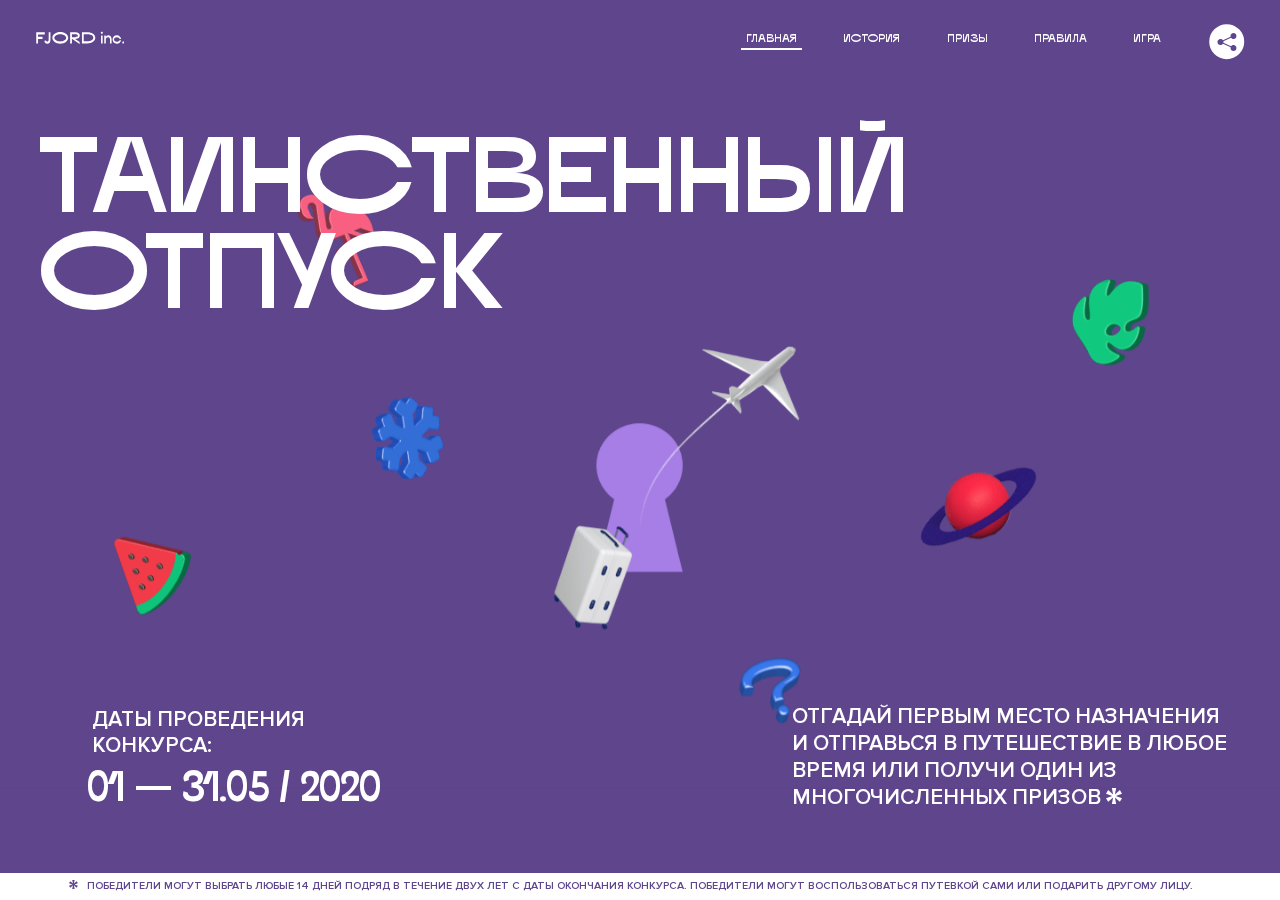
<file: 1/index.html>
<!DOCTYPE html>
<html lang="ru">
<head>
  <meta charset="UTF-8">
  <meta name="description" content="">
  <meta name="viewport" content="width=device-width, initial-scale=1.0">
  <meta http-equiv="X-UA-Compatible" content="ie=edge">
  <title>Mysterious Vacation</title>
  <link rel="stylesheet" href="css/style.min.css">
<link href="css/style.min.css" rel="stylesheet">  <base href="https://htmlacademy-animation.github.io/392837-magic-vacation-1/1/">
</head>
<body>

  <header class="page-header js-header">
    <div class="page-header__wrapper">
      <a href="#" class="page-header__logo" aria-label="Перейти на страницу FJORD.Inc">
        <svg width="100" height="15" viewBox="0 0 100 15" fill="none" xmlns="http://www.w3.org/2000/svg">
          <path d="M0.26 1.4V14H2.276V8.906H7.334V6.44H2.276V3.848H9.872V1.4H0.26ZM12.733 14.36C15.127 14.36 16.243 12.65 16.243 9.5V1.4H14.263V8.96C14.263 11.21 13.723 11.876 12.733 11.876C11.833 11.876 11.473 11.3 11.347 10.58L9.36702 10.94C9.63702 13.046 10.663 14.36 12.733 14.36ZM18.3918 7.7C18.3918 11.372 22.3878 14.36 27.3198 14.36C32.2518 14.36 36.2478 11.372 36.2478 7.7C36.2478 4.028 32.2518 1.04 27.3198 1.04C22.3878 1.04 18.3918 4.028 18.3918 7.7ZM20.6058 7.7C20.6058 5.378 23.6118 3.524 27.3198 3.524C30.9918 3.524 33.9798 5.378 33.9798 7.7C33.9798 10.004 30.9918 11.858 27.3198 11.858C23.6118 11.858 20.6058 10.004 20.6058 7.7ZM40.403 14V8.906H40.799L49.079 14.702V12.38L44.039 8.906H44.201C47.999 8.906 49.277 7.304 49.277 5.162C49.277 3.092 47.999 1.4 44.201 1.4H38.387V14H40.403ZM43.535 3.722C45.785 3.722 47.045 4.136 47.045 5.432C47.045 6.764 45.785 7.034 43.535 7.034H40.403V3.722H43.535ZM51.6936 1.382V14H57.8676C62.7456 14 66.7236 11.534 66.7236 7.7C66.7236 3.848 62.7456 1.382 57.8676 1.382H51.6936ZM53.7096 11.624V3.722H57.5436C61.5396 3.722 64.4916 5.018 64.4916 7.7C64.4916 10.238 61.5396 11.624 57.5436 11.624H53.7096ZM73.1832 14.018H74.9832V5H73.1832V14.018ZM72.9132 1.976C72.9132 2.57 73.3992 3.092 74.0832 3.092C74.7492 3.092 75.2352 2.57 75.2352 1.976C75.2352 1.382 74.7672 0.805999 74.0832 0.805999C73.3812 0.805999 72.9132 1.382 72.9132 1.976ZM76.7867 14H78.5687V9.104C78.7487 8.006 79.5947 6.962 81.0887 6.962C82.1147 6.962 83.2667 7.448 83.2667 9.554V14H85.0487V9.014C85.0487 6.152 83.2307 4.73 81.3587 4.73C79.9187 4.73 79.0727 5.558 78.5687 6.854V5H76.7867V14ZM90.9898 14.27C93.5098 14.27 95.3818 12.506 95.7238 10.328H94.0498C93.7258 11.3 92.6998 12.02 90.9898 12.02C88.8478 12.02 87.7678 10.922 87.7678 9.59C87.7678 8.24 88.8478 6.962 90.9898 6.962C92.7538 6.962 93.7978 7.844 94.0858 8.924H95.7418C95.4358 6.71 93.6178 4.73 90.9898 4.73C88.0918 4.73 86.1298 7.124 86.1298 9.59C86.1298 12.074 88.1278 14.27 90.9898 14.27ZM97.0693 12.938C97.0693 13.658 97.5553 14.144 98.2753 14.144C98.9953 14.144 99.4813 13.658 99.4813 12.938C99.4813 12.2 98.9953 11.714 98.2753 11.714C97.5553 11.714 97.0693 12.2 97.0693 12.938Z" fill="currentColor"></path>
        </svg>
      </a>
      <button class="page-header__toggler js-menu-toggler" type="button" aria-label="Управление мобильным меню"><span>Меню</span></button>
      <nav class="page-header__nav">
        <div class="page-header__menu js-menu" id="menu">
          <ul>
            <li>
              <a class="js-menu-link active" href="#top" data-href="top">главная</a>
            </li>
            <li>
              <a class="js-menu-link" href="#story" data-href="story">история</a>
            </li>
            <li>
              <a class="js-menu-link" href="#prizes" data-href="prizes">призы</a>
            </li>
            <li>
              <a class="js-menu-link" href="#rules" data-href="rules">правила</a>
            </li>
            <li>
              <a class="js-menu-link" href="#game" data-href="game">игра</a>
            </li>
          </ul>
        </div>
        <div class="page-header__social">
          <div class="social-block js-social-block">
            <button class="social-block__toggler" aria-label="Управлять блоком с социальными кнопками">
              <svg width="24" height="22" viewBox="0 0 24 22" fill="none" xmlns="http://www.w3.org/2000/svg">
                <path d="M19.6721 7.43664C21.6273 7.43664 23.213 5.85095 23.213 3.89566C23.213 1.94037 21.6273 0.354675 19.6721 0.354675C17.7168 0.354675 16.1311 1.94037 16.1311 3.89566C16.1311 4.19968 16.1728 4.49178 16.2458 4.77345L7.21751 8.95527C6.57519 8.05214 5.52303 7.46049 4.33078 7.46049C2.37549 7.46049 0.789795 9.04618 0.789795 11.0015C0.789795 12.9568 2.37549 14.5425 4.33078 14.5425C5.52303 14.5425 6.57668 13.9508 7.21751 13.0477L16.2458 17.2295C16.1743 17.5112 16.1311 17.8033 16.1311 18.1073C16.1311 20.0626 17.7168 21.6483 19.6721 21.6483C21.6273 21.6483 23.213 20.0626 23.213 18.1073C23.213 16.152 21.6273 14.5663 19.6721 14.5663C18.4798 14.5663 17.4262 15.158 16.7853 16.0611L7.75701 11.8793C7.82854 11.5976 7.87176 11.3055 7.87176 11.0015C7.87176 10.6974 7.83003 10.4053 7.75701 10.1237L16.7853 5.94186C17.4262 6.84499 18.4783 7.43664 19.6721 7.43664Z" fill="currentColor"></path>
              </svg>
            </button>
            <ul class="social-block__list">
              <li>
                <a class="social-block__link social-block__link--fb" href="#" aria-label="Мы на Facebook">
                  <svg width="8" height="17" viewBox="0 0 8 17" fill="none" xmlns="http://www.w3.org/2000/svg">
                    <path d="M4.24646 16.9899H1.09275L1.05793 8.49828H0V5.30707H1.05793V3.81124C1.05793 1.42084 2.57654 0 5.21735 0H7.41758V3.18585H5.30841C4.28262 3.18585 4.2478 3.48582 4.2478 4.24914V5.30707H7.42964L7.16716 8.49828H4.2478V16.9899H4.24646Z" fill="currentColor"></path>
                  </svg>
                </a>
              </li>
              <li>
                <a class="social-block__link social-block__link--insta" href="#" aria-label="Мы в Instagram">
                  <svg width="15" height="15" viewBox="0 0 15 15" fill="none" xmlns="http://www.w3.org/2000/svg">
                    <path d="M11.0197 0H4.19806C2.14246 0 0.471191 1.66993 0.471191 3.72285V10.5499C0.471191 12.6082 2.14112 14.2727 4.19806 14.2727H11.0197C13.0753 14.2727 14.7466 12.6082 14.7466 10.5499V3.72285C14.7466 1.67127 13.0753 0 11.0197 0ZM11.0197 12.4849H4.19806C3.13076 12.4849 2.26432 11.6158 2.26432 10.5512V3.72419C2.26432 2.65956 3.13076 1.79715 4.19806 1.79715H11.0197C12.087 1.79715 12.9535 2.6609 12.9535 3.72419V10.5512C12.9535 11.6145 12.087 12.4849 11.0197 12.4849Z" fill="currentColor"></path>
                    <path d="M7.60887 3.11084C5.38989 3.11084 3.58203 4.9187 3.58203 7.14036C3.58203 9.35532 5.38989 11.1645 7.60887 11.1645C9.83053 11.1645 11.6357 9.35666 11.6357 7.14036C11.6357 4.9187 9.83053 3.11084 7.60887 3.11084ZM7.60887 9.36871C6.37551 9.36871 5.37784 8.37372 5.37784 7.14036C5.37784 5.90699 6.37551 4.90665 7.60887 4.90665C8.83822 4.90665 9.84259 5.90833 9.84259 7.14036C9.84392 8.37238 8.83822 9.36871 7.60887 9.36871Z" fill="currentColor"></path>
                    <path d="M11.3573 2.35962C10.8256 2.35962 10.3931 2.79752 10.3931 3.32381C10.3931 3.85546 10.8256 4.29336 11.3573 4.29336C11.8862 4.29336 12.3215 3.85546 12.3215 3.32381C12.3215 2.79752 11.8862 2.35962 11.3573 2.35962Z" fill="currentColor"></path>
                  </svg>
                </a>
              </li>
              <li>
                <a class="social-block__link social-block__link--vk" href="#" aria-label="Мы ВКонтакте">
                  <svg width="17" height="10" viewBox="0 0 17 10" fill="none" xmlns="http://www.w3.org/2000/svg">
                    <path d="M14.1234 4.9002C14.1234 4.9002 16.3623 1.72708 16.5866 0.680242C16.6595 0.312285 16.4947 0.103188 16.1069 0.103188C16.1069 0.103188 14.8193 0.103188 14.168 0.103188C13.7235 0.103188 13.5587 0.293278 13.4235 0.579768C13.4235 0.579768 12.3724 2.82553 11.0969 4.24712C10.6861 4.70333 10.4781 4.84318 10.2511 4.84318C10.0646 4.84318 9.98625 4.6911 9.98625 4.27834V0.649016C9.98625 0.147997 9.92545 0.00135496 9.5066 0.00135496H6.39628C6.15578 0.00135496 6.0085 0.134417 6.0085 0.324506C6.0085 0.801084 6.73406 0.908351 6.73406 2.20231V4.87305C6.73406 5.40529 6.70569 5.61575 6.45303 5.61575C5.78016 5.61575 4.19528 3.30618 3.30623 0.678887C3.12923 0.145282 2.93737 0 2.43475 0H0.486409C0.205373 0 0 0.190085 0 0.476576C0 0.991172 0.60666 3.40801 2.99277 6.64358C4.59927 8.8201 6.70569 10 8.60269 10C9.76196 10 10.0416 9.80312 10.0416 9.31432V7.63883C10.0416 7.22607 10.2065 7.04956 10.4429 7.04956C10.7078 7.04956 11.1847 7.13238 12.2805 8.22268C13.5843 9.47862 13.6762 10 14.3896 10H16.5676C16.7919 10 17 9.89273 17 9.52342C17 9.02919 16.3623 8.15343 15.384 7.10659C14.9801 6.56755 14.3302 5.98914 14.1248 5.72301C13.8275 5.40801 13.9154 5.23014 14.1234 4.9002Z" fill="currentColor"></path>
                  </svg>
                </a>
              </li>
            </ul>
          </div>
        </div>
      </nav>
    </div>
  </header>

  <main class="page-content">

    <section class="animation-screen"></section>

    <section class="screen screen--hidden screen--intro js-scrollspy" id="top">
      <div class="screen__wrapper">
        <div class="intro">
          <h1 class="intro__title">Таинственный отпуск</h1>
          <div class="intro__content">
            <div class="intro__info">
              <p class="intro__label">Даты проведения конкурса:</p>
              <p class="intro__date">01 — 31.05 / 2020</p>
            </div>
            <div class="intro__message">
              <p>
                Отгадай первым место назначения и&nbsp;отправься в&nbsp;путешествие в&nbsp;любое время или получи один из многочисленных призов
                <svg width="16" height="16" viewBox="0 0 10 10" fill="none" xmlns="http://www.w3.org/2000/svg">
                  <path d="M0 6.35337L3.90271 4.99012L0 3.64663L1.34615 1.32374L4.44287 4.01073L3.67364 0H6.34615L5.57692 4.01073L8.65385 1.32374L10 3.64663L6.13405 4.99012L10 6.35337L8.65385 8.65651L5.57692 5.98927L6.34615 10H3.67364L4.44287 5.96952L1.34615 8.65651L0 6.35337Z" fill="currentColor"></path>
                </svg>
              </p>
            </div>
          </div>
        </div>
      </div>
      <div class="screen__footer js-footer">
        <button class="screen__footer-enlarge js-footer-toggler" type="button" aria-label="Показать сообщение">
          <svg width="10" height="10" viewBox="0 0 10 10" fill="none" xmlns="http://www.w3.org/2000/svg">
            <path d="M0 6.35337L3.90271 4.99012L0 3.64663L1.34615 1.32374L4.44287 4.01073L3.67364 0H6.34615L5.57692 4.01073L8.65385 1.32374L10 3.64663L6.13405 4.99012L10 6.35337L8.65385 8.65651L5.57692 5.98927L6.34615 10H3.67364L4.44287 5.96952L1.34615 8.65651L0 6.35337Z" fill="currentColor"></path>
          </svg>
        </button>
        <button class="screen__footer-collapse js-footer-toggler" type="button" aria-label="Скрыть сообщение">
          <svg width="13" height="13" viewBox="0 0 13 13" fill="none" xmlns="http://www.w3.org/2000/svg">
            <line x1="12.3536" y1="0.353553" x2="0.738349" y2="11.9688" stroke="currentColor"></line>
            <line x1="0.738319" y1="0.539925" x2="12.3535" y2="12.1551" stroke="currentColor"></line>
          </svg>
        </button>
        <div class="screen__footer-wrapper">
          <div class="screen__footer-announce">
            <p class="screen__footer-label">Даты проведения конкурса:</p>
            <p class="screen__footer-date">01 — 31.05 / 2020</p>
          </div>
          <div class="screen__footer-note">
            <p>
              <svg width="10" height="10" viewBox="0 0 10 10" fill="none" xmlns="http://www.w3.org/2000/svg">
                <path d="M0 6.35337L3.90271 4.99012L0 3.64663L1.34615 1.32374L4.44287 4.01073L3.67364 0H6.34615L5.57692 4.01073L8.65385 1.32374L10 3.64663L6.13405 4.99012L10 6.35337L8.65385 8.65651L5.57692 5.98927L6.34615 10H3.67364L4.44287 5.96952L1.34615 8.65651L0 6.35337Z" fill="currentColor"></path>
              </svg>
              <span>Победители могут выбрать любые 14 дней подряд в&nbsp;течение двух лет с&nbsp;даты окончания конкурса. Победители могут воспользоваться путевкой сами или подарить другому лицу.</span>
            </p>
          </div>
        </div>
      </div>
    </section>

    <section class="screen screen--hidden screen--story js-scrollspy" id="story">

      <div class="slider swiper-container js-slider">

        <div class="swiper-wrapper">

          <div class="slider__item swiper-slide">
            <h2 class="slider__item-title">История</h2>
            <p class="slider__item-text">Джеймс Таргет был основателем компании &laquo;Fjord Inc.&raquo;. С&nbsp;1965 года &laquo;Fjord Inc.&raquo; прославилась надёжными и&nbsp;удобными чемоданами и&nbsp;аксессуарами для туристов.</p>
          </div>

          <div class="slider__item swiper-slide">
            <p class="slider__item-text">Когда Джеймсу было 7&nbsp;лет, в&nbsp;их&nbsp;доме гостил дядюшка и&nbsp;развлекал детей рассказами о&nbsp;своей поездке в&nbsp;место, показавшееся малышу Таргету невероятным. Тогда Джеймс решил, что однажды посетит его, но&nbsp;не&nbsp;будет рассказывать о&nbsp;мечте, пока не&nbsp;осуществит.</p>
          </div>

          <div class="slider__item swiper-slide">
            <p class="slider__item-text">Джеймс Таргет стал увлеченным путешественником. Он&nbsp;посетил 5&nbsp;континентов, 126&nbsp;стран.</p>
          </div>

          <div class="slider__item swiper-slide">
            <p class="slider__item-text">Он&nbsp;сплавлялся по&nbsp;Амазонке и&nbsp;погружался в&nbsp;пещеры Франции, медитировал в&nbsp;горах Тибета и&nbsp;пожимал руку вождя племени Акугауа.</p>
          </div>

          <div class="slider__item swiper-slide">
            <p class="slider__item-text">Из&nbsp;своих поездок Джеймс Таргет привозил идеи, как сделать свои чемоданы &laquo;Fjord Inc.&raquo; удобными и&nbsp;приспособленными к&nbsp;разным дорожным условиям.</p>
          </div>

          <div class="slider__item swiper-slide">
            <p class="slider__item-text">Всё это время Джеймс не&nbsp;оставлял идею поездки своей мечты. Однако, как только он&nbsp;брался за&nbsp;планирование, возникали препятствия, не&nbsp;позволяющие отправиться туда.</p>
          </div>

          <div class="slider__item swiper-slide">
            <p class="slider__item-text">В&nbsp;возрасте 67&nbsp;лет Джеймс Таргет попал под лавину и&nbsp;погиб. В&nbsp;своём завещании он&nbsp;поручил отправить в&nbsp;заветное путешествие трёх смельчаков, единых с&nbsp;ним духом.</p>
          </div>

          <div class="slider__item swiper-slide">
            <p class="slider__item-text">Тех, кто сможет узнать таинственное место, задавая вопросы специально обученному ИИ&nbsp;&laquo;Соне&raquo;, ждет фантастическое путешествие.</p>
          </div>
        </div>
        <div class="slider__controls">
          <button class="slider__control slider__control--prev js-control-prev" type="button" aria-label="Показать предыдущую историю">
            <svg width="12" height="22" viewBox="0 0 12 22" fill="none" xmlns="http://www.w3.org/2000/svg">
              <path d="M11 1L1 11L11 21" stroke="currentColor" stroke-width="2" stroke-linejoin="round"></path>
            </svg>
          </button>
          <button class="slider__control slider__control--next js-control-next" type="button" aria-label="Показать следующую историю">
            <svg width="12" height="22" viewBox="0 0 12 22" fill="none" xmlns="http://www.w3.org/2000/svg">
              <path d="M1 1L11 11L1 21" stroke="currentColor" stroke-width="2" stroke-linejoin="round"></path>
            </svg>
          </button>
        </div>
        <div class="slider__pagination swiper-pagination"></div>
      </div>
    </section>

    <section class="screen screen--hidden screen--prizes js-scrollspy" id="prizes">
      <div class="screen__wrapper">
        <div class="prizes">
          <h2 class="prizes__title">ПРизы</h2>
          <div class="prizes__lead">
            <p>Найди ответ и&nbsp;получи один из&nbsp;призов:</p>
          </div>
          <ul class="prizes__list">
            <li class="prizes__item prizes__item--journeys">
              <div class="prizes__icon">
                <picture>
                  <source srcset="img/prize1-mob.svg" media="(orientation: portrait)">
                  <img src="img/prize1.svg" alt="">
                </picture>
              </div>
              <p class="prizes__desc">
                <b>3</b>
                <span>загадочных путешествия</span>
              </p>
            </li>
            <li class="prizes__item prizes__item--cases">
              <div class="prizes__icon">
                <picture>
                  <source srcset="img/prize2-mob.svg" media="(orientation: portrait)">
                  <img src="img/prize2.svg" alt="">
                </picture>
              </div>
              <p class="prizes__desc">
                <b>7</b>
                <span>надежных чемоданов</span>
              </p>
            </li>
            <li class="prizes__item prizes__item--codes">
              <div class="prizes__icon">
                <picture>
                  <source srcset="img/prize3-mob.svg" media="(orientation: portrait)">
                  <img src="img/prize3.svg" alt="">
                </picture>
              </div>
              <p class="prizes__desc">
                <b>900</b>
                <span>
                  промокодов на&nbsp;скидку 15%
                  <svg width="10" height="10" viewBox="0 0 10 10" fill="none" xmlns="http://www.w3.org/2000/svg">
                    <path d="M0 6.35337L3.90271 4.99012L0 3.64663L1.34615 1.32374L4.44287 4.01073L3.67364 0H6.34615L5.57692 4.01073L8.65385 1.32374L10 3.64663L6.13405 4.99012L10 6.35337L8.65385 8.65651L5.57692 5.98927L6.34615 10H3.67364L4.44287 5.96952L1.34615 8.65651L0 6.35337Z" fill="currentColor"></path>
                  </svg>
                </span>
              </p>
            </li>
          </ul>
        </div>
      </div>
      <div class="screen__footer js-footer">
        <button class="screen__footer-enlarge js-footer-toggler" type="button" aria-label="Показать сообщение">
          <svg width="10" height="10" viewBox="0 0 10 10" fill="none" xmlns="http://www.w3.org/2000/svg">
            <path d="M0 6.35337L3.90271 4.99012L0 3.64663L1.34615 1.32374L4.44287 4.01073L3.67364 0H6.34615L5.57692 4.01073L8.65385 1.32374L10 3.64663L6.13405 4.99012L10 6.35337L8.65385 8.65651L5.57692 5.98927L6.34615 10H3.67364L4.44287 5.96952L1.34615 8.65651L0 6.35337Z" fill="currentColor"></path>
          </svg>
        </button>
        <button class="screen__footer-collapse js-footer-toggler" type="button" aria-label="Скрыть сообщение">
          <svg width="13" height="13" viewBox="0 0 13 13" fill="none" xmlns="http://www.w3.org/2000/svg">
            <line x1="12.3536" y1="0.353553" x2="0.738349" y2="11.9688" stroke="currentColor"></line>
            <line x1="0.738319" y1="0.539925" x2="12.3535" y2="12.1551" stroke="currentColor"></line>
          </svg>
        </button>
        <div class="screen__footer-wrapper">
          <div class="screen__footer-announce">
            <p class="screen__footer-label">Даты проведения конкурса:</p>
            <p class="screen__footer-date">01 — 31.05 / 2020</p>
          </div>
          <div class="screen__footer-note">
            <p>
              <svg width="10" height="10" viewBox="0 0 10 10" fill="none" xmlns="http://www.w3.org/2000/svg">
                <path d="M0 6.35337L3.90271 4.99012L0 3.64663L1.34615 1.32374L4.44287 4.01073L3.67364 0H6.34615L5.57692 4.01073L8.65385 1.32374L10 3.64663L6.13405 4.99012L10 6.35337L8.65385 8.65651L5.57692 5.98927L6.34615 10H3.67364L4.44287 5.96952L1.34615 8.65651L0 6.35337Z" fill="currentColor"></path>
              </svg>
              <span>Скидка&nbsp;15% на&nbsp;единоразовое приобретение путёвки с&nbsp;1&nbsp;июня 2020 по&nbsp;31&nbsp;мая 2022&nbsp;года. Суммируется с&nbsp;другими акциями</span>
            </p>
          </div>
        </div>
      </div>
    </section>

    <section class="screen screen--hidden screen--rules js-scrollspy" id="rules">
      <div class="screen__wrapper">
        <div class="rules">
          <h2 class="rules__title">Правила</h2>
          <div class="rules__lead">
            <p>Для того чтобы получить наследство Джеймса Таргета, тебе нужно выведать у&nbsp;&laquo;Сони&raquo;, куда предстоит отправиться тебе в&nbsp;случае победы</p>
          </div>
          <ol class="rules__list">
            <li class="rules__item">
              <p>Тебе отводится <br>5&nbsp;минут</p>
            </li>
            <li class="rules__item">
              <p>Задавай любые вопросы в&nbsp;текстовом поле</p>
            </li>
            <li class="rules__item">
              <p>Нажимай кнопку &laquo;Узнать&raquo;, чтобы получить ответ</p>
            </li>
            <li class="rules__item">
              <p>&laquo;Соня&raquo; может отвечать только&nbsp;Да или Нет</p>
            </li>
          </ol>
          <a href="#game" class="rules__link btn">Погнали!</a>
        </div>
      </div>
      <div class="screen__disclaimer">
        <div class="disclaimer">
          <ul>
            <li>
              <a href="#">Правовая информация</a>
            </li>
            <li>
              <a href="#">Подробные правила</a>
            </li>
          </ul>
        </div>
      </div>
    </section>

    <section class="screen screen--hidden screen--game js-scrollspy" id="game">
      <div class="screen__wrapper">
        <div class="game">
          <div class="game__header">
            <h2 class="game__title">Игра</h2>
            <div class="game__counter">
              <span>05</span>:<span>00</span>
            </div>
          </div>
          <div class="game__body">
            <div class="chat">
              <div class="chat__body js-chat">
                <ul class="chat__list" id="messages"></ul>
              </div>
              <div class="chat__footer">
                <form action="#" method="post" class="form" id="message-form">
                  <label for="message-field" class="visually-hidden">Поле для ввода вопроса</label>
                  <input type="text" class="form__field" id="message-field">
                  <button class="form__button btn">
                    Узнать
                    <svg width="18" height="19" viewBox="0 0 18 19" fill="none" xmlns="http://www.w3.org/2000/svg">
                      <path stroke="currentColor" stroke-width="2" d="M9 19V1"></path>
                      <path d="M1 9l8-8 8 8" stroke="currentColor" stroke-width="2" stroke-linejoin="round"></path>
                    </svg>
                  </button>
                </form>
              </div>
            </div>
          </div>
          <!-- временные кнопки для показа результата -->
          <div class="game__buttons">
            <button class="game__button btn js-show-result" type="button" data-target="result">Положительный результат</button>
            <button class="game__button btn js-show-result" type="button" data-target="result2">Положительный результат - 2</button>
            <button class="game__button btn js-show-result" type="button" data-target="result3">Отрицательный результат</button>
          </div>
        </div>
      </div>
    </section>

    <section class="screen screen--hidden screen--result" id="result">
      <div class="screen__wrapper">
        <div class="result result--trip">
          <div class="result__image">
            <picture>
              <source srcset="img/result1-mob.png 1x, img/result1-mob@2x.png 2x" media="(max-width: 768px) and (orientation: portrait)">
              <img src="img/result1.png" srcset="img/result1@2x.png 2x" alt="">
            </picture>
          </div>
          <h2 class="result__title">
            <span class="visually-hidden">ПОбеда!</span>
            <svg xmlns="http://www.w3.org/2000/svg" viewBox="0 0 568.85 109.24">
              <path d="M16,24.44V92H2.6V8H75V92H61.52V24.44H16Z" transform="translate(-2.1 -1.5)" fill="none" stroke="currentColor"></path>
              <path d="M148.76,5.6c32.88,0,59.52,19.92,59.52,44.4s-26.64,44.4-59.52,44.4S89.24,74.48,89.24,50,115.88,5.6,148.76,5.6Zm0,72.12c24.48,0,44.4-12.36,44.4-27.72s-19.92-27.84-44.4-27.84C124,22.16,104,34.52,104,50S124,77.72,148.76,77.72Z" transform="translate(-2.1 -1.5)" fill="none" stroke="currentColor"></path>
              <path d="M287.36,8V24.44H236v14.4h25.32c25.44,0,34,11.16,34,26.52,0,15.6-8.52,26.64-34,26.64H222.56V8h64.8ZM256.88,76.52c15.12,0,23.52-2,23.52-11.52S272,54.44,256.88,54.44H236V76.52h20.88Z" transform="translate(-2.1 -1.5)" fill="none" stroke="currentColor"></path>
              <path d="M371.47,8V24.44H320.84V41.6h33.6V58h-33.6V75.56h50.64V92H307.4V8h64.08Z" transform="translate(-2.1 -1.5)" fill="none" stroke="currentColor"></path>
              <path d="M382.39,110.24V75.56h7.44c4.56-4.68,7.8-18.36,8.76-56L399,8h48.6V75.56h10v34.68H442.87V92H397v18.24H382.39Zm51.72-34.68V24.44H411.55v3.12c-0.48,22.44-3.24,37.68-7.2,48h29.76Z" transform="translate(-2.1 -1.5)" fill="none" stroke="currentColor"></path>
              <path d="M463.75,92l28-84h27.12l28.08,84H533.47l-7.8-23.52h-37.8L480.07,92H463.75Zm56.64-40L507,11.84,493.51,52h26.88Z" transform="translate(-2.1 -1.5)" fill="none" stroke="currentColor"></path>
              <path d="M554.12,70.4L555.55,2H569l1.44,68.4H554.12Zm8.28,6.36c4.8,0,8,3.24,8,8.16a8,8,0,1,1-16.08,0C554.35,80,557.59,76.76,562.39,76.76Z" transform="translate(-2.1 -1.5)" fill="none" stroke="currentColor"></path>
            </svg>
          </h2>
          <div class="result__text">
            <p>ты&nbsp;отправляешься в&nbsp;Арктику!</p>
          </div>
          <div class="result__form">
            <form action="#" method="post" class="form form--result">
              <label for="email-field" class="form__label">зарегистрируй результат</label>
              <input type="email" class="form__field" id="email-field" placeholder="e-mail для регистации результата и получения приза" required="">
              <button class="form__button btn">
                отправить
                <svg width="18" height="19" viewBox="0 0 18 19" fill="none" xmlns="http://www.w3.org/2000/svg">
                  <path stroke="currentColor" stroke-width="2" d="M9 19V1"></path>
                  <path d="M1 9l8-8 8 8" stroke="currentColor" stroke-width="2" stroke-linejoin="round"></path>
                </svg>
              </button>
            </form>
          </div>
        </div>
      </div>
    </section>

    <section class="screen screen--hidden screen--result" id="result2">
      <div class="screen__wrapper">
        <div class="result result--prize">
          <div class="result__image">
            <picture>
              <source srcset="img/result2-mob.png 1x, img/result2-mob@2x.png 2x" media="(max-width: 768px) and (orientation: portrait)">
              <img src="img/result2.png" srcset="img/result2@2x.png 2x" alt="">
            </picture>
          </div>
          <h2 class="result__title">
            <span class="visually-hidden">ПОбеда!</span>
            <svg xmlns="http://www.w3.org/2000/svg" viewBox="0 0 568.85 109.24">
              <path d="M16,24.44V92H2.6V8H75V92H61.52V24.44H16Z" transform="translate(-2.1 -1.5)" fill="none" stroke="currentColor"></path>
              <path d="M148.76,5.6c32.88,0,59.52,19.92,59.52,44.4s-26.64,44.4-59.52,44.4S89.24,74.48,89.24,50,115.88,5.6,148.76,5.6Zm0,72.12c24.48,0,44.4-12.36,44.4-27.72s-19.92-27.84-44.4-27.84C124,22.16,104,34.52,104,50S124,77.72,148.76,77.72Z" transform="translate(-2.1 -1.5)" fill="none" stroke="currentColor"></path>
              <path d="M287.36,8V24.44H236v14.4h25.32c25.44,0,34,11.16,34,26.52,0,15.6-8.52,26.64-34,26.64H222.56V8h64.8ZM256.88,76.52c15.12,0,23.52-2,23.52-11.52S272,54.44,256.88,54.44H236V76.52h20.88Z" transform="translate(-2.1 -1.5)" fill="none" stroke="currentColor"></path>
              <path d="M371.47,8V24.44H320.84V41.6h33.6V58h-33.6V75.56h50.64V92H307.4V8h64.08Z" transform="translate(-2.1 -1.5)" fill="none" stroke="currentColor"></path>
              <path d="M382.39,110.24V75.56h7.44c4.56-4.68,7.8-18.36,8.76-56L399,8h48.6V75.56h10v34.68H442.87V92H397v18.24H382.39Zm51.72-34.68V24.44H411.55v3.12c-0.48,22.44-3.24,37.68-7.2,48h29.76Z" transform="translate(-2.1 -1.5)" fill="none" stroke="currentColor"></path>
              <path d="M463.75,92l28-84h27.12l28.08,84H533.47l-7.8-23.52h-37.8L480.07,92H463.75Zm56.64-40L507,11.84,493.51,52h26.88Z" transform="translate(-2.1 -1.5)" fill="none" stroke="currentColor"></path>
              <path d="M554.12,70.4L555.55,2H569l1.44,68.4H554.12Zm8.28,6.36c4.8,0,8,3.24,8,8.16a8,8,0,1,1-16.08,0C554.35,80,557.59,76.76,562.39,76.76Z" transform="translate(-2.1 -1.5)" fill="none" stroke="currentColor"></path>
            </svg>
          </h2>
          <div class="result__text">
            <p>чемодан &laquo;Fjord&nbsp;Inc.&raquo;&nbsp;твой</p>
          </div>
          <div class="result__form">
            <form action="#" method="post" class="form form--result">
              <label for="email-field2" class="form__label">зарегистрируй результат</label>
              <input type="email" class="form__field" id="email-field2" placeholder="e-mail для регистации результата и получения приза" required="">
              <button class="form__button btn">
                отправить
                <svg width="18" height="19" viewBox="0 0 18 19" fill="none" xmlns="http://www.w3.org/2000/svg">
                  <path stroke="currentColor" stroke-width="2" d="M9 19V1"></path>
                  <path d="M1 9l8-8 8 8" stroke="currentColor" stroke-width="2" stroke-linejoin="round"></path>
                </svg>
              </button>
            </form>
          </div>
        </div>
      </div>
    </section>

    <section class="screen screen--hidden screen--result" id="result3">
      <div class="screen__wrapper">
        <div class="result result--negative">
          <div class="result__image">
            <picture>
              <source srcset="img/result3-mob.png 1x, img/result3-mob@2x.png 2x" media="(max-width: 768px) and (orientation: portrait)">
              <img src="img/result3.png" srcset="img/result3@2x.png 2x" alt="">
            </picture>
          </div>
          <h2 class="result__title">
            <span class="visually-hidden">Не угадал!</span>
            <svg xmlns="http://www.w3.org/2000/svg" viewBox="0 0 660.77 109.24">
              <path d="M2.66,92V8H16.1V42.2H53.3V8H66.74V92H53.3V58.64H16.1V92H2.66Z" transform="translate(-2.16 -1.5)" fill="none" stroke="currentColor"></path>
              <path d="M147.62,8V24.44H97V41.6h33.6V58H97V75.56h50.64V92H83.54V8h64.08Z" transform="translate(-2.16 -1.5)" fill="none" stroke="currentColor"></path>
              <path d="M199.22,8l20.52,42.36L235.34,8h16.44l-31,84H204.38l9.48-25.92L185.78,8h13.44Z" transform="translate(-2.16 -1.5)" fill="none" stroke="currentColor"></path>
              <path d="M273.74,24.44V92H260.3V8h50.16V24.44H273.74Z" transform="translate(-2.16 -1.5)" fill="none" stroke="currentColor"></path>
              <path d="M307.1,92l28-84h27.12l28.08,84H376.82L369,68.48h-37.8L323.42,92H307.1Zm56.64-40L350.3,11.84,336.86,52h26.88Z" transform="translate(-2.16 -1.5)" fill="none" stroke="currentColor"></path>
              <path d="M396.38,110.24V75.56h7.44c4.56-4.68,7.8-18.36,8.76-56L412.94,8h48.6V75.56h10v34.68H456.86V92H411v18.24H396.38ZM448.1,75.56V24.44H425.54v3.12c-0.48,22.44-3.24,37.68-7.2,48H448.1Z" transform="translate(-2.16 -1.5)" fill="none" stroke="currentColor"></path>
              <path d="M477.74,92l28-84h27.12L560.9,92H547.46l-7.8-23.52h-37.8L494.06,92H477.74Zm56.64-40-13.44-40.2L507.5,52h26.88Z" transform="translate(-2.16 -1.5)" fill="none" stroke="currentColor"></path>
              <path d="M568.7,76.88a13.77,13.77,0,0,0,5,1c6.6,0,10.44-6.24,12-58.32L586.22,8h46.2V92H619V24.44H598.82l-0.12,3.12C597.14,81,589,94.4,573.74,94.4a28.55,28.55,0,0,1-6.72-.84Z" transform="translate(-2.16 -1.5)" fill="none" stroke="currentColor"></path>
              <path d="M646.1,70.4L647.54,2H661l1.44,68.4H646.1Zm8.28,6.36c4.8,0,8,3.24,8,8.16a8,8,0,0,1-16.08,0C646.34,80,649.58,76.76,654.38,76.76Z" transform="translate(-2.16 -1.5)" fill="none" stroke="currentColor"></path>
            </svg>
          </h2>
          <button class="result__button js-play" type="button">
            не сдавайся!
            <span>
              <svg width="27" height="22" viewBox="0 0 27 22" fill="none" xmlns="http://www.w3.org/2000/svg">
                <path d="M10.6899 1.47998C5.42992 1.47998 1.16992 5.73998 1.16992 11C1.16992 16.26 5.42992 20.52 10.6899 20.52C15.9499 20.52 20.2099 16.26 20.2099 11V7.13998" stroke="currentColor" stroke-width="2" stroke-miterlimit="10"></path>
                <path d="M15.1099 12.5099L20.1499 7.13989L25.3099 12.6299" stroke="currentColor" stroke-width="2" stroke-miterlimit="10" stroke-linejoin="round"></path>
              </svg>
            </span>
          </button>
        </div>
      </div>
    </section>

  </main>

<script src="js/script.js"></script></body>
</html>
</file>
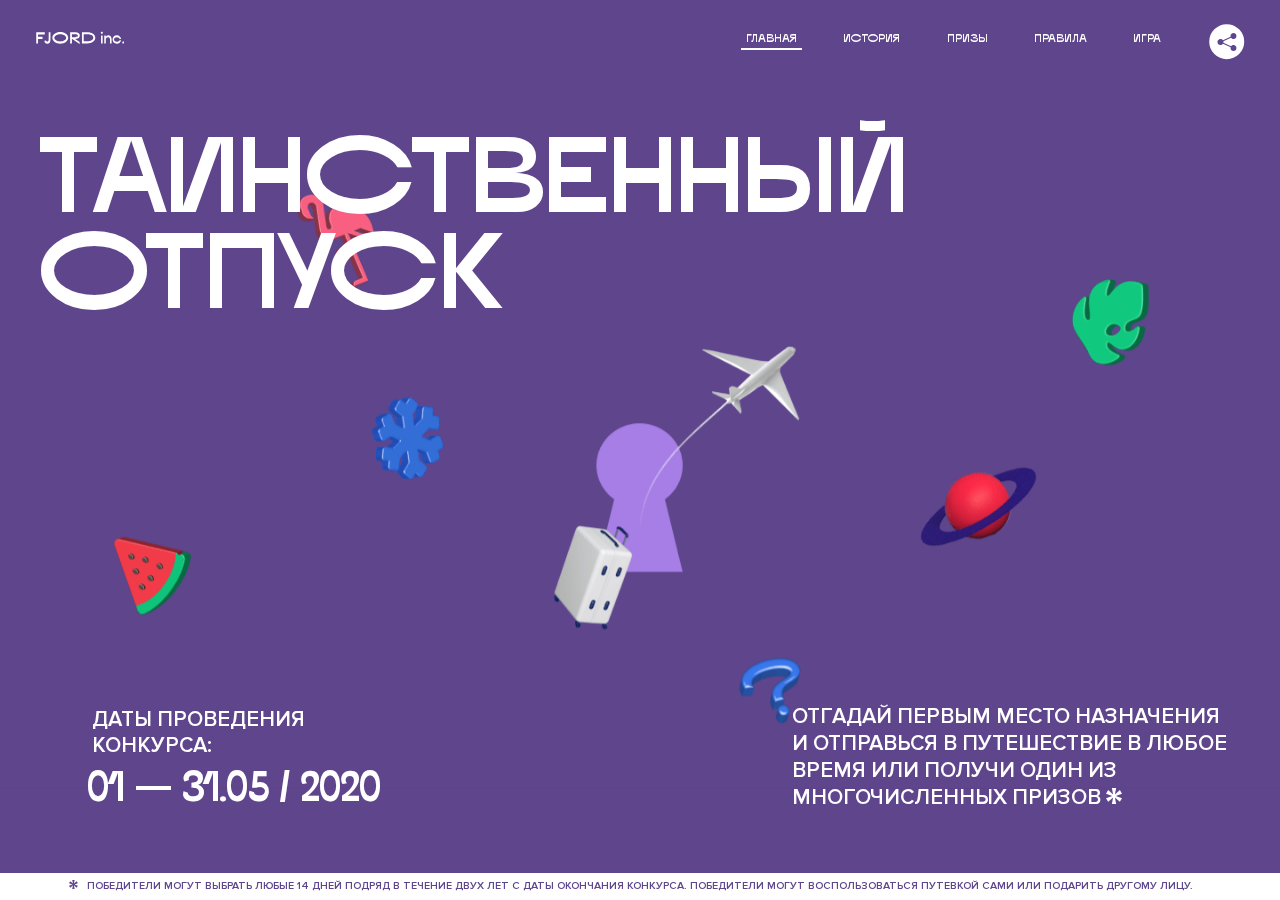
<file: 2/index.html>
<!DOCTYPE html>
<html lang="ru">
<head>
  <meta charset="UTF-8">
  <meta name="description" content="">
  <meta name="viewport" content="width=device-width, initial-scale=1.0">
  <meta http-equiv="X-UA-Compatible" content="ie=edge">
  <title>Mysterious Vacation</title>
  <link rel="stylesheet" href="css/style.min.css">
<link href="css/style.min.css" rel="stylesheet">  <base href="https://htmlacademy-animation.github.io/392837-magic-vacation-1/2/">
</head>
<body>

  <header class="page-header js-header">
    <div class="page-header__wrapper">
      <a href="#" class="page-header__logo" aria-label="Перейти на страницу FJORD.Inc">
        <svg width="100" height="15" viewBox="0 0 100 15" fill="none" xmlns="http://www.w3.org/2000/svg">
          <path d="M0.26 1.4V14H2.276V8.906H7.334V6.44H2.276V3.848H9.872V1.4H0.26ZM12.733 14.36C15.127 14.36 16.243 12.65 16.243 9.5V1.4H14.263V8.96C14.263 11.21 13.723 11.876 12.733 11.876C11.833 11.876 11.473 11.3 11.347 10.58L9.36702 10.94C9.63702 13.046 10.663 14.36 12.733 14.36ZM18.3918 7.7C18.3918 11.372 22.3878 14.36 27.3198 14.36C32.2518 14.36 36.2478 11.372 36.2478 7.7C36.2478 4.028 32.2518 1.04 27.3198 1.04C22.3878 1.04 18.3918 4.028 18.3918 7.7ZM20.6058 7.7C20.6058 5.378 23.6118 3.524 27.3198 3.524C30.9918 3.524 33.9798 5.378 33.9798 7.7C33.9798 10.004 30.9918 11.858 27.3198 11.858C23.6118 11.858 20.6058 10.004 20.6058 7.7ZM40.403 14V8.906H40.799L49.079 14.702V12.38L44.039 8.906H44.201C47.999 8.906 49.277 7.304 49.277 5.162C49.277 3.092 47.999 1.4 44.201 1.4H38.387V14H40.403ZM43.535 3.722C45.785 3.722 47.045 4.136 47.045 5.432C47.045 6.764 45.785 7.034 43.535 7.034H40.403V3.722H43.535ZM51.6936 1.382V14H57.8676C62.7456 14 66.7236 11.534 66.7236 7.7C66.7236 3.848 62.7456 1.382 57.8676 1.382H51.6936ZM53.7096 11.624V3.722H57.5436C61.5396 3.722 64.4916 5.018 64.4916 7.7C64.4916 10.238 61.5396 11.624 57.5436 11.624H53.7096ZM73.1832 14.018H74.9832V5H73.1832V14.018ZM72.9132 1.976C72.9132 2.57 73.3992 3.092 74.0832 3.092C74.7492 3.092 75.2352 2.57 75.2352 1.976C75.2352 1.382 74.7672 0.805999 74.0832 0.805999C73.3812 0.805999 72.9132 1.382 72.9132 1.976ZM76.7867 14H78.5687V9.104C78.7487 8.006 79.5947 6.962 81.0887 6.962C82.1147 6.962 83.2667 7.448 83.2667 9.554V14H85.0487V9.014C85.0487 6.152 83.2307 4.73 81.3587 4.73C79.9187 4.73 79.0727 5.558 78.5687 6.854V5H76.7867V14ZM90.9898 14.27C93.5098 14.27 95.3818 12.506 95.7238 10.328H94.0498C93.7258 11.3 92.6998 12.02 90.9898 12.02C88.8478 12.02 87.7678 10.922 87.7678 9.59C87.7678 8.24 88.8478 6.962 90.9898 6.962C92.7538 6.962 93.7978 7.844 94.0858 8.924H95.7418C95.4358 6.71 93.6178 4.73 90.9898 4.73C88.0918 4.73 86.1298 7.124 86.1298 9.59C86.1298 12.074 88.1278 14.27 90.9898 14.27ZM97.0693 12.938C97.0693 13.658 97.5553 14.144 98.2753 14.144C98.9953 14.144 99.4813 13.658 99.4813 12.938C99.4813 12.2 98.9953 11.714 98.2753 11.714C97.5553 11.714 97.0693 12.2 97.0693 12.938Z" fill="currentColor"></path>
        </svg>
      </a>
      <button class="page-header__toggler js-menu-toggler" type="button" aria-label="Управление мобильным меню"><span>Меню</span></button>
      <nav class="page-header__nav">
        <div class="page-header__menu js-menu" id="menu">
          <ul>
            <li>
              <a class="js-menu-link active" href="#top" data-href="top">главная</a>
            </li>
            <li>
              <a class="js-menu-link" href="#story" data-href="story">история</a>
            </li>
            <li>
              <a class="js-menu-link" href="#prizes" data-href="prizes">призы</a>
            </li>
            <li>
              <a class="js-menu-link" href="#rules" data-href="rules">правила</a>
            </li>
            <li>
              <a class="js-menu-link" href="#game" data-href="game">игра</a>
            </li>
          </ul>
        </div>
        <div class="page-header__social">
          <div class="social-block js-social-block">
            <button class="social-block__toggler" aria-label="Управлять блоком с социальными кнопками">
              <svg width="24" height="22" viewBox="0 0 24 22" fill="none" xmlns="http://www.w3.org/2000/svg">
                <path d="M19.6721 7.43664C21.6273 7.43664 23.213 5.85095 23.213 3.89566C23.213 1.94037 21.6273 0.354675 19.6721 0.354675C17.7168 0.354675 16.1311 1.94037 16.1311 3.89566C16.1311 4.19968 16.1728 4.49178 16.2458 4.77345L7.21751 8.95527C6.57519 8.05214 5.52303 7.46049 4.33078 7.46049C2.37549 7.46049 0.789795 9.04618 0.789795 11.0015C0.789795 12.9568 2.37549 14.5425 4.33078 14.5425C5.52303 14.5425 6.57668 13.9508 7.21751 13.0477L16.2458 17.2295C16.1743 17.5112 16.1311 17.8033 16.1311 18.1073C16.1311 20.0626 17.7168 21.6483 19.6721 21.6483C21.6273 21.6483 23.213 20.0626 23.213 18.1073C23.213 16.152 21.6273 14.5663 19.6721 14.5663C18.4798 14.5663 17.4262 15.158 16.7853 16.0611L7.75701 11.8793C7.82854 11.5976 7.87176 11.3055 7.87176 11.0015C7.87176 10.6974 7.83003 10.4053 7.75701 10.1237L16.7853 5.94186C17.4262 6.84499 18.4783 7.43664 19.6721 7.43664Z" fill="currentColor"></path>
              </svg>
            </button>
            <ul class="social-block__list">
              <li>
                <a class="social-block__link social-block__link--fb" href="#" aria-label="Мы на Facebook">
                  <svg width="8" height="17" viewBox="0 0 8 17" fill="none" xmlns="http://www.w3.org/2000/svg">
                    <path d="M4.24646 16.9899H1.09275L1.05793 8.49828H0V5.30707H1.05793V3.81124C1.05793 1.42084 2.57654 0 5.21735 0H7.41758V3.18585H5.30841C4.28262 3.18585 4.2478 3.48582 4.2478 4.24914V5.30707H7.42964L7.16716 8.49828H4.2478V16.9899H4.24646Z" fill="currentColor"></path>
                  </svg>
                </a>
              </li>
              <li>
                <a class="social-block__link social-block__link--insta" href="#" aria-label="Мы в Instagram">
                  <svg width="15" height="15" viewBox="0 0 15 15" fill="none" xmlns="http://www.w3.org/2000/svg">
                    <path d="M11.0197 0H4.19806C2.14246 0 0.471191 1.66993 0.471191 3.72285V10.5499C0.471191 12.6082 2.14112 14.2727 4.19806 14.2727H11.0197C13.0753 14.2727 14.7466 12.6082 14.7466 10.5499V3.72285C14.7466 1.67127 13.0753 0 11.0197 0ZM11.0197 12.4849H4.19806C3.13076 12.4849 2.26432 11.6158 2.26432 10.5512V3.72419C2.26432 2.65956 3.13076 1.79715 4.19806 1.79715H11.0197C12.087 1.79715 12.9535 2.6609 12.9535 3.72419V10.5512C12.9535 11.6145 12.087 12.4849 11.0197 12.4849Z" fill="currentColor"></path>
                    <path d="M7.60887 3.11084C5.38989 3.11084 3.58203 4.9187 3.58203 7.14036C3.58203 9.35532 5.38989 11.1645 7.60887 11.1645C9.83053 11.1645 11.6357 9.35666 11.6357 7.14036C11.6357 4.9187 9.83053 3.11084 7.60887 3.11084ZM7.60887 9.36871C6.37551 9.36871 5.37784 8.37372 5.37784 7.14036C5.37784 5.90699 6.37551 4.90665 7.60887 4.90665C8.83822 4.90665 9.84259 5.90833 9.84259 7.14036C9.84392 8.37238 8.83822 9.36871 7.60887 9.36871Z" fill="currentColor"></path>
                    <path d="M11.3573 2.35962C10.8256 2.35962 10.3931 2.79752 10.3931 3.32381C10.3931 3.85546 10.8256 4.29336 11.3573 4.29336C11.8862 4.29336 12.3215 3.85546 12.3215 3.32381C12.3215 2.79752 11.8862 2.35962 11.3573 2.35962Z" fill="currentColor"></path>
                  </svg>
                </a>
              </li>
              <li>
                <a class="social-block__link social-block__link--vk" href="#" aria-label="Мы ВКонтакте">
                  <svg width="17" height="10" viewBox="0 0 17 10" fill="none" xmlns="http://www.w3.org/2000/svg">
                    <path d="M14.1234 4.9002C14.1234 4.9002 16.3623 1.72708 16.5866 0.680242C16.6595 0.312285 16.4947 0.103188 16.1069 0.103188C16.1069 0.103188 14.8193 0.103188 14.168 0.103188C13.7235 0.103188 13.5587 0.293278 13.4235 0.579768C13.4235 0.579768 12.3724 2.82553 11.0969 4.24712C10.6861 4.70333 10.4781 4.84318 10.2511 4.84318C10.0646 4.84318 9.98625 4.6911 9.98625 4.27834V0.649016C9.98625 0.147997 9.92545 0.00135496 9.5066 0.00135496H6.39628C6.15578 0.00135496 6.0085 0.134417 6.0085 0.324506C6.0085 0.801084 6.73406 0.908351 6.73406 2.20231V4.87305C6.73406 5.40529 6.70569 5.61575 6.45303 5.61575C5.78016 5.61575 4.19528 3.30618 3.30623 0.678887C3.12923 0.145282 2.93737 0 2.43475 0H0.486409C0.205373 0 0 0.190085 0 0.476576C0 0.991172 0.60666 3.40801 2.99277 6.64358C4.59927 8.8201 6.70569 10 8.60269 10C9.76196 10 10.0416 9.80312 10.0416 9.31432V7.63883C10.0416 7.22607 10.2065 7.04956 10.4429 7.04956C10.7078 7.04956 11.1847 7.13238 12.2805 8.22268C13.5843 9.47862 13.6762 10 14.3896 10H16.5676C16.7919 10 17 9.89273 17 9.52342C17 9.02919 16.3623 8.15343 15.384 7.10659C14.9801 6.56755 14.3302 5.98914 14.1248 5.72301C13.8275 5.40801 13.9154 5.23014 14.1234 4.9002Z" fill="currentColor"></path>
                  </svg>
                </a>
              </li>
            </ul>
          </div>
        </div>
      </nav>
    </div>
  </header>

  <main class="page-content">

    <section class="animation-screen"></section>

    <section class="screen screen--hidden screen--intro js-scrollspy" id="top">
      <div class="screen__wrapper">
        <div class="intro">
          <h1 class="intro__title">Таинственный отпуск</h1>
          <div class="intro__content">
            <div class="intro__info">
              <p class="intro__label">Даты проведения конкурса:</p>
              <p class="intro__date">01 — 31.05 / 2020</p>
            </div>
            <div class="intro__message">
              <p>
                Отгадай первым место назначения и&nbsp;отправься в&nbsp;путешествие в&nbsp;любое время или получи один из многочисленных призов
                <svg width="16" height="16" viewBox="0 0 10 10" fill="none" xmlns="http://www.w3.org/2000/svg">
                  <path d="M0 6.35337L3.90271 4.99012L0 3.64663L1.34615 1.32374L4.44287 4.01073L3.67364 0H6.34615L5.57692 4.01073L8.65385 1.32374L10 3.64663L6.13405 4.99012L10 6.35337L8.65385 8.65651L5.57692 5.98927L6.34615 10H3.67364L4.44287 5.96952L1.34615 8.65651L0 6.35337Z" fill="currentColor"></path>
                </svg>
              </p>
            </div>
          </div>
        </div>
      </div>
      <div class="screen__footer js-footer">
        <button class="screen__footer-enlarge js-footer-toggler" type="button" aria-label="Показать сообщение">
          <svg width="10" height="10" viewBox="0 0 10 10" fill="none" xmlns="http://www.w3.org/2000/svg">
            <path d="M0 6.35337L3.90271 4.99012L0 3.64663L1.34615 1.32374L4.44287 4.01073L3.67364 0H6.34615L5.57692 4.01073L8.65385 1.32374L10 3.64663L6.13405 4.99012L10 6.35337L8.65385 8.65651L5.57692 5.98927L6.34615 10H3.67364L4.44287 5.96952L1.34615 8.65651L0 6.35337Z" fill="currentColor"></path>
          </svg>
        </button>
        <button class="screen__footer-collapse js-footer-toggler" type="button" aria-label="Скрыть сообщение">
          <svg width="13" height="13" viewBox="0 0 13 13" fill="none" xmlns="http://www.w3.org/2000/svg">
            <line x1="12.3536" y1="0.353553" x2="0.738349" y2="11.9688" stroke="currentColor"></line>
            <line x1="0.738319" y1="0.539925" x2="12.3535" y2="12.1551" stroke="currentColor"></line>
          </svg>
        </button>
        <div class="screen__footer-wrapper">
          <div class="screen__footer-announce">
            <p class="screen__footer-label">Даты проведения конкурса:</p>
            <p class="screen__footer-date">01 — 31.05 / 2020</p>
          </div>
          <div class="screen__footer-note">
            <p>
              <svg width="10" height="10" viewBox="0 0 10 10" fill="none" xmlns="http://www.w3.org/2000/svg">
                <path d="M0 6.35337L3.90271 4.99012L0 3.64663L1.34615 1.32374L4.44287 4.01073L3.67364 0H6.34615L5.57692 4.01073L8.65385 1.32374L10 3.64663L6.13405 4.99012L10 6.35337L8.65385 8.65651L5.57692 5.98927L6.34615 10H3.67364L4.44287 5.96952L1.34615 8.65651L0 6.35337Z" fill="currentColor"></path>
              </svg>
              <span>Победители могут выбрать любые 14 дней подряд в&nbsp;течение двух лет с&nbsp;даты окончания конкурса. Победители могут воспользоваться путевкой сами или подарить другому лицу.</span>
            </p>
          </div>
        </div>
      </div>
    </section>

    <section class="screen screen--hidden screen--story js-scrollspy" id="story">

      <div class="slider swiper-container js-slider">

        <div class="swiper-wrapper">

          <div class="slider__item swiper-slide">
            <h2 class="slider__item-title">История</h2>
            <p class="slider__item-text">Джеймс Таргет был основателем компании &laquo;Fjord Inc.&raquo;. С&nbsp;1965 года &laquo;Fjord Inc.&raquo; прославилась надёжными и&nbsp;удобными чемоданами и&nbsp;аксессуарами для туристов.</p>
          </div>

          <div class="slider__item swiper-slide">
            <p class="slider__item-text">Когда Джеймсу было 7&nbsp;лет, в&nbsp;их&nbsp;доме гостил дядюшка и&nbsp;развлекал детей рассказами о&nbsp;своей поездке в&nbsp;место, показавшееся малышу Таргету невероятным. Тогда Джеймс решил, что однажды посетит его, но&nbsp;не&nbsp;будет рассказывать о&nbsp;мечте, пока не&nbsp;осуществит.</p>
          </div>

          <div class="slider__item swiper-slide">
            <p class="slider__item-text">Джеймс Таргет стал увлеченным путешественником. Он&nbsp;посетил 5&nbsp;континентов, 126&nbsp;стран.</p>
          </div>

          <div class="slider__item swiper-slide">
            <p class="slider__item-text">Он&nbsp;сплавлялся по&nbsp;Амазонке и&nbsp;погружался в&nbsp;пещеры Франции, медитировал в&nbsp;горах Тибета и&nbsp;пожимал руку вождя племени Акугауа.</p>
          </div>

          <div class="slider__item swiper-slide">
            <p class="slider__item-text">Из&nbsp;своих поездок Джеймс Таргет привозил идеи, как сделать свои чемоданы &laquo;Fjord Inc.&raquo; удобными и&nbsp;приспособленными к&nbsp;разным дорожным условиям.</p>
          </div>

          <div class="slider__item swiper-slide">
            <p class="slider__item-text">Всё это время Джеймс не&nbsp;оставлял идею поездки своей мечты. Однако, как только он&nbsp;брался за&nbsp;планирование, возникали препятствия, не&nbsp;позволяющие отправиться туда.</p>
          </div>

          <div class="slider__item swiper-slide">
            <p class="slider__item-text">В&nbsp;возрасте 67&nbsp;лет Джеймс Таргет попал под лавину и&nbsp;погиб. В&nbsp;своём завещании он&nbsp;поручил отправить в&nbsp;заветное путешествие трёх смельчаков, единых с&nbsp;ним духом.</p>
          </div>

          <div class="slider__item swiper-slide">
            <p class="slider__item-text">Тех, кто сможет узнать таинственное место, задавая вопросы специально обученному ИИ&nbsp;&laquo;Соне&raquo;, ждет фантастическое путешествие.</p>
          </div>
        </div>
        <div class="slider__controls">
          <button class="slider__control slider__control--prev js-control-prev" type="button" aria-label="Показать предыдущую историю">
            <svg width="12" height="22" viewBox="0 0 12 22" fill="none" xmlns="http://www.w3.org/2000/svg">
              <path d="M11 1L1 11L11 21" stroke="currentColor" stroke-width="2" stroke-linejoin="round"></path>
            </svg>
          </button>
          <button class="slider__control slider__control--next js-control-next" type="button" aria-label="Показать следующую историю">
            <svg width="12" height="22" viewBox="0 0 12 22" fill="none" xmlns="http://www.w3.org/2000/svg">
              <path d="M1 1L11 11L1 21" stroke="currentColor" stroke-width="2" stroke-linejoin="round"></path>
            </svg>
          </button>
        </div>
        <div class="slider__pagination swiper-pagination"></div>
      </div>
    </section>

    <section class="screen screen--hidden screen--prizes js-scrollspy" id="prizes">
      <div class="screen__wrapper">
        <div class="prizes">
          <h2 class="prizes__title">ПРизы</h2>
          <div class="prizes__lead">
            <p>Найди ответ и&nbsp;получи один из&nbsp;призов:</p>
          </div>
          <ul class="prizes__list">
            <li class="prizes__item prizes__item--journeys">
              <div class="prizes__icon">
                <picture>
                  <source srcset="img/prize1-mob.svg" media="(orientation: portrait)">
                  <img src="img/prize1.svg" alt="">
                </picture>
              </div>
              <p class="prizes__desc">
                <b>3</b>
                <span>загадочных путешествия</span>
              </p>
            </li>
            <li class="prizes__item prizes__item--cases">
              <div class="prizes__icon">
                <picture>
                  <source srcset="img/prize2-mob.svg" media="(orientation: portrait)">
                  <img src="img/prize2.svg" alt="">
                </picture>
              </div>
              <p class="prizes__desc">
                <b>7</b>
                <span>надежных чемоданов</span>
              </p>
            </li>
            <li class="prizes__item prizes__item--codes">
              <div class="prizes__icon">
                <picture>
                  <source srcset="img/prize3-mob.svg" media="(orientation: portrait)">
                  <img src="img/prize3.svg" alt="">
                </picture>
              </div>
              <p class="prizes__desc">
                <b>900</b>
                <span>
                  промокодов на&nbsp;скидку 15%
                  <svg width="10" height="10" viewBox="0 0 10 10" fill="none" xmlns="http://www.w3.org/2000/svg">
                    <path d="M0 6.35337L3.90271 4.99012L0 3.64663L1.34615 1.32374L4.44287 4.01073L3.67364 0H6.34615L5.57692 4.01073L8.65385 1.32374L10 3.64663L6.13405 4.99012L10 6.35337L8.65385 8.65651L5.57692 5.98927L6.34615 10H3.67364L4.44287 5.96952L1.34615 8.65651L0 6.35337Z" fill="currentColor"></path>
                  </svg>
                </span>
              </p>
            </li>
          </ul>
        </div>
      </div>
      <div class="screen__footer js-footer">
        <button class="screen__footer-enlarge js-footer-toggler" type="button" aria-label="Показать сообщение">
          <svg width="10" height="10" viewBox="0 0 10 10" fill="none" xmlns="http://www.w3.org/2000/svg">
            <path d="M0 6.35337L3.90271 4.99012L0 3.64663L1.34615 1.32374L4.44287 4.01073L3.67364 0H6.34615L5.57692 4.01073L8.65385 1.32374L10 3.64663L6.13405 4.99012L10 6.35337L8.65385 8.65651L5.57692 5.98927L6.34615 10H3.67364L4.44287 5.96952L1.34615 8.65651L0 6.35337Z" fill="currentColor"></path>
          </svg>
        </button>
        <button class="screen__footer-collapse js-footer-toggler" type="button" aria-label="Скрыть сообщение">
          <svg width="13" height="13" viewBox="0 0 13 13" fill="none" xmlns="http://www.w3.org/2000/svg">
            <line x1="12.3536" y1="0.353553" x2="0.738349" y2="11.9688" stroke="currentColor"></line>
            <line x1="0.738319" y1="0.539925" x2="12.3535" y2="12.1551" stroke="currentColor"></line>
          </svg>
        </button>
        <div class="screen__footer-wrapper">
          <div class="screen__footer-announce">
            <p class="screen__footer-label">Даты проведения конкурса:</p>
            <p class="screen__footer-date">01 — 31.05 / 2020</p>
          </div>
          <div class="screen__footer-note">
            <p>
              <svg width="10" height="10" viewBox="0 0 10 10" fill="none" xmlns="http://www.w3.org/2000/svg">
                <path d="M0 6.35337L3.90271 4.99012L0 3.64663L1.34615 1.32374L4.44287 4.01073L3.67364 0H6.34615L5.57692 4.01073L8.65385 1.32374L10 3.64663L6.13405 4.99012L10 6.35337L8.65385 8.65651L5.57692 5.98927L6.34615 10H3.67364L4.44287 5.96952L1.34615 8.65651L0 6.35337Z" fill="currentColor"></path>
              </svg>
              <span>Скидка&nbsp;15% на&nbsp;единоразовое приобретение путёвки с&nbsp;1&nbsp;июня 2020 по&nbsp;31&nbsp;мая 2022&nbsp;года. Суммируется с&nbsp;другими акциями</span>
            </p>
          </div>
        </div>
      </div>
    </section>

    <section class="screen screen--hidden screen--rules js-scrollspy" id="rules">
      <div class="screen__wrapper">
        <div class="rules">
          <h2 class="rules__title">Правила</h2>
          <div class="rules__lead">
            <p>Для того чтобы получить наследство Джеймса Таргета, тебе нужно выведать у&nbsp;&laquo;Сони&raquo;, куда предстоит отправиться тебе в&nbsp;случае победы</p>
          </div>
          <ol class="rules__list">
            <li class="rules__item">
              <p>Тебе отводится <br>5&nbsp;минут</p>
            </li>
            <li class="rules__item">
              <p>Задавай любые вопросы в&nbsp;текстовом поле</p>
            </li>
            <li class="rules__item">
              <p>Нажимай кнопку &laquo;Узнать&raquo;, чтобы получить ответ</p>
            </li>
            <li class="rules__item">
              <p>&laquo;Соня&raquo; может отвечать только&nbsp;Да или Нет</p>
            </li>
          </ol>
          <a href="#game" class="rules__link btn">Погнали!</a>
        </div>
      </div>
      <div class="screen__disclaimer">
        <div class="disclaimer">
          <ul>
            <li>
              <a href="#">Правовая информация</a>
            </li>
            <li>
              <a href="#">Подробные правила</a>
            </li>
          </ul>
        </div>
      </div>
    </section>

    <section class="screen screen--hidden screen--game js-scrollspy" id="game">
      <div class="screen__wrapper">
        <div class="game">
          <div class="game__header">
            <h2 class="game__title">Игра</h2>
            <div class="game__counter">
              <span>05</span>:<span>00</span>
            </div>
          </div>
          <div class="game__body">
            <div class="chat">
              <div class="chat__body js-chat">
                <ul class="chat__list" id="messages"></ul>
              </div>
              <div class="chat__footer">
                <form action="#" method="post" class="form" id="message-form">
                  <label for="message-field" class="visually-hidden">Поле для ввода вопроса</label>
                  <input type="text" class="form__field" id="message-field">
                  <button class="form__button btn">
                    Узнать
                    <svg width="18" height="19" viewBox="0 0 18 19" fill="none" xmlns="http://www.w3.org/2000/svg">
                      <path stroke="currentColor" stroke-width="2" d="M9 19V1"></path>
                      <path d="M1 9l8-8 8 8" stroke="currentColor" stroke-width="2" stroke-linejoin="round"></path>
                    </svg>
                  </button>
                </form>
              </div>
            </div>
          </div>
          <!-- временные кнопки для показа результата -->
          <div class="game__buttons">
            <button class="game__button btn js-show-result" type="button" data-target="result">Положительный результат</button>
            <button class="game__button btn js-show-result" type="button" data-target="result2">Положительный результат - 2</button>
            <button class="game__button btn js-show-result" type="button" data-target="result3">Отрицательный результат</button>
          </div>
        </div>
      </div>
    </section>

    <section class="screen screen--hidden screen--result" id="result">
      <div class="screen__wrapper">
        <div class="result result--trip">
          <div class="result__image">
            <picture>
              <source srcset="img/result1-mob.png 1x, img/result1-mob@2x.png 2x" media="(max-width: 768px) and (orientation: portrait)">
              <img src="img/result1.png" srcset="img/result1@2x.png 2x" alt="">
            </picture>
          </div>
          <h2 class="result__title">
            <span class="visually-hidden">ПОбеда!</span>
            <svg xmlns="http://www.w3.org/2000/svg" viewBox="0 0 568.85 109.24">
              <path d="M16,24.44V92H2.6V8H75V92H61.52V24.44H16Z" transform="translate(-2.1 -1.5)" fill="none" stroke="currentColor"></path>
              <path d="M148.76,5.6c32.88,0,59.52,19.92,59.52,44.4s-26.64,44.4-59.52,44.4S89.24,74.48,89.24,50,115.88,5.6,148.76,5.6Zm0,72.12c24.48,0,44.4-12.36,44.4-27.72s-19.92-27.84-44.4-27.84C124,22.16,104,34.52,104,50S124,77.72,148.76,77.72Z" transform="translate(-2.1 -1.5)" fill="none" stroke="currentColor"></path>
              <path d="M287.36,8V24.44H236v14.4h25.32c25.44,0,34,11.16,34,26.52,0,15.6-8.52,26.64-34,26.64H222.56V8h64.8ZM256.88,76.52c15.12,0,23.52-2,23.52-11.52S272,54.44,256.88,54.44H236V76.52h20.88Z" transform="translate(-2.1 -1.5)" fill="none" stroke="currentColor"></path>
              <path d="M371.47,8V24.44H320.84V41.6h33.6V58h-33.6V75.56h50.64V92H307.4V8h64.08Z" transform="translate(-2.1 -1.5)" fill="none" stroke="currentColor"></path>
              <path d="M382.39,110.24V75.56h7.44c4.56-4.68,7.8-18.36,8.76-56L399,8h48.6V75.56h10v34.68H442.87V92H397v18.24H382.39Zm51.72-34.68V24.44H411.55v3.12c-0.48,22.44-3.24,37.68-7.2,48h29.76Z" transform="translate(-2.1 -1.5)" fill="none" stroke="currentColor"></path>
              <path d="M463.75,92l28-84h27.12l28.08,84H533.47l-7.8-23.52h-37.8L480.07,92H463.75Zm56.64-40L507,11.84,493.51,52h26.88Z" transform="translate(-2.1 -1.5)" fill="none" stroke="currentColor"></path>
              <path d="M554.12,70.4L555.55,2H569l1.44,68.4H554.12Zm8.28,6.36c4.8,0,8,3.24,8,8.16a8,8,0,1,1-16.08,0C554.35,80,557.59,76.76,562.39,76.76Z" transform="translate(-2.1 -1.5)" fill="none" stroke="currentColor"></path>
            </svg>
          </h2>
          <div class="result__text">
            <p>ты&nbsp;отправляешься в&nbsp;Арктику!</p>
          </div>
          <div class="result__form">
            <form action="#" method="post" class="form form--result">
              <label for="email-field" class="form__label">зарегистрируй результат</label>
              <input type="email" class="form__field" id="email-field" placeholder="e-mail для регистации результата и получения приза" required="">
              <button class="form__button btn">
                отправить
                <svg width="18" height="19" viewBox="0 0 18 19" fill="none" xmlns="http://www.w3.org/2000/svg">
                  <path stroke="currentColor" stroke-width="2" d="M9 19V1"></path>
                  <path d="M1 9l8-8 8 8" stroke="currentColor" stroke-width="2" stroke-linejoin="round"></path>
                </svg>
              </button>
            </form>
          </div>
        </div>
      </div>
    </section>

    <section class="screen screen--hidden screen--result" id="result2">
      <div class="screen__wrapper">
        <div class="result result--prize">
          <div class="result__image">
            <picture>
              <source srcset="img/result2-mob.png 1x, img/result2-mob@2x.png 2x" media="(max-width: 768px) and (orientation: portrait)">
              <img src="img/result2.png" srcset="img/result2@2x.png 2x" alt="">
            </picture>
          </div>
          <h2 class="result__title">
            <span class="visually-hidden">ПОбеда!</span>
            <svg xmlns="http://www.w3.org/2000/svg" viewBox="0 0 568.85 109.24">
              <path d="M16,24.44V92H2.6V8H75V92H61.52V24.44H16Z" transform="translate(-2.1 -1.5)" fill="none" stroke="currentColor"></path>
              <path d="M148.76,5.6c32.88,0,59.52,19.92,59.52,44.4s-26.64,44.4-59.52,44.4S89.24,74.48,89.24,50,115.88,5.6,148.76,5.6Zm0,72.12c24.48,0,44.4-12.36,44.4-27.72s-19.92-27.84-44.4-27.84C124,22.16,104,34.52,104,50S124,77.72,148.76,77.72Z" transform="translate(-2.1 -1.5)" fill="none" stroke="currentColor"></path>
              <path d="M287.36,8V24.44H236v14.4h25.32c25.44,0,34,11.16,34,26.52,0,15.6-8.52,26.64-34,26.64H222.56V8h64.8ZM256.88,76.52c15.12,0,23.52-2,23.52-11.52S272,54.44,256.88,54.44H236V76.52h20.88Z" transform="translate(-2.1 -1.5)" fill="none" stroke="currentColor"></path>
              <path d="M371.47,8V24.44H320.84V41.6h33.6V58h-33.6V75.56h50.64V92H307.4V8h64.08Z" transform="translate(-2.1 -1.5)" fill="none" stroke="currentColor"></path>
              <path d="M382.39,110.24V75.56h7.44c4.56-4.68,7.8-18.36,8.76-56L399,8h48.6V75.56h10v34.68H442.87V92H397v18.24H382.39Zm51.72-34.68V24.44H411.55v3.12c-0.48,22.44-3.24,37.68-7.2,48h29.76Z" transform="translate(-2.1 -1.5)" fill="none" stroke="currentColor"></path>
              <path d="M463.75,92l28-84h27.12l28.08,84H533.47l-7.8-23.52h-37.8L480.07,92H463.75Zm56.64-40L507,11.84,493.51,52h26.88Z" transform="translate(-2.1 -1.5)" fill="none" stroke="currentColor"></path>
              <path d="M554.12,70.4L555.55,2H569l1.44,68.4H554.12Zm8.28,6.36c4.8,0,8,3.24,8,8.16a8,8,0,1,1-16.08,0C554.35,80,557.59,76.76,562.39,76.76Z" transform="translate(-2.1 -1.5)" fill="none" stroke="currentColor"></path>
            </svg>
          </h2>
          <div class="result__text">
            <p>чемодан &laquo;Fjord&nbsp;Inc.&raquo;&nbsp;твой</p>
          </div>
          <div class="result__form">
            <form action="#" method="post" class="form form--result">
              <label for="email-field2" class="form__label">зарегистрируй результат</label>
              <input type="email" class="form__field" id="email-field2" placeholder="e-mail для регистации результата и получения приза" required="">
              <button class="form__button btn">
                отправить
                <svg width="18" height="19" viewBox="0 0 18 19" fill="none" xmlns="http://www.w3.org/2000/svg">
                  <path stroke="currentColor" stroke-width="2" d="M9 19V1"></path>
                  <path d="M1 9l8-8 8 8" stroke="currentColor" stroke-width="2" stroke-linejoin="round"></path>
                </svg>
              </button>
            </form>
          </div>
        </div>
      </div>
    </section>

    <section class="screen screen--hidden screen--result" id="result3">
      <div class="screen__wrapper">
        <div class="result result--negative">
          <div class="result__image">
            <picture>
              <source srcset="img/result3-mob.png 1x, img/result3-mob@2x.png 2x" media="(max-width: 768px) and (orientation: portrait)">
              <img src="img/result3.png" srcset="img/result3@2x.png 2x" alt="">
            </picture>
          </div>
          <h2 class="result__title">
            <span class="visually-hidden">Не угадал!</span>
            <svg xmlns="http://www.w3.org/2000/svg" viewBox="0 0 660.77 109.24">
              <path d="M2.66,92V8H16.1V42.2H53.3V8H66.74V92H53.3V58.64H16.1V92H2.66Z" transform="translate(-2.16 -1.5)" fill="none" stroke="currentColor"></path>
              <path d="M147.62,8V24.44H97V41.6h33.6V58H97V75.56h50.64V92H83.54V8h64.08Z" transform="translate(-2.16 -1.5)" fill="none" stroke="currentColor"></path>
              <path d="M199.22,8l20.52,42.36L235.34,8h16.44l-31,84H204.38l9.48-25.92L185.78,8h13.44Z" transform="translate(-2.16 -1.5)" fill="none" stroke="currentColor"></path>
              <path d="M273.74,24.44V92H260.3V8h50.16V24.44H273.74Z" transform="translate(-2.16 -1.5)" fill="none" stroke="currentColor"></path>
              <path d="M307.1,92l28-84h27.12l28.08,84H376.82L369,68.48h-37.8L323.42,92H307.1Zm56.64-40L350.3,11.84,336.86,52h26.88Z" transform="translate(-2.16 -1.5)" fill="none" stroke="currentColor"></path>
              <path d="M396.38,110.24V75.56h7.44c4.56-4.68,7.8-18.36,8.76-56L412.94,8h48.6V75.56h10v34.68H456.86V92H411v18.24H396.38ZM448.1,75.56V24.44H425.54v3.12c-0.48,22.44-3.24,37.68-7.2,48H448.1Z" transform="translate(-2.16 -1.5)" fill="none" stroke="currentColor"></path>
              <path d="M477.74,92l28-84h27.12L560.9,92H547.46l-7.8-23.52h-37.8L494.06,92H477.74Zm56.64-40-13.44-40.2L507.5,52h26.88Z" transform="translate(-2.16 -1.5)" fill="none" stroke="currentColor"></path>
              <path d="M568.7,76.88a13.77,13.77,0,0,0,5,1c6.6,0,10.44-6.24,12-58.32L586.22,8h46.2V92H619V24.44H598.82l-0.12,3.12C597.14,81,589,94.4,573.74,94.4a28.55,28.55,0,0,1-6.72-.84Z" transform="translate(-2.16 -1.5)" fill="none" stroke="currentColor"></path>
              <path d="M646.1,70.4L647.54,2H661l1.44,68.4H646.1Zm8.28,6.36c4.8,0,8,3.24,8,8.16a8,8,0,0,1-16.08,0C646.34,80,649.58,76.76,654.38,76.76Z" transform="translate(-2.16 -1.5)" fill="none" stroke="currentColor"></path>
            </svg>
          </h2>
          <button class="result__button js-play" type="button">
            не сдавайся!
            <span>
              <svg width="27" height="22" viewBox="0 0 27 22" fill="none" xmlns="http://www.w3.org/2000/svg">
                <path d="M10.6899 1.47998C5.42992 1.47998 1.16992 5.73998 1.16992 11C1.16992 16.26 5.42992 20.52 10.6899 20.52C15.9499 20.52 20.2099 16.26 20.2099 11V7.13998" stroke="currentColor" stroke-width="2" stroke-miterlimit="10"></path>
                <path d="M15.1099 12.5099L20.1499 7.13989L25.3099 12.6299" stroke="currentColor" stroke-width="2" stroke-miterlimit="10" stroke-linejoin="round"></path>
              </svg>
            </span>
          </button>
        </div>
      </div>
    </section>

  </main>

<script src="js/script.js"></script></body>
</html>
</file>
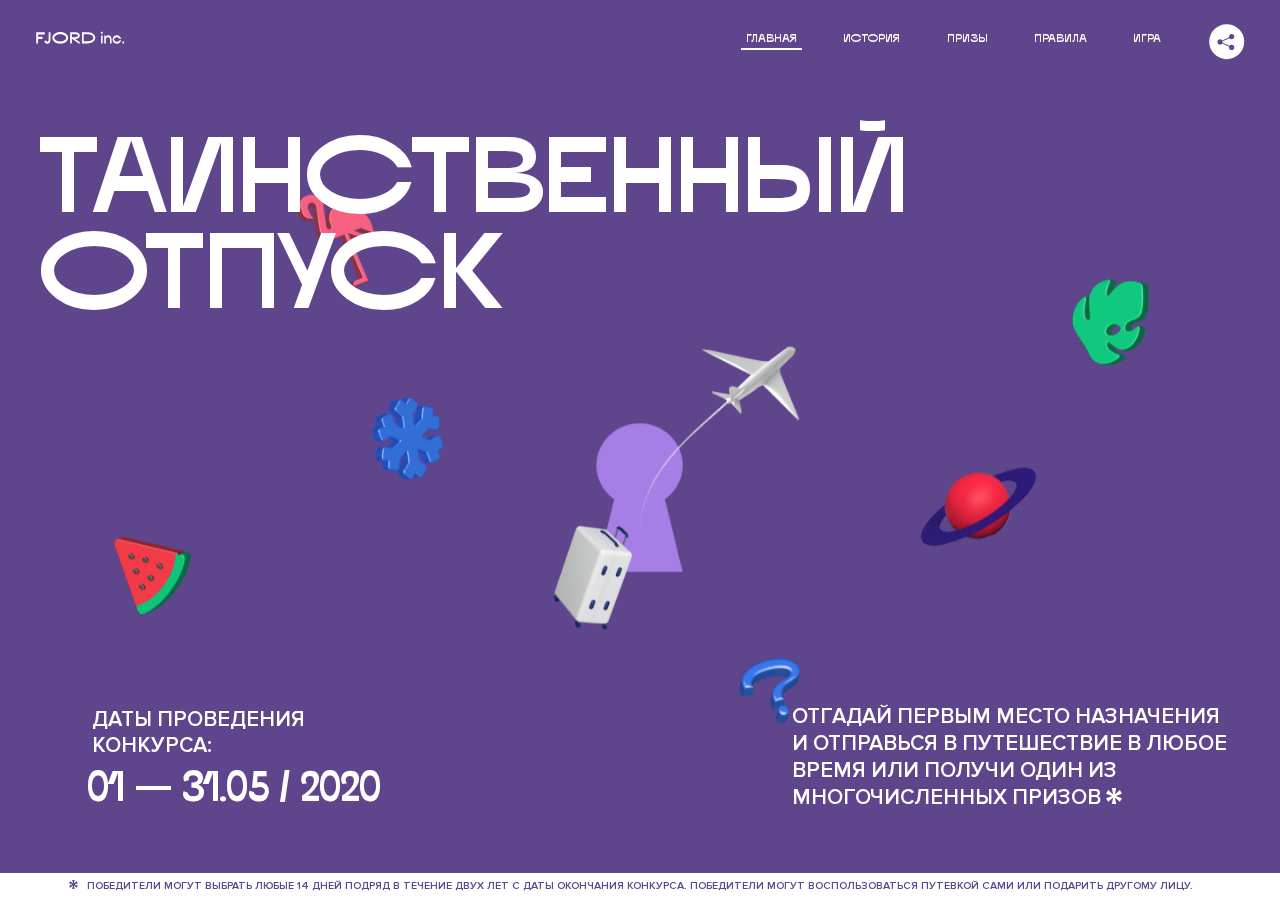
<file: 3/index.html>
<!DOCTYPE html>
<html lang="ru">
<head>
  <meta charset="UTF-8">
  <meta name="description" content="">
  <meta name="viewport" content="width=device-width, initial-scale=1.0">
  <meta http-equiv="X-UA-Compatible" content="ie=edge">
  <title>Mysterious Vacation</title>
  <link rel="stylesheet" href="css/style.min.css">
<link href="css/style.min.css" rel="stylesheet">  <base href="https://htmlacademy-animation.github.io/392837-magic-vacation-1/3/">
</head>
<body>

  <header class="page-header js-header">
    <div class="page-header__wrapper">
      <a href="#" class="page-header__logo" aria-label="Перейти на страницу FJORD.Inc">
        <svg width="100" height="15" viewBox="0 0 100 15" fill="none" xmlns="http://www.w3.org/2000/svg">
          <path d="M0.26 1.4V14H2.276V8.906H7.334V6.44H2.276V3.848H9.872V1.4H0.26ZM12.733 14.36C15.127 14.36 16.243 12.65 16.243 9.5V1.4H14.263V8.96C14.263 11.21 13.723 11.876 12.733 11.876C11.833 11.876 11.473 11.3 11.347 10.58L9.36702 10.94C9.63702 13.046 10.663 14.36 12.733 14.36ZM18.3918 7.7C18.3918 11.372 22.3878 14.36 27.3198 14.36C32.2518 14.36 36.2478 11.372 36.2478 7.7C36.2478 4.028 32.2518 1.04 27.3198 1.04C22.3878 1.04 18.3918 4.028 18.3918 7.7ZM20.6058 7.7C20.6058 5.378 23.6118 3.524 27.3198 3.524C30.9918 3.524 33.9798 5.378 33.9798 7.7C33.9798 10.004 30.9918 11.858 27.3198 11.858C23.6118 11.858 20.6058 10.004 20.6058 7.7ZM40.403 14V8.906H40.799L49.079 14.702V12.38L44.039 8.906H44.201C47.999 8.906 49.277 7.304 49.277 5.162C49.277 3.092 47.999 1.4 44.201 1.4H38.387V14H40.403ZM43.535 3.722C45.785 3.722 47.045 4.136 47.045 5.432C47.045 6.764 45.785 7.034 43.535 7.034H40.403V3.722H43.535ZM51.6936 1.382V14H57.8676C62.7456 14 66.7236 11.534 66.7236 7.7C66.7236 3.848 62.7456 1.382 57.8676 1.382H51.6936ZM53.7096 11.624V3.722H57.5436C61.5396 3.722 64.4916 5.018 64.4916 7.7C64.4916 10.238 61.5396 11.624 57.5436 11.624H53.7096ZM73.1832 14.018H74.9832V5H73.1832V14.018ZM72.9132 1.976C72.9132 2.57 73.3992 3.092 74.0832 3.092C74.7492 3.092 75.2352 2.57 75.2352 1.976C75.2352 1.382 74.7672 0.805999 74.0832 0.805999C73.3812 0.805999 72.9132 1.382 72.9132 1.976ZM76.7867 14H78.5687V9.104C78.7487 8.006 79.5947 6.962 81.0887 6.962C82.1147 6.962 83.2667 7.448 83.2667 9.554V14H85.0487V9.014C85.0487 6.152 83.2307 4.73 81.3587 4.73C79.9187 4.73 79.0727 5.558 78.5687 6.854V5H76.7867V14ZM90.9898 14.27C93.5098 14.27 95.3818 12.506 95.7238 10.328H94.0498C93.7258 11.3 92.6998 12.02 90.9898 12.02C88.8478 12.02 87.7678 10.922 87.7678 9.59C87.7678 8.24 88.8478 6.962 90.9898 6.962C92.7538 6.962 93.7978 7.844 94.0858 8.924H95.7418C95.4358 6.71 93.6178 4.73 90.9898 4.73C88.0918 4.73 86.1298 7.124 86.1298 9.59C86.1298 12.074 88.1278 14.27 90.9898 14.27ZM97.0693 12.938C97.0693 13.658 97.5553 14.144 98.2753 14.144C98.9953 14.144 99.4813 13.658 99.4813 12.938C99.4813 12.2 98.9953 11.714 98.2753 11.714C97.5553 11.714 97.0693 12.2 97.0693 12.938Z" fill="currentColor"></path>
        </svg>
      </a>
      <button class="page-header__toggler js-menu-toggler" type="button" aria-label="Управление мобильным меню"><span>Меню</span></button>
      <nav class="page-header__nav">
        <div class="page-header__menu js-menu" id="menu">
          <ul>
            <li>
              <a class="js-menu-link active" href="#top" data-href="top">главная</a>
            </li>
            <li>
              <a class="js-menu-link" href="#story" data-href="story">история</a>
            </li>
            <li>
              <a class="js-menu-link" href="#prizes" data-href="prizes">призы</a>
            </li>
            <li>
              <a class="js-menu-link" href="#rules" data-href="rules">правила</a>
            </li>
            <li>
              <a class="js-menu-link" href="#game" data-href="game">игра</a>
            </li>
          </ul>
        </div>
        <div class="page-header__social">
          <div class="social-block js-social-block">
            <button class="social-block__toggler" aria-label="Управлять блоком с социальными кнопками">
              <svg width="26" height="22" viewBox="0 0 27 22" fill="none" xmlns="http://www.w3.org/2000/svg">
                <path d="M19.6721 7.43664C21.6273 7.43664 23.213 5.85095 23.213 3.89566C23.213 1.94037 21.6273 0.354675 19.6721 0.354675C17.7168 0.354675 16.1311 1.94037 16.1311 3.89566C16.1311 4.19968 16.1728 4.49178 16.2458 4.77345L7.21751 8.95527C6.57519 8.05214 5.52303 7.46049 4.33078 7.46049C2.37549 7.46049 0.789795 9.04618 0.789795 11.0015C0.789795 12.9568 2.37549 14.5425 4.33078 14.5425C5.52303 14.5425 6.57668 13.9508 7.21751 13.0477L16.2458 17.2295C16.1743 17.5112 16.1311 17.8033 16.1311 18.1073C16.1311 20.0626 17.7168 21.6483 19.6721 21.6483C21.6273 21.6483 23.213 20.0626 23.213 18.1073C23.213 16.152 21.6273 14.5663 19.6721 14.5663C18.4798 14.5663 17.4262 15.158 16.7853 16.0611L7.75701 11.8793C7.82854 11.5976 7.87176 11.3055 7.87176 11.0015C7.87176 10.6974 7.83003 10.4053 7.75701 10.1237L16.7853 5.94186C17.4262 6.84499 18.4783 7.43664 19.6721 7.43664Z" fill="currentColor"></path>
              </svg>
            </button>
            <ul class="social-block__list">
              <li>
                <a class="social-block__link social-block__link--fb" href="#" aria-label="Мы на Facebook">
                  <svg width="8" height="17" viewBox="0 0 8 17" fill="none" xmlns="http://www.w3.org/2000/svg">
                    <path d="M4.24646 16.9899H1.09275L1.05793 8.49828H0V5.30707H1.05793V3.81124C1.05793 1.42084 2.57654 0 5.21735 0H7.41758V3.18585H5.30841C4.28262 3.18585 4.2478 3.48582 4.2478 4.24914V5.30707H7.42964L7.16716 8.49828H4.2478V16.9899H4.24646Z" fill="currentColor"></path>
                  </svg>
                </a>
              </li>
              <li>
                <a class="social-block__link social-block__link--insta" href="#" aria-label="Мы в Instagram">
                  <svg width="15" height="15" viewBox="0 0 15 15" fill="none" xmlns="http://www.w3.org/2000/svg">
                    <path d="M11.0197 0H4.19806C2.14246 0 0.471191 1.66993 0.471191 3.72285V10.5499C0.471191 12.6082 2.14112 14.2727 4.19806 14.2727H11.0197C13.0753 14.2727 14.7466 12.6082 14.7466 10.5499V3.72285C14.7466 1.67127 13.0753 0 11.0197 0ZM11.0197 12.4849H4.19806C3.13076 12.4849 2.26432 11.6158 2.26432 10.5512V3.72419C2.26432 2.65956 3.13076 1.79715 4.19806 1.79715H11.0197C12.087 1.79715 12.9535 2.6609 12.9535 3.72419V10.5512C12.9535 11.6145 12.087 12.4849 11.0197 12.4849Z" fill="currentColor"></path>
                    <path d="M7.60887 3.11084C5.38989 3.11084 3.58203 4.9187 3.58203 7.14036C3.58203 9.35532 5.38989 11.1645 7.60887 11.1645C9.83053 11.1645 11.6357 9.35666 11.6357 7.14036C11.6357 4.9187 9.83053 3.11084 7.60887 3.11084ZM7.60887 9.36871C6.37551 9.36871 5.37784 8.37372 5.37784 7.14036C5.37784 5.90699 6.37551 4.90665 7.60887 4.90665C8.83822 4.90665 9.84259 5.90833 9.84259 7.14036C9.84392 8.37238 8.83822 9.36871 7.60887 9.36871Z" fill="currentColor"></path>
                    <path d="M11.3573 2.35962C10.8256 2.35962 10.3931 2.79752 10.3931 3.32381C10.3931 3.85546 10.8256 4.29336 11.3573 4.29336C11.8862 4.29336 12.3215 3.85546 12.3215 3.32381C12.3215 2.79752 11.8862 2.35962 11.3573 2.35962Z" fill="currentColor"></path>
                  </svg>
                </a>
              </li>
              <li>
                <a class="social-block__link social-block__link--vk" href="#" aria-label="Мы ВКонтакте">
                  <svg width="17" height="10" viewBox="0 0 17 10" fill="none" xmlns="http://www.w3.org/2000/svg">
                    <path d="M14.1234 4.9002C14.1234 4.9002 16.3623 1.72708 16.5866 0.680242C16.6595 0.312285 16.4947 0.103188 16.1069 0.103188C16.1069 0.103188 14.8193 0.103188 14.168 0.103188C13.7235 0.103188 13.5587 0.293278 13.4235 0.579768C13.4235 0.579768 12.3724 2.82553 11.0969 4.24712C10.6861 4.70333 10.4781 4.84318 10.2511 4.84318C10.0646 4.84318 9.98625 4.6911 9.98625 4.27834V0.649016C9.98625 0.147997 9.92545 0.00135496 9.5066 0.00135496H6.39628C6.15578 0.00135496 6.0085 0.134417 6.0085 0.324506C6.0085 0.801084 6.73406 0.908351 6.73406 2.20231V4.87305C6.73406 5.40529 6.70569 5.61575 6.45303 5.61575C5.78016 5.61575 4.19528 3.30618 3.30623 0.678887C3.12923 0.145282 2.93737 0 2.43475 0H0.486409C0.205373 0 0 0.190085 0 0.476576C0 0.991172 0.60666 3.40801 2.99277 6.64358C4.59927 8.8201 6.70569 10 8.60269 10C9.76196 10 10.0416 9.80312 10.0416 9.31432V7.63883C10.0416 7.22607 10.2065 7.04956 10.4429 7.04956C10.7078 7.04956 11.1847 7.13238 12.2805 8.22268C13.5843 9.47862 13.6762 10 14.3896 10H16.5676C16.7919 10 17 9.89273 17 9.52342C17 9.02919 16.3623 8.15343 15.384 7.10659C14.9801 6.56755 14.3302 5.98914 14.1248 5.72301C13.8275 5.40801 13.9154 5.23014 14.1234 4.9002Z" fill="currentColor"></path>
                  </svg>
                </a>
              </li>
            </ul>
          </div>
        </div>
      </nav>
    </div>
  </header>

  <main class="page-content">

    <section class="animation-screen"></section>

    <section class="screen screen--hidden screen--intro js-scrollspy" id="top">
      <div class="screen__wrapper">
        <div class="intro">
          <h1 class="intro__title">Таинственный отпуск</h1>
          <div class="intro__content">
            <div class="intro__info">
              <p class="intro__label">Даты проведения конкурса:</p>
              <p class="intro__date">01 — 31.05 / 2020</p>
            </div>
            <div class="intro__message">
              <p>
                Отгадай первым место назначения и&nbsp;отправься в&nbsp;путешествие в&nbsp;любое время или получи один из многочисленных призов
                <svg width="16" height="16" viewBox="0 0 10 10" fill="none" xmlns="http://www.w3.org/2000/svg">
                  <path d="M0 6.35337L3.90271 4.99012L0 3.64663L1.34615 1.32374L4.44287 4.01073L3.67364 0H6.34615L5.57692 4.01073L8.65385 1.32374L10 3.64663L6.13405 4.99012L10 6.35337L8.65385 8.65651L5.57692 5.98927L6.34615 10H3.67364L4.44287 5.96952L1.34615 8.65651L0 6.35337Z" fill="currentColor"></path>
                </svg>
              </p>
            </div>
          </div>
        </div>
      </div>
      <div class="screen__footer js-footer">
        <button class="screen__footer-enlarge js-footer-toggler" type="button" aria-label="Показать сообщение">
          <svg width="10" height="10" viewBox="0 0 10 10" fill="none" xmlns="http://www.w3.org/2000/svg">
            <path d="M0 6.35337L3.90271 4.99012L0 3.64663L1.34615 1.32374L4.44287 4.01073L3.67364 0H6.34615L5.57692 4.01073L8.65385 1.32374L10 3.64663L6.13405 4.99012L10 6.35337L8.65385 8.65651L5.57692 5.98927L6.34615 10H3.67364L4.44287 5.96952L1.34615 8.65651L0 6.35337Z" fill="currentColor"></path>
          </svg>
        </button>
        <button class="screen__footer-collapse js-footer-toggler" type="button" aria-label="Скрыть сообщение">
          <svg width="13" height="13" viewBox="0 0 13 13" fill="none" xmlns="http://www.w3.org/2000/svg">
            <line x1="12.3536" y1="0.353553" x2="0.738349" y2="11.9688" stroke="currentColor"></line>
            <line x1="0.738319" y1="0.539925" x2="12.3535" y2="12.1551" stroke="currentColor"></line>
          </svg>
        </button>
        <div class="screen__footer-wrapper">
          <div class="screen__footer-announce">
            <p class="screen__footer-label">Даты проведения конкурса:</p>
            <p class="screen__footer-date">01 — 31.05 / 2020</p>
          </div>
          <div class="screen__footer-note">
            <p>
              <svg width="10" height="10" viewBox="0 0 10 10" fill="none" xmlns="http://www.w3.org/2000/svg">
                <path d="M0 6.35337L3.90271 4.99012L0 3.64663L1.34615 1.32374L4.44287 4.01073L3.67364 0H6.34615L5.57692 4.01073L8.65385 1.32374L10 3.64663L6.13405 4.99012L10 6.35337L8.65385 8.65651L5.57692 5.98927L6.34615 10H3.67364L4.44287 5.96952L1.34615 8.65651L0 6.35337Z" fill="currentColor"></path>
              </svg>
              <span>Победители могут выбрать любые 14 дней подряд в&nbsp;течение двух лет с&nbsp;даты окончания конкурса. Победители могут воспользоваться путевкой сами или подарить другому лицу.</span>
            </p>
          </div>
        </div>
      </div>
    </section>

    <section class="screen screen--hidden screen--story story js-scrollspy" id="story">

      <div class="slider swiper-container js-slider">

        <div class="swiper-wrapper">

          <div class="slider__item swiper-slide">
            <h2 class="slider__item-title">История</h2>
            <p class="slider__item-text">Джеймс Таргет был основателем компании &laquo;Fjord Inc.&raquo;. С&nbsp;1965 года &laquo;Fjord Inc.&raquo; прославилась надёжными и&nbsp;удобными чемоданами и&nbsp;аксессуарами для туристов.</p>
          </div>

          <div class="slider__item swiper-slide">
            <p class="slider__item-text">Когда Джеймсу было 7&nbsp;лет, в&nbsp;их&nbsp;доме гостил дядюшка и&nbsp;развлекал детей рассказами о&nbsp;своей поездке в&nbsp;место, показавшееся малышу Таргету невероятным. Тогда Джеймс решил, что однажды посетит его, но&nbsp;не&nbsp;будет рассказывать о&nbsp;мечте, пока не&nbsp;осуществит.</p>
          </div>

          <div class="slider__item swiper-slide">
            <p class="slider__item-text">Джеймс Таргет стал увлеченным путешественником. Он&nbsp;посетил 5&nbsp;континентов, 126&nbsp;стран.</p>
          </div>

          <div class="slider__item swiper-slide">
            <p class="slider__item-text">Он&nbsp;сплавлялся по&nbsp;Амазонке и&nbsp;погружался в&nbsp;пещеры Франции, медитировал в&nbsp;горах Тибета и&nbsp;пожимал руку вождя племени Акугауа.</p>
          </div>

          <div class="slider__item swiper-slide">
            <p class="slider__item-text">Из&nbsp;своих поездок Джеймс Таргет привозил идеи, как сделать свои чемоданы &laquo;Fjord Inc.&raquo; удобными и&nbsp;приспособленными к&nbsp;разным дорожным условиям.</p>
          </div>

          <div class="slider__item swiper-slide">
            <p class="slider__item-text">Всё это время Джеймс не&nbsp;оставлял идею поездки своей мечты. Однако, как только он&nbsp;брался за&nbsp;планирование, возникали препятствия, не&nbsp;позволяющие отправиться туда.</p>
          </div>

          <div class="slider__item swiper-slide">
            <p class="slider__item-text">В&nbsp;возрасте 67&nbsp;лет Джеймс Таргет попал под лавину и&nbsp;погиб. В&nbsp;своём завещании он&nbsp;поручил отправить в&nbsp;заветное путешествие трёх смельчаков, единых с&nbsp;ним духом.</p>
          </div>

          <div class="slider__item swiper-slide">
            <p class="slider__item-text">Тех, кто сможет узнать таинственное место, задавая вопросы специально обученному ИИ&nbsp;&laquo;Соне&raquo;, ждет фантастическое путешествие.</p>
          </div>
        </div>
        <div class="slider__controls">
          <button class="slider__control slider__control--prev js-control-prev" type="button" aria-label="Показать предыдущую историю">
            <svg width="12" height="22" viewBox="0 0 12 22" fill="none" xmlns="http://www.w3.org/2000/svg">
              <path d="M11 1L1 11L11 21" stroke="currentColor" stroke-width="2" stroke-linejoin="round"></path>
            </svg>
          </button>
          <button class="slider__control slider__control--next js-control-next" type="button" aria-label="Показать следующую историю">
            <svg width="12" height="22" viewBox="0 0 12 22" fill="none" xmlns="http://www.w3.org/2000/svg">
              <path d="M1 1L11 11L1 21" stroke="currentColor" stroke-width="2" stroke-linejoin="round"></path>
            </svg>
          </button>
        </div>
        <div class="slider__pagination swiper-pagination"></div>
      </div>
      <div class="story__overlay"></div>
    </section>

    <section class="screen screen--hidden screen--prizes js-scrollspy" id="prizes">
      <div class="screen__wrapper">
        <div class="prizes">
          <h2 class="prizes__title">ПРизы</h2>
          <div class="prizes__lead">
            <p>Найди ответ и&nbsp;получи один из&nbsp;призов:</p>
          </div>
          <ul class="prizes__list">
            <li class="prizes__item prizes__item--journeys">
              <div class="prizes__icon">
                <picture>
                  <source srcset="img/prize1-mob.svg" media="(orientation: portrait)">
                  <img src="img/prize1.svg" alt="">
                </picture>
              </div>
              <p class="prizes__desc">
                <b>3</b>
                <span>загадочных путешествия</span>
              </p>
            </li>
            <li class="prizes__item prizes__item--cases">
              <div class="prizes__icon">
                <picture>
                  <source srcset="img/prize2-mob.svg" media="(orientation: portrait)">
                  <img src="img/prize2.svg" alt="">
                </picture>
              </div>
              <p class="prizes__desc">
                <b>7</b>
                <span>надежных чемоданов</span>
              </p>
            </li>
            <li class="prizes__item prizes__item--codes">
              <div class="prizes__icon">
                <picture>
                  <source srcset="img/prize3-mob.svg" media="(orientation: portrait)">
                  <img src="img/prize3.svg" alt="">
                </picture>
              </div>
              <p class="prizes__desc">
                <b>900</b>
                <span>
                  промокодов на&nbsp;скидку 15%
                  <svg width="10" height="10" viewBox="0 0 10 10" fill="none" xmlns="http://www.w3.org/2000/svg">
                    <path d="M0 6.35337L3.90271 4.99012L0 3.64663L1.34615 1.32374L4.44287 4.01073L3.67364 0H6.34615L5.57692 4.01073L8.65385 1.32374L10 3.64663L6.13405 4.99012L10 6.35337L8.65385 8.65651L5.57692 5.98927L6.34615 10H3.67364L4.44287 5.96952L1.34615 8.65651L0 6.35337Z" fill="currentColor"></path>
                  </svg>
                </span>
              </p>
            </li>
          </ul>
        </div>
      </div>
      <div class="screen__footer js-footer">
        <button class="screen__footer-enlarge js-footer-toggler" type="button" aria-label="Показать сообщение">
          <svg width="10" height="10" viewBox="0 0 10 10" fill="none" xmlns="http://www.w3.org/2000/svg">
            <path d="M0 6.35337L3.90271 4.99012L0 3.64663L1.34615 1.32374L4.44287 4.01073L3.67364 0H6.34615L5.57692 4.01073L8.65385 1.32374L10 3.64663L6.13405 4.99012L10 6.35337L8.65385 8.65651L5.57692 5.98927L6.34615 10H3.67364L4.44287 5.96952L1.34615 8.65651L0 6.35337Z" fill="currentColor"></path>
          </svg>
        </button>
        <button class="screen__footer-collapse js-footer-toggler" type="button" aria-label="Скрыть сообщение">
          <svg width="13" height="13" viewBox="0 0 13 13" fill="none" xmlns="http://www.w3.org/2000/svg">
            <line x1="12.3536" y1="0.353553" x2="0.738349" y2="11.9688" stroke="currentColor"></line>
            <line x1="0.738319" y1="0.539925" x2="12.3535" y2="12.1551" stroke="currentColor"></line>
          </svg>
        </button>
        <div class="screen__footer-wrapper">
          <div class="screen__footer-announce">
            <p class="screen__footer-label">Даты проведения конкурса:</p>
            <p class="screen__footer-date">01 — 31.05 / 2020</p>
          </div>
          <div class="screen__footer-note">
            <p>
              <svg width="10" height="10" viewBox="0 0 10 10" fill="none" xmlns="http://www.w3.org/2000/svg">
                <path d="M0 6.35337L3.90271 4.99012L0 3.64663L1.34615 1.32374L4.44287 4.01073L3.67364 0H6.34615L5.57692 4.01073L8.65385 1.32374L10 3.64663L6.13405 4.99012L10 6.35337L8.65385 8.65651L5.57692 5.98927L6.34615 10H3.67364L4.44287 5.96952L1.34615 8.65651L0 6.35337Z" fill="currentColor"></path>
              </svg>
              <span>Скидка&nbsp;15% на&nbsp;единоразовое приобретение путёвки с&nbsp;1&nbsp;июня 2020 по&nbsp;31&nbsp;мая 2022&nbsp;года. Суммируется с&nbsp;другими акциями</span>
            </p>
          </div>
        </div>
      </div>
    </section>

    <section class="screen screen--hidden screen--rules js-scrollspy" id="rules">
      <div class="screen__wrapper">
        <div class="rules">
          <h2 class="rules__title">Правила</h2>
          <div class="rules__lead">
            <p>Для того чтобы получить наследство Джеймса Таргета, тебе нужно выведать у&nbsp;&laquo;Сони&raquo;, куда предстоит отправиться тебе в&nbsp;случае победы</p>
          </div>
          <ol class="rules__list">
            <li class="rules__item">
              <p>Тебе отводится <br>5&nbsp;минут</p>
            </li>
            <li class="rules__item">
              <p>Задавай любые вопросы в&nbsp;текстовом поле</p>
            </li>
            <li class="rules__item">
              <p>Нажимай кнопку &laquo;Узнать&raquo;, чтобы получить ответ</p>
            </li>
            <li class="rules__item">
              <p>&laquo;Соня&raquo; может отвечать только&nbsp;Да или Нет</p>
            </li>
          </ol>
          <a href="#game" class="rules__link btn">Погнали!</a>
        </div>
      </div>
      <div class="screen__disclaimer">
        <div class="disclaimer">
          <ul>
            <li>
              <a href="#">Правовая информация</a>
            </li>
            <li>
              <a href="#">Подробные правила</a>
            </li>
          </ul>
        </div>
      </div>
    </section>

    <section class="screen screen--hidden screen--game js-scrollspy" id="game">
      <div class="screen__wrapper">
        <div class="game">
          <div class="game__header">
            <h2 class="game__title">Игра</h2>
            <div class="game__counter">
              <span>05</span>:<span>00</span>
            </div>
          </div>
          <div class="game__body">
            <div class="chat">
              <div class="chat__body js-chat">
                <ul class="chat__list" id="messages"></ul>
              </div>
              <div class="chat__footer">
                <form action="#" method="post" class="form" id="message-form">
                  <label for="message-field" class="visually-hidden">Поле для ввода вопроса</label>
                  <input type="text" class="form__field" id="message-field">
                  <button class="form__button btn">
                    Узнать
                    <svg width="18" height="19" viewBox="0 0 18 19" fill="none" xmlns="http://www.w3.org/2000/svg">
                      <path stroke="currentColor" stroke-width="2" d="M9 19V1"></path>
                      <path d="M1 9l8-8 8 8" stroke="currentColor" stroke-width="2" stroke-linejoin="round"></path>
                    </svg>
                  </button>
                </form>
              </div>
            </div>
          </div>
          <!-- временные кнопки для показа результата -->
          <div class="game__buttons">
            <button class="game__button btn js-show-result" type="button" data-target="result">Положительный результат</button>
            <button class="game__button btn js-show-result" type="button" data-target="result2">Положительный результат - 2</button>
            <button class="game__button btn js-show-result" type="button" data-target="result3">Отрицательный результат</button>
          </div>
        </div>
      </div>
    </section>

    <section class="screen screen--hidden screen--result" id="result">
      <div class="screen__wrapper">
        <div class="result result--trip">
          <div class="result__image">
            <picture>
              <source srcset="img/result1-mob.png 1x, img/result1-mob@2x.png 2x" media="(max-width: 768px) and (orientation: portrait)">
              <img src="img/result1.png" srcset="img/result1@2x.png 2x" alt="">
            </picture>
          </div>
          <h2 class="result__title">
            <span class="visually-hidden">ПОбеда!</span>
            <svg xmlns="http://www.w3.org/2000/svg" viewBox="0 0 568.85 109.24">
              <path d="M16,24.44V92H2.6V8H75V92H61.52V24.44H16Z" transform="translate(-2.1 -1.5)" fill="none" stroke="currentColor"></path>
              <path d="M148.76,5.6c32.88,0,59.52,19.92,59.52,44.4s-26.64,44.4-59.52,44.4S89.24,74.48,89.24,50,115.88,5.6,148.76,5.6Zm0,72.12c24.48,0,44.4-12.36,44.4-27.72s-19.92-27.84-44.4-27.84C124,22.16,104,34.52,104,50S124,77.72,148.76,77.72Z" transform="translate(-2.1 -1.5)" fill="none" stroke="currentColor"></path>
              <path d="M287.36,8V24.44H236v14.4h25.32c25.44,0,34,11.16,34,26.52,0,15.6-8.52,26.64-34,26.64H222.56V8h64.8ZM256.88,76.52c15.12,0,23.52-2,23.52-11.52S272,54.44,256.88,54.44H236V76.52h20.88Z" transform="translate(-2.1 -1.5)" fill="none" stroke="currentColor"></path>
              <path d="M371.47,8V24.44H320.84V41.6h33.6V58h-33.6V75.56h50.64V92H307.4V8h64.08Z" transform="translate(-2.1 -1.5)" fill="none" stroke="currentColor"></path>
              <path d="M382.39,110.24V75.56h7.44c4.56-4.68,7.8-18.36,8.76-56L399,8h48.6V75.56h10v34.68H442.87V92H397v18.24H382.39Zm51.72-34.68V24.44H411.55v3.12c-0.48,22.44-3.24,37.68-7.2,48h29.76Z" transform="translate(-2.1 -1.5)" fill="none" stroke="currentColor"></path>
              <path d="M463.75,92l28-84h27.12l28.08,84H533.47l-7.8-23.52h-37.8L480.07,92H463.75Zm56.64-40L507,11.84,493.51,52h26.88Z" transform="translate(-2.1 -1.5)" fill="none" stroke="currentColor"></path>
              <path d="M554.12,70.4L555.55,2H569l1.44,68.4H554.12Zm8.28,6.36c4.8,0,8,3.24,8,8.16a8,8,0,1,1-16.08,0C554.35,80,557.59,76.76,562.39,76.76Z" transform="translate(-2.1 -1.5)" fill="none" stroke="currentColor"></path>
            </svg>
          </h2>
          <div class="result__text">
            <p>ты&nbsp;отправляешься в&nbsp;Арктику!</p>
          </div>
          <div class="result__form">
            <form action="#" method="post" class="form form--result">
              <label for="email-field" class="form__label">зарегистрируй результат</label>
              <input type="email" class="form__field" id="email-field" placeholder="e-mail для регистации результата и получения приза" required="">
              <button class="form__button btn">
                отправить
                <svg width="18" height="19" viewBox="0 0 18 19" fill="none" xmlns="http://www.w3.org/2000/svg">
                  <path stroke="currentColor" stroke-width="2" d="M9 19V1"></path>
                  <path d="M1 9l8-8 8 8" stroke="currentColor" stroke-width="2" stroke-linejoin="round"></path>
                </svg>
              </button>
            </form>
          </div>
        </div>
      </div>
    </section>

    <section class="screen screen--hidden screen--result" id="result2">
      <div class="screen__wrapper">
        <div class="result result--prize">
          <div class="result__image">
            <picture>
              <source srcset="img/result2-mob.png 1x, img/result2-mob@2x.png 2x" media="(max-width: 768px) and (orientation: portrait)">
              <img src="img/result2.png" srcset="img/result2@2x.png 2x" alt="">
            </picture>
          </div>
          <h2 class="result__title">
            <span class="visually-hidden">ПОбеда!</span>
            <svg xmlns="http://www.w3.org/2000/svg" viewBox="0 0 568.85 109.24">
              <path d="M16,24.44V92H2.6V8H75V92H61.52V24.44H16Z" transform="translate(-2.1 -1.5)" fill="none" stroke="currentColor"></path>
              <path d="M148.76,5.6c32.88,0,59.52,19.92,59.52,44.4s-26.64,44.4-59.52,44.4S89.24,74.48,89.24,50,115.88,5.6,148.76,5.6Zm0,72.12c24.48,0,44.4-12.36,44.4-27.72s-19.92-27.84-44.4-27.84C124,22.16,104,34.52,104,50S124,77.72,148.76,77.72Z" transform="translate(-2.1 -1.5)" fill="none" stroke="currentColor"></path>
              <path d="M287.36,8V24.44H236v14.4h25.32c25.44,0,34,11.16,34,26.52,0,15.6-8.52,26.64-34,26.64H222.56V8h64.8ZM256.88,76.52c15.12,0,23.52-2,23.52-11.52S272,54.44,256.88,54.44H236V76.52h20.88Z" transform="translate(-2.1 -1.5)" fill="none" stroke="currentColor"></path>
              <path d="M371.47,8V24.44H320.84V41.6h33.6V58h-33.6V75.56h50.64V92H307.4V8h64.08Z" transform="translate(-2.1 -1.5)" fill="none" stroke="currentColor"></path>
              <path d="M382.39,110.24V75.56h7.44c4.56-4.68,7.8-18.36,8.76-56L399,8h48.6V75.56h10v34.68H442.87V92H397v18.24H382.39Zm51.72-34.68V24.44H411.55v3.12c-0.48,22.44-3.24,37.68-7.2,48h29.76Z" transform="translate(-2.1 -1.5)" fill="none" stroke="currentColor"></path>
              <path d="M463.75,92l28-84h27.12l28.08,84H533.47l-7.8-23.52h-37.8L480.07,92H463.75Zm56.64-40L507,11.84,493.51,52h26.88Z" transform="translate(-2.1 -1.5)" fill="none" stroke="currentColor"></path>
              <path d="M554.12,70.4L555.55,2H569l1.44,68.4H554.12Zm8.28,6.36c4.8,0,8,3.24,8,8.16a8,8,0,1,1-16.08,0C554.35,80,557.59,76.76,562.39,76.76Z" transform="translate(-2.1 -1.5)" fill="none" stroke="currentColor"></path>
            </svg>
          </h2>
          <div class="result__text">
            <p>чемодан &laquo;Fjord&nbsp;Inc.&raquo;&nbsp;твой</p>
          </div>
          <div class="result__form">
            <form action="#" method="post" class="form form--result">
              <label for="email-field2" class="form__label">зарегистрируй результат</label>
              <input type="email" class="form__field" id="email-field2" placeholder="e-mail для регистации результата и получения приза" required="">
              <button class="form__button btn">
                отправить
                <svg width="18" height="19" viewBox="0 0 18 19" fill="none" xmlns="http://www.w3.org/2000/svg">
                  <path stroke="currentColor" stroke-width="2" d="M9 19V1"></path>
                  <path d="M1 9l8-8 8 8" stroke="currentColor" stroke-width="2" stroke-linejoin="round"></path>
                </svg>
              </button>
            </form>
          </div>
        </div>
      </div>
    </section>

    <section class="screen screen--hidden screen--result" id="result3">
      <div class="screen__wrapper">
        <div class="result result--negative">
          <div class="result__image">
            <picture>
              <source srcset="img/result3-mob.png 1x, img/result3-mob@2x.png 2x" media="(max-width: 768px) and (orientation: portrait)">
              <img src="img/result3.png" srcset="img/result3@2x.png 2x" alt="">
            </picture>
          </div>
          <h2 class="result__title">
            <span class="visually-hidden">Не угадал!</span>
            <svg xmlns="http://www.w3.org/2000/svg" viewBox="0 0 660.77 109.24">
              <path d="M2.66,92V8H16.1V42.2H53.3V8H66.74V92H53.3V58.64H16.1V92H2.66Z" transform="translate(-2.16 -1.5)" fill="none" stroke="currentColor"></path>
              <path d="M147.62,8V24.44H97V41.6h33.6V58H97V75.56h50.64V92H83.54V8h64.08Z" transform="translate(-2.16 -1.5)" fill="none" stroke="currentColor"></path>
              <path d="M199.22,8l20.52,42.36L235.34,8h16.44l-31,84H204.38l9.48-25.92L185.78,8h13.44Z" transform="translate(-2.16 -1.5)" fill="none" stroke="currentColor"></path>
              <path d="M273.74,24.44V92H260.3V8h50.16V24.44H273.74Z" transform="translate(-2.16 -1.5)" fill="none" stroke="currentColor"></path>
              <path d="M307.1,92l28-84h27.12l28.08,84H376.82L369,68.48h-37.8L323.42,92H307.1Zm56.64-40L350.3,11.84,336.86,52h26.88Z" transform="translate(-2.16 -1.5)" fill="none" stroke="currentColor"></path>
              <path d="M396.38,110.24V75.56h7.44c4.56-4.68,7.8-18.36,8.76-56L412.94,8h48.6V75.56h10v34.68H456.86V92H411v18.24H396.38ZM448.1,75.56V24.44H425.54v3.12c-0.48,22.44-3.24,37.68-7.2,48H448.1Z" transform="translate(-2.16 -1.5)" fill="none" stroke="currentColor"></path>
              <path d="M477.74,92l28-84h27.12L560.9,92H547.46l-7.8-23.52h-37.8L494.06,92H477.74Zm56.64-40-13.44-40.2L507.5,52h26.88Z" transform="translate(-2.16 -1.5)" fill="none" stroke="currentColor"></path>
              <path d="M568.7,76.88a13.77,13.77,0,0,0,5,1c6.6,0,10.44-6.24,12-58.32L586.22,8h46.2V92H619V24.44H598.82l-0.12,3.12C597.14,81,589,94.4,573.74,94.4a28.55,28.55,0,0,1-6.72-.84Z" transform="translate(-2.16 -1.5)" fill="none" stroke="currentColor"></path>
              <path d="M646.1,70.4L647.54,2H661l1.44,68.4H646.1Zm8.28,6.36c4.8,0,8,3.24,8,8.16a8,8,0,0,1-16.08,0C646.34,80,649.58,76.76,654.38,76.76Z" transform="translate(-2.16 -1.5)" fill="none" stroke="currentColor"></path>
            </svg>
          </h2>
          <button class="result__button js-play" type="button">
            не сдавайся!
            <span>
              <svg width="27" height="22" viewBox="0 0 27 22" fill="none" xmlns="http://www.w3.org/2000/svg">
                <path d="M10.6899 1.47998C5.42992 1.47998 1.16992 5.73998 1.16992 11C1.16992 16.26 5.42992 20.52 10.6899 20.52C15.9499 20.52 20.2099 16.26 20.2099 11V7.13998" stroke="currentColor" stroke-width="2" stroke-miterlimit="10"></path>
                <path d="M15.1099 12.5099L20.1499 7.13989L25.3099 12.6299" stroke="currentColor" stroke-width="2" stroke-miterlimit="10" stroke-linejoin="round"></path>
              </svg>
            </span>
          </button>
        </div>
      </div>
    </section>

  </main>

<script src="js/script.js"></script></body>
</html>
</file>
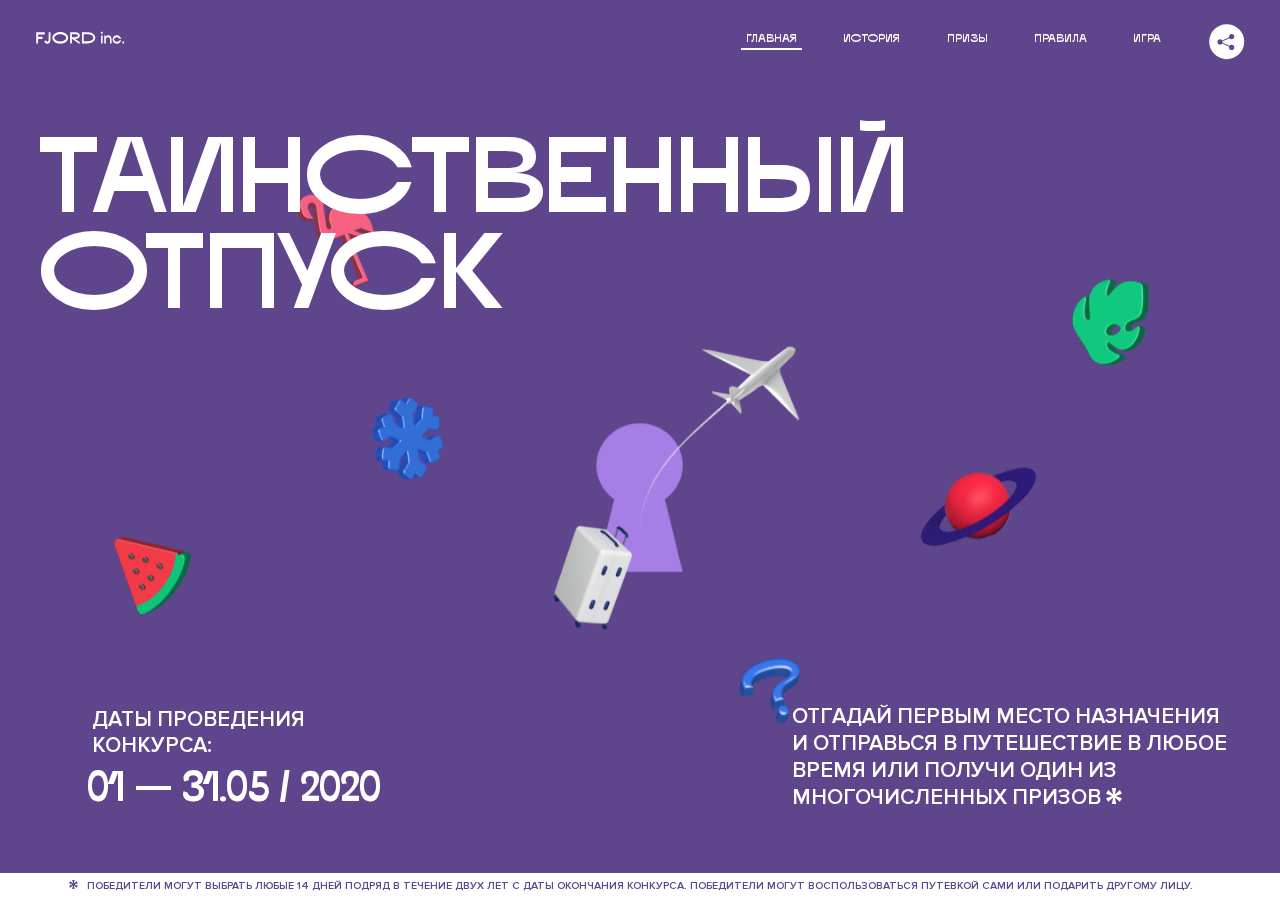
<file: 4/index.html>
<!DOCTYPE html>
<html lang="ru">
<head>
  <meta charset="UTF-8">
  <meta name="description" content="">
  <meta name="viewport" content="width=device-width, initial-scale=1.0">
  <meta http-equiv="X-UA-Compatible" content="ie=edge">
  <title>Mysterious Vacation</title>
  <link rel="stylesheet" href="css/style.min.css">
<link href="css/style.min.css" rel="stylesheet">  <base href="https://htmlacademy-animation.github.io/392837-magic-vacation-1/4/">
</head>
<body>

  <header class="page-header js-header">
    <div class="page-header__wrapper">
      <a href="#" class="page-header__logo" aria-label="Перейти на страницу FJORD.Inc">
        <svg width="100" height="15" viewBox="0 0 100 15" fill="none" xmlns="http://www.w3.org/2000/svg">
          <path d="M0.26 1.4V14H2.276V8.906H7.334V6.44H2.276V3.848H9.872V1.4H0.26ZM12.733 14.36C15.127 14.36 16.243 12.65 16.243 9.5V1.4H14.263V8.96C14.263 11.21 13.723 11.876 12.733 11.876C11.833 11.876 11.473 11.3 11.347 10.58L9.36702 10.94C9.63702 13.046 10.663 14.36 12.733 14.36ZM18.3918 7.7C18.3918 11.372 22.3878 14.36 27.3198 14.36C32.2518 14.36 36.2478 11.372 36.2478 7.7C36.2478 4.028 32.2518 1.04 27.3198 1.04C22.3878 1.04 18.3918 4.028 18.3918 7.7ZM20.6058 7.7C20.6058 5.378 23.6118 3.524 27.3198 3.524C30.9918 3.524 33.9798 5.378 33.9798 7.7C33.9798 10.004 30.9918 11.858 27.3198 11.858C23.6118 11.858 20.6058 10.004 20.6058 7.7ZM40.403 14V8.906H40.799L49.079 14.702V12.38L44.039 8.906H44.201C47.999 8.906 49.277 7.304 49.277 5.162C49.277 3.092 47.999 1.4 44.201 1.4H38.387V14H40.403ZM43.535 3.722C45.785 3.722 47.045 4.136 47.045 5.432C47.045 6.764 45.785 7.034 43.535 7.034H40.403V3.722H43.535ZM51.6936 1.382V14H57.8676C62.7456 14 66.7236 11.534 66.7236 7.7C66.7236 3.848 62.7456 1.382 57.8676 1.382H51.6936ZM53.7096 11.624V3.722H57.5436C61.5396 3.722 64.4916 5.018 64.4916 7.7C64.4916 10.238 61.5396 11.624 57.5436 11.624H53.7096ZM73.1832 14.018H74.9832V5H73.1832V14.018ZM72.9132 1.976C72.9132 2.57 73.3992 3.092 74.0832 3.092C74.7492 3.092 75.2352 2.57 75.2352 1.976C75.2352 1.382 74.7672 0.805999 74.0832 0.805999C73.3812 0.805999 72.9132 1.382 72.9132 1.976ZM76.7867 14H78.5687V9.104C78.7487 8.006 79.5947 6.962 81.0887 6.962C82.1147 6.962 83.2667 7.448 83.2667 9.554V14H85.0487V9.014C85.0487 6.152 83.2307 4.73 81.3587 4.73C79.9187 4.73 79.0727 5.558 78.5687 6.854V5H76.7867V14ZM90.9898 14.27C93.5098 14.27 95.3818 12.506 95.7238 10.328H94.0498C93.7258 11.3 92.6998 12.02 90.9898 12.02C88.8478 12.02 87.7678 10.922 87.7678 9.59C87.7678 8.24 88.8478 6.962 90.9898 6.962C92.7538 6.962 93.7978 7.844 94.0858 8.924H95.7418C95.4358 6.71 93.6178 4.73 90.9898 4.73C88.0918 4.73 86.1298 7.124 86.1298 9.59C86.1298 12.074 88.1278 14.27 90.9898 14.27ZM97.0693 12.938C97.0693 13.658 97.5553 14.144 98.2753 14.144C98.9953 14.144 99.4813 13.658 99.4813 12.938C99.4813 12.2 98.9953 11.714 98.2753 11.714C97.5553 11.714 97.0693 12.2 97.0693 12.938Z" fill="currentColor"></path>
        </svg>
      </a>
      <button class="page-header__toggler js-menu-toggler" type="button" aria-label="Управление мобильным меню"><span>Меню</span></button>
      <nav class="page-header__nav">
        <div class="page-header__menu js-menu" id="menu">
          <ul>
            <li>
              <a class="js-menu-link active" href="#top" data-href="top">главная</a>
            </li>
            <li>
              <a class="js-menu-link" href="#story" data-href="story">история</a>
            </li>
            <li>
              <a class="js-menu-link" href="#prizes" data-href="prizes">призы</a>
            </li>
            <li>
              <a class="js-menu-link" href="#rules" data-href="rules">правила</a>
            </li>
            <li>
              <a class="js-menu-link" href="#game" data-href="game">игра</a>
            </li>
          </ul>
        </div>
        <div class="page-header__social">
          <div class="social-block js-social-block">
            <button class="social-block__toggler" aria-label="Управлять блоком с социальными кнопками">
              <svg width="26" height="22" viewBox="0 0 27 22" fill="none" xmlns="http://www.w3.org/2000/svg">
                <path d="M19.6721 7.43664C21.6273 7.43664 23.213 5.85095 23.213 3.89566C23.213 1.94037 21.6273 0.354675 19.6721 0.354675C17.7168 0.354675 16.1311 1.94037 16.1311 3.89566C16.1311 4.19968 16.1728 4.49178 16.2458 4.77345L7.21751 8.95527C6.57519 8.05214 5.52303 7.46049 4.33078 7.46049C2.37549 7.46049 0.789795 9.04618 0.789795 11.0015C0.789795 12.9568 2.37549 14.5425 4.33078 14.5425C5.52303 14.5425 6.57668 13.9508 7.21751 13.0477L16.2458 17.2295C16.1743 17.5112 16.1311 17.8033 16.1311 18.1073C16.1311 20.0626 17.7168 21.6483 19.6721 21.6483C21.6273 21.6483 23.213 20.0626 23.213 18.1073C23.213 16.152 21.6273 14.5663 19.6721 14.5663C18.4798 14.5663 17.4262 15.158 16.7853 16.0611L7.75701 11.8793C7.82854 11.5976 7.87176 11.3055 7.87176 11.0015C7.87176 10.6974 7.83003 10.4053 7.75701 10.1237L16.7853 5.94186C17.4262 6.84499 18.4783 7.43664 19.6721 7.43664Z" fill="currentColor"></path>
              </svg>
            </button>
            <ul class="social-block__list">
              <li>
                <a class="social-block__link social-block__link--fb" href="#" aria-label="Мы на Facebook">
                  <svg width="8" height="17" viewBox="0 0 8 17" fill="none" xmlns="http://www.w3.org/2000/svg">
                    <path d="M4.24646 16.9899H1.09275L1.05793 8.49828H0V5.30707H1.05793V3.81124C1.05793 1.42084 2.57654 0 5.21735 0H7.41758V3.18585H5.30841C4.28262 3.18585 4.2478 3.48582 4.2478 4.24914V5.30707H7.42964L7.16716 8.49828H4.2478V16.9899H4.24646Z" fill="currentColor"></path>
                  </svg>
                </a>
              </li>
              <li>
                <a class="social-block__link social-block__link--insta" href="#" aria-label="Мы в Instagram">
                  <svg width="15" height="15" viewBox="0 0 15 15" fill="none" xmlns="http://www.w3.org/2000/svg">
                    <path d="M11.0197 0H4.19806C2.14246 0 0.471191 1.66993 0.471191 3.72285V10.5499C0.471191 12.6082 2.14112 14.2727 4.19806 14.2727H11.0197C13.0753 14.2727 14.7466 12.6082 14.7466 10.5499V3.72285C14.7466 1.67127 13.0753 0 11.0197 0ZM11.0197 12.4849H4.19806C3.13076 12.4849 2.26432 11.6158 2.26432 10.5512V3.72419C2.26432 2.65956 3.13076 1.79715 4.19806 1.79715H11.0197C12.087 1.79715 12.9535 2.6609 12.9535 3.72419V10.5512C12.9535 11.6145 12.087 12.4849 11.0197 12.4849Z" fill="currentColor"></path>
                    <path d="M7.60887 3.11084C5.38989 3.11084 3.58203 4.9187 3.58203 7.14036C3.58203 9.35532 5.38989 11.1645 7.60887 11.1645C9.83053 11.1645 11.6357 9.35666 11.6357 7.14036C11.6357 4.9187 9.83053 3.11084 7.60887 3.11084ZM7.60887 9.36871C6.37551 9.36871 5.37784 8.37372 5.37784 7.14036C5.37784 5.90699 6.37551 4.90665 7.60887 4.90665C8.83822 4.90665 9.84259 5.90833 9.84259 7.14036C9.84392 8.37238 8.83822 9.36871 7.60887 9.36871Z" fill="currentColor"></path>
                    <path d="M11.3573 2.35962C10.8256 2.35962 10.3931 2.79752 10.3931 3.32381C10.3931 3.85546 10.8256 4.29336 11.3573 4.29336C11.8862 4.29336 12.3215 3.85546 12.3215 3.32381C12.3215 2.79752 11.8862 2.35962 11.3573 2.35962Z" fill="currentColor"></path>
                  </svg>
                </a>
              </li>
              <li>
                <a class="social-block__link social-block__link--vk" href="#" aria-label="Мы ВКонтакте">
                  <svg width="17" height="10" viewBox="0 0 17 10" fill="none" xmlns="http://www.w3.org/2000/svg">
                    <path d="M14.1234 4.9002C14.1234 4.9002 16.3623 1.72708 16.5866 0.680242C16.6595 0.312285 16.4947 0.103188 16.1069 0.103188C16.1069 0.103188 14.8193 0.103188 14.168 0.103188C13.7235 0.103188 13.5587 0.293278 13.4235 0.579768C13.4235 0.579768 12.3724 2.82553 11.0969 4.24712C10.6861 4.70333 10.4781 4.84318 10.2511 4.84318C10.0646 4.84318 9.98625 4.6911 9.98625 4.27834V0.649016C9.98625 0.147997 9.92545 0.00135496 9.5066 0.00135496H6.39628C6.15578 0.00135496 6.0085 0.134417 6.0085 0.324506C6.0085 0.801084 6.73406 0.908351 6.73406 2.20231V4.87305C6.73406 5.40529 6.70569 5.61575 6.45303 5.61575C5.78016 5.61575 4.19528 3.30618 3.30623 0.678887C3.12923 0.145282 2.93737 0 2.43475 0H0.486409C0.205373 0 0 0.190085 0 0.476576C0 0.991172 0.60666 3.40801 2.99277 6.64358C4.59927 8.8201 6.70569 10 8.60269 10C9.76196 10 10.0416 9.80312 10.0416 9.31432V7.63883C10.0416 7.22607 10.2065 7.04956 10.4429 7.04956C10.7078 7.04956 11.1847 7.13238 12.2805 8.22268C13.5843 9.47862 13.6762 10 14.3896 10H16.5676C16.7919 10 17 9.89273 17 9.52342C17 9.02919 16.3623 8.15343 15.384 7.10659C14.9801 6.56755 14.3302 5.98914 14.1248 5.72301C13.8275 5.40801 13.9154 5.23014 14.1234 4.9002Z" fill="currentColor"></path>
                  </svg>
                </a>
              </li>
            </ul>
          </div>
        </div>
      </nav>
    </div>
  </header>

  <main class="page-content">

    <section class="animation-screen"></section>

    <section class="screen screen--hidden screen--intro js-scrollspy" id="top">
      <div class="screen__wrapper">
        <div class="intro">
          <h1 class="intro__title">Таинственный отпуск</h1>
          <div class="intro__content">
            <div class="intro__info">
              <p class="intro__label">Даты проведения конкурса:</p>
              <p class="intro__date">01 — 31.05 / 2020</p>
            </div>
            <div class="intro__message">
              <p>
                Отгадай первым место назначения и&nbsp;отправься в&nbsp;путешествие в&nbsp;любое время или получи один из многочисленных призов
                <svg width="16" height="16" viewBox="0 0 10 10" fill="none" xmlns="http://www.w3.org/2000/svg">
                  <path d="M0 6.35337L3.90271 4.99012L0 3.64663L1.34615 1.32374L4.44287 4.01073L3.67364 0H6.34615L5.57692 4.01073L8.65385 1.32374L10 3.64663L6.13405 4.99012L10 6.35337L8.65385 8.65651L5.57692 5.98927L6.34615 10H3.67364L4.44287 5.96952L1.34615 8.65651L0 6.35337Z" fill="currentColor"></path>
                </svg>
              </p>
            </div>
          </div>
        </div>
      </div>
      <div class="screen__footer js-footer">
        <button class="screen__footer-enlarge js-footer-toggler" type="button" aria-label="Показать сообщение">
          <svg width="10" height="10" viewBox="0 0 10 10" fill="none" xmlns="http://www.w3.org/2000/svg">
            <path d="M0 6.35337L3.90271 4.99012L0 3.64663L1.34615 1.32374L4.44287 4.01073L3.67364 0H6.34615L5.57692 4.01073L8.65385 1.32374L10 3.64663L6.13405 4.99012L10 6.35337L8.65385 8.65651L5.57692 5.98927L6.34615 10H3.67364L4.44287 5.96952L1.34615 8.65651L0 6.35337Z" fill="currentColor"></path>
          </svg>
        </button>
        <button class="screen__footer-collapse js-footer-toggler" type="button" aria-label="Скрыть сообщение">
          <svg width="13" height="13" viewBox="0 0 13 13" fill="none" xmlns="http://www.w3.org/2000/svg">
            <line x1="12.3536" y1="0.353553" x2="0.738349" y2="11.9688" stroke="currentColor"></line>
            <line x1="0.738319" y1="0.539925" x2="12.3535" y2="12.1551" stroke="currentColor"></line>
          </svg>
        </button>
        <div class="screen__footer-wrapper">
          <div class="screen__footer-announce">
            <p class="screen__footer-label">Даты проведения конкурса:</p>
            <p class="screen__footer-date">01 — 31.05 / 2020</p>
          </div>
          <div class="screen__footer-note">
            <p>
              <svg width="10" height="10" viewBox="0 0 10 10" fill="none" xmlns="http://www.w3.org/2000/svg">
                <path d="M0 6.35337L3.90271 4.99012L0 3.64663L1.34615 1.32374L4.44287 4.01073L3.67364 0H6.34615L5.57692 4.01073L8.65385 1.32374L10 3.64663L6.13405 4.99012L10 6.35337L8.65385 8.65651L5.57692 5.98927L6.34615 10H3.67364L4.44287 5.96952L1.34615 8.65651L0 6.35337Z" fill="currentColor"></path>
              </svg>
              <span>Победители могут выбрать любые 14 дней подряд в&nbsp;течение двух лет с&nbsp;даты окончания конкурса. Победители могут воспользоваться путевкой сами или подарить другому лицу.</span>
            </p>
          </div>
        </div>
      </div>
    </section>

    <section class="screen screen--hidden screen--story story js-scrollspy" id="story">

      <div class="slider swiper-container js-slider">

        <div class="swiper-wrapper">

          <div class="slider__item swiper-slide">
            <h2 class="slider__item-title">История</h2>
            <p class="slider__item-text">Джеймс Таргет был основателем компании &laquo;Fjord Inc.&raquo;. С&nbsp;1965 года &laquo;Fjord Inc.&raquo; прославилась надёжными и&nbsp;удобными чемоданами и&nbsp;аксессуарами для туристов.</p>
          </div>

          <div class="slider__item swiper-slide">
            <p class="slider__item-text">Когда Джеймсу было 7&nbsp;лет, в&nbsp;их&nbsp;доме гостил дядюшка и&nbsp;развлекал детей рассказами о&nbsp;своей поездке в&nbsp;место, показавшееся малышу Таргету невероятным. Тогда Джеймс решил, что однажды посетит его, но&nbsp;не&nbsp;будет рассказывать о&nbsp;мечте, пока не&nbsp;осуществит.</p>
          </div>

          <div class="slider__item swiper-slide">
            <p class="slider__item-text">Джеймс Таргет стал увлеченным путешественником. Он&nbsp;посетил 5&nbsp;континентов, 126&nbsp;стран.</p>
          </div>

          <div class="slider__item swiper-slide">
            <p class="slider__item-text">Он&nbsp;сплавлялся по&nbsp;Амазонке и&nbsp;погружался в&nbsp;пещеры Франции, медитировал в&nbsp;горах Тибета и&nbsp;пожимал руку вождя племени Акугауа.</p>
          </div>

          <div class="slider__item swiper-slide">
            <p class="slider__item-text">Из&nbsp;своих поездок Джеймс Таргет привозил идеи, как сделать свои чемоданы &laquo;Fjord Inc.&raquo; удобными и&nbsp;приспособленными к&nbsp;разным дорожным условиям.</p>
          </div>

          <div class="slider__item swiper-slide">
            <p class="slider__item-text">Всё это время Джеймс не&nbsp;оставлял идею поездки своей мечты. Однако, как только он&nbsp;брался за&nbsp;планирование, возникали препятствия, не&nbsp;позволяющие отправиться туда.</p>
          </div>

          <div class="slider__item swiper-slide">
            <p class="slider__item-text">В&nbsp;возрасте 67&nbsp;лет Джеймс Таргет попал под лавину и&nbsp;погиб. В&nbsp;своём завещании он&nbsp;поручил отправить в&nbsp;заветное путешествие трёх смельчаков, единых с&nbsp;ним духом.</p>
          </div>

          <div class="slider__item swiper-slide">
            <p class="slider__item-text">Тех, кто сможет узнать таинственное место, задавая вопросы специально обученному ИИ&nbsp;&laquo;Соне&raquo;, ждет фантастическое путешествие.</p>
          </div>
        </div>
        <div class="slider__controls">
          <button class="slider__control slider__control--prev js-control-prev" type="button" aria-label="Показать предыдущую историю">
            <svg width="12" height="22" viewBox="0 0 12 22" fill="none" xmlns="http://www.w3.org/2000/svg">
              <path d="M11 1L1 11L11 21" stroke="currentColor" stroke-width="2" stroke-linejoin="round"></path>
            </svg>
          </button>
          <button class="slider__control slider__control--next js-control-next" type="button" aria-label="Показать следующую историю">
            <svg width="12" height="22" viewBox="0 0 12 22" fill="none" xmlns="http://www.w3.org/2000/svg">
              <path d="M1 1L11 11L1 21" stroke="currentColor" stroke-width="2" stroke-linejoin="round"></path>
            </svg>
          </button>
        </div>
        <div class="slider__pagination swiper-pagination"></div>
      </div>
      <div class="story__overlay"></div>
    </section>

    <section class="screen screen--hidden screen--prizes js-scrollspy" id="prizes">
      <div class="screen__wrapper">
        <div class="prizes">
          <h2 class="prizes__title">ПРизы</h2>
          <div class="prizes__lead">
            <p>Найди ответ и&nbsp;получи один из&nbsp;призов:</p>
          </div>
          <ul class="prizes__list">
            <li class="prizes__item prizes__item--journeys">
              <div class="prizes__icon">
                <picture>
                  <source srcset="img/prize1-mob.svg" media="(orientation: portrait)">
                  <img src="img/prize1.svg" alt="">
                </picture>
              </div>
              <p class="prizes__desc">
                <b>3</b>
                <span>загадочных путешествия</span>
              </p>
            </li>
            <li class="prizes__item prizes__item--cases">
              <div class="prizes__icon">
                <picture>
                  <source srcset="img/prize2-mob.svg" media="(orientation: portrait)">
                  <img src="img/prize2.svg" alt="">
                </picture>
              </div>
              <p class="prizes__desc">
                <b>7</b>
                <span>надежных чемоданов</span>
              </p>
            </li>
            <li class="prizes__item prizes__item--codes">
              <div class="prizes__icon">
                <picture>
                  <source srcset="img/prize3-mob.svg" media="(orientation: portrait)">
                  <img src="img/prize3.svg" alt="">
                </picture>
              </div>
              <p class="prizes__desc">
                <b>900</b>
                <span>
                  промокодов на&nbsp;скидку 15%
                  <svg width="10" height="10" viewBox="0 0 10 10" fill="none" xmlns="http://www.w3.org/2000/svg">
                    <path d="M0 6.35337L3.90271 4.99012L0 3.64663L1.34615 1.32374L4.44287 4.01073L3.67364 0H6.34615L5.57692 4.01073L8.65385 1.32374L10 3.64663L6.13405 4.99012L10 6.35337L8.65385 8.65651L5.57692 5.98927L6.34615 10H3.67364L4.44287 5.96952L1.34615 8.65651L0 6.35337Z" fill="currentColor"></path>
                  </svg>
                </span>
              </p>
            </li>
          </ul>
        </div>
      </div>
      <div class="screen__footer js-footer">
        <button class="screen__footer-enlarge js-footer-toggler" type="button" aria-label="Показать сообщение">
          <svg width="10" height="10" viewBox="0 0 10 10" fill="none" xmlns="http://www.w3.org/2000/svg">
            <path d="M0 6.35337L3.90271 4.99012L0 3.64663L1.34615 1.32374L4.44287 4.01073L3.67364 0H6.34615L5.57692 4.01073L8.65385 1.32374L10 3.64663L6.13405 4.99012L10 6.35337L8.65385 8.65651L5.57692 5.98927L6.34615 10H3.67364L4.44287 5.96952L1.34615 8.65651L0 6.35337Z" fill="currentColor"></path>
          </svg>
        </button>
        <button class="screen__footer-collapse js-footer-toggler" type="button" aria-label="Скрыть сообщение">
          <svg width="13" height="13" viewBox="0 0 13 13" fill="none" xmlns="http://www.w3.org/2000/svg">
            <line x1="12.3536" y1="0.353553" x2="0.738349" y2="11.9688" stroke="currentColor"></line>
            <line x1="0.738319" y1="0.539925" x2="12.3535" y2="12.1551" stroke="currentColor"></line>
          </svg>
        </button>
        <div class="screen__footer-wrapper">
          <div class="screen__footer-announce">
            <p class="screen__footer-label">Даты проведения конкурса:</p>
            <p class="screen__footer-date">01 — 31.05 / 2020</p>
          </div>
          <div class="screen__footer-note">
            <p>
              <svg width="10" height="10" viewBox="0 0 10 10" fill="none" xmlns="http://www.w3.org/2000/svg">
                <path d="M0 6.35337L3.90271 4.99012L0 3.64663L1.34615 1.32374L4.44287 4.01073L3.67364 0H6.34615L5.57692 4.01073L8.65385 1.32374L10 3.64663L6.13405 4.99012L10 6.35337L8.65385 8.65651L5.57692 5.98927L6.34615 10H3.67364L4.44287 5.96952L1.34615 8.65651L0 6.35337Z" fill="currentColor"></path>
              </svg>
              <span>Скидка&nbsp;15% на&nbsp;единоразовое приобретение путёвки с&nbsp;1&nbsp;июня 2020 по&nbsp;31&nbsp;мая 2022&nbsp;года. Суммируется с&nbsp;другими акциями</span>
            </p>
          </div>
        </div>
      </div>
    </section>

    <section class="screen screen--hidden screen--rules js-scrollspy" id="rules">
      <div class="screen__wrapper">
        <div class="rules">
          <h2 class="rules__title">Правила</h2>
          <div class="rules__lead">
            <p>Для того чтобы получить наследство Джеймса Таргета, тебе нужно выведать у&nbsp;&laquo;Сони&raquo;, куда предстоит отправиться тебе в&nbsp;случае победы</p>
          </div>
          <ol class="rules__list">
            <li class="rules__item">
              <p>Тебе отводится <br>5&nbsp;минут</p>
            </li>
            <li class="rules__item">
              <p>Задавай любые вопросы в&nbsp;текстовом поле</p>
            </li>
            <li class="rules__item">
              <p>Нажимай кнопку &laquo;Узнать&raquo;, чтобы получить ответ</p>
            </li>
            <li class="rules__item" id="last-rules-item">
              <p>&laquo;Соня&raquo; может отвечать только&nbsp;Да или Нет</p>
            </li>
          </ol>
          <a href="#game" class="rules__link btn">Погнали!</a>
        </div>
      </div>
      <div class="screen__disclaimer">
        <div class="disclaimer">
          <ul>
            <li>
              <a href="#">Правовая информация</a>
            </li>
            <li>
              <a href="#">Подробные правила</a>
            </li>
          </ul>
        </div>
      </div>
    </section>

    <section class="screen screen--hidden screen--game js-scrollspy" id="game">
      <div class="screen__wrapper">
        <div class="game">
          <div class="game__header">
            <h2 class="game__title">Игра</h2>
            <div class="game__counter">
              <span>05</span>:<span>00</span>
            </div>
          </div>
          <div class="game__body">
            <div class="chat">
              <div class="chat__body js-chat">
                <ul class="chat__list" id="messages"></ul>
              </div>
              <div class="chat__footer">
                <form action="#" method="post" class="form" id="message-form">
                  <label for="message-field" class="visually-hidden">Поле для ввода вопроса</label>
                  <input type="text" class="form__field" id="message-field">
                  <button class="form__button btn">
                    Узнать
                    <svg width="18" height="19" viewBox="0 0 18 19" fill="none" xmlns="http://www.w3.org/2000/svg">
                      <path stroke="currentColor" stroke-width="2" d="M9 19V1"></path>
                      <path d="M1 9l8-8 8 8" stroke="currentColor" stroke-width="2" stroke-linejoin="round"></path>
                    </svg>
                  </button>
                </form>
              </div>
            </div>
          </div>
          <!-- временные кнопки для показа результата -->
          <div class="game__buttons">
            <button class="game__button btn js-show-result" type="button" data-target="result">Положительный результат</button>
            <button class="game__button btn js-show-result" type="button" data-target="result2">Положительный результат - 2</button>
            <button class="game__button btn js-show-result" type="button" data-target="result3">Отрицательный результат</button>
          </div>
        </div>
      </div>
    </section>

    <section class="screen screen--hidden screen--result" id="result">
      <div class="screen__wrapper">
        <div class="result result--trip">
          <div class="result__image">
            <picture>
              <source srcset="img/result1-mob.png 1x, img/result1-mob@2x.png 2x" media="(max-width: 768px) and (orientation: portrait)">
              <img src="img/result1.png" srcset="img/result1@2x.png 2x" alt="">
            </picture>
          </div>
          <h2 class="result__title">
            <span class="visually-hidden">ПОбеда!</span>
            <svg xmlns="http://www.w3.org/2000/svg" viewBox="0 0 568.85 109.24">
              <path d="M16,24.44V92H2.6V8H75V92H61.52V24.44H16Z" transform="translate(-2.1 -1.5)" fill="none" stroke="currentColor"></path>
              <path d="M148.76,5.6c32.88,0,59.52,19.92,59.52,44.4s-26.64,44.4-59.52,44.4S89.24,74.48,89.24,50,115.88,5.6,148.76,5.6Zm0,72.12c24.48,0,44.4-12.36,44.4-27.72s-19.92-27.84-44.4-27.84C124,22.16,104,34.52,104,50S124,77.72,148.76,77.72Z" transform="translate(-2.1 -1.5)" fill="none" stroke="currentColor"></path>
              <path d="M287.36,8V24.44H236v14.4h25.32c25.44,0,34,11.16,34,26.52,0,15.6-8.52,26.64-34,26.64H222.56V8h64.8ZM256.88,76.52c15.12,0,23.52-2,23.52-11.52S272,54.44,256.88,54.44H236V76.52h20.88Z" transform="translate(-2.1 -1.5)" fill="none" stroke="currentColor"></path>
              <path d="M371.47,8V24.44H320.84V41.6h33.6V58h-33.6V75.56h50.64V92H307.4V8h64.08Z" transform="translate(-2.1 -1.5)" fill="none" stroke="currentColor"></path>
              <path d="M382.39,110.24V75.56h7.44c4.56-4.68,7.8-18.36,8.76-56L399,8h48.6V75.56h10v34.68H442.87V92H397v18.24H382.39Zm51.72-34.68V24.44H411.55v3.12c-0.48,22.44-3.24,37.68-7.2,48h29.76Z" transform="translate(-2.1 -1.5)" fill="none" stroke="currentColor"></path>
              <path d="M463.75,92l28-84h27.12l28.08,84H533.47l-7.8-23.52h-37.8L480.07,92H463.75Zm56.64-40L507,11.84,493.51,52h26.88Z" transform="translate(-2.1 -1.5)" fill="none" stroke="currentColor"></path>
              <path d="M554.12,70.4L555.55,2H569l1.44,68.4H554.12Zm8.28,6.36c4.8,0,8,3.24,8,8.16a8,8,0,1,1-16.08,0C554.35,80,557.59,76.76,562.39,76.76Z" transform="translate(-2.1 -1.5)" fill="none" stroke="currentColor"></path>
            </svg>
          </h2>
          <div class="result__text">
            <p>ты&nbsp;отправляешься в&nbsp;Арктику!</p>
          </div>
          <div class="result__form">
            <form action="#" method="post" class="form form--result">
              <label for="email-field" class="form__label">зарегистрируй результат</label>
              <input type="email" class="form__field" id="email-field" placeholder="e-mail для регистации результата и получения приза" required="">
              <button class="form__button btn">
                отправить
                <svg width="18" height="19" viewBox="0 0 18 19" fill="none" xmlns="http://www.w3.org/2000/svg">
                  <path stroke="currentColor" stroke-width="2" d="M9 19V1"></path>
                  <path d="M1 9l8-8 8 8" stroke="currentColor" stroke-width="2" stroke-linejoin="round"></path>
                </svg>
              </button>
            </form>
          </div>
        </div>
      </div>
    </section>

    <section class="screen screen--hidden screen--result" id="result2">
      <div class="screen__wrapper">
        <div class="result result--prize">
          <div class="result__image">
            <picture>
              <source srcset="img/result2-mob.png 1x, img/result2-mob@2x.png 2x" media="(max-width: 768px) and (orientation: portrait)">
              <img src="img/result2.png" srcset="img/result2@2x.png 2x" alt="">
            </picture>
          </div>
          <h2 class="result__title">
            <span class="visually-hidden">ПОбеда!</span>
            <svg xmlns="http://www.w3.org/2000/svg" viewBox="0 0 568.85 109.24">
              <path d="M16,24.44V92H2.6V8H75V92H61.52V24.44H16Z" transform="translate(-2.1 -1.5)" fill="none" stroke="currentColor"></path>
              <path d="M148.76,5.6c32.88,0,59.52,19.92,59.52,44.4s-26.64,44.4-59.52,44.4S89.24,74.48,89.24,50,115.88,5.6,148.76,5.6Zm0,72.12c24.48,0,44.4-12.36,44.4-27.72s-19.92-27.84-44.4-27.84C124,22.16,104,34.52,104,50S124,77.72,148.76,77.72Z" transform="translate(-2.1 -1.5)" fill="none" stroke="currentColor"></path>
              <path d="M287.36,8V24.44H236v14.4h25.32c25.44,0,34,11.16,34,26.52,0,15.6-8.52,26.64-34,26.64H222.56V8h64.8ZM256.88,76.52c15.12,0,23.52-2,23.52-11.52S272,54.44,256.88,54.44H236V76.52h20.88Z" transform="translate(-2.1 -1.5)" fill="none" stroke="currentColor"></path>
              <path d="M371.47,8V24.44H320.84V41.6h33.6V58h-33.6V75.56h50.64V92H307.4V8h64.08Z" transform="translate(-2.1 -1.5)" fill="none" stroke="currentColor"></path>
              <path d="M382.39,110.24V75.56h7.44c4.56-4.68,7.8-18.36,8.76-56L399,8h48.6V75.56h10v34.68H442.87V92H397v18.24H382.39Zm51.72-34.68V24.44H411.55v3.12c-0.48,22.44-3.24,37.68-7.2,48h29.76Z" transform="translate(-2.1 -1.5)" fill="none" stroke="currentColor"></path>
              <path d="M463.75,92l28-84h27.12l28.08,84H533.47l-7.8-23.52h-37.8L480.07,92H463.75Zm56.64-40L507,11.84,493.51,52h26.88Z" transform="translate(-2.1 -1.5)" fill="none" stroke="currentColor"></path>
              <path d="M554.12,70.4L555.55,2H569l1.44,68.4H554.12Zm8.28,6.36c4.8,0,8,3.24,8,8.16a8,8,0,1,1-16.08,0C554.35,80,557.59,76.76,562.39,76.76Z" transform="translate(-2.1 -1.5)" fill="none" stroke="currentColor"></path>
            </svg>
          </h2>
          <div class="result__text">
            <p>чемодан &laquo;Fjord&nbsp;Inc.&raquo;&nbsp;твой</p>
          </div>
          <div class="result__form">
            <form action="#" method="post" class="form form--result">
              <label for="email-field2" class="form__label">зарегистрируй результат</label>
              <input type="email" class="form__field" id="email-field2" placeholder="e-mail для регистации результата и получения приза" required="">
              <button class="form__button btn">
                отправить
                <svg width="18" height="19" viewBox="0 0 18 19" fill="none" xmlns="http://www.w3.org/2000/svg">
                  <path stroke="currentColor" stroke-width="2" d="M9 19V1"></path>
                  <path d="M1 9l8-8 8 8" stroke="currentColor" stroke-width="2" stroke-linejoin="round"></path>
                </svg>
              </button>
            </form>
          </div>
        </div>
      </div>
    </section>

    <section class="screen screen--hidden screen--result" id="result3">
      <div class="screen__wrapper">
        <div class="result result--negative">
          <div class="result__image">
            <picture>
              <source srcset="img/result3-mob.png 1x, img/result3-mob@2x.png 2x" media="(max-width: 768px) and (orientation: portrait)">
              <img src="img/result3.png" srcset="img/result3@2x.png 2x" alt="">
            </picture>
          </div>
          <h2 class="result__title">
            <span class="visually-hidden">Не угадал!</span>
            <svg xmlns="http://www.w3.org/2000/svg" viewBox="0 0 660.77 109.24">
              <path d="M2.66,92V8H16.1V42.2H53.3V8H66.74V92H53.3V58.64H16.1V92H2.66Z" transform="translate(-2.16 -1.5)" fill="none" stroke="currentColor"></path>
              <path d="M147.62,8V24.44H97V41.6h33.6V58H97V75.56h50.64V92H83.54V8h64.08Z" transform="translate(-2.16 -1.5)" fill="none" stroke="currentColor"></path>
              <path d="M199.22,8l20.52,42.36L235.34,8h16.44l-31,84H204.38l9.48-25.92L185.78,8h13.44Z" transform="translate(-2.16 -1.5)" fill="none" stroke="currentColor"></path>
              <path d="M273.74,24.44V92H260.3V8h50.16V24.44H273.74Z" transform="translate(-2.16 -1.5)" fill="none" stroke="currentColor"></path>
              <path d="M307.1,92l28-84h27.12l28.08,84H376.82L369,68.48h-37.8L323.42,92H307.1Zm56.64-40L350.3,11.84,336.86,52h26.88Z" transform="translate(-2.16 -1.5)" fill="none" stroke="currentColor"></path>
              <path d="M396.38,110.24V75.56h7.44c4.56-4.68,7.8-18.36,8.76-56L412.94,8h48.6V75.56h10v34.68H456.86V92H411v18.24H396.38ZM448.1,75.56V24.44H425.54v3.12c-0.48,22.44-3.24,37.68-7.2,48H448.1Z" transform="translate(-2.16 -1.5)" fill="none" stroke="currentColor"></path>
              <path d="M477.74,92l28-84h27.12L560.9,92H547.46l-7.8-23.52h-37.8L494.06,92H477.74Zm56.64-40-13.44-40.2L507.5,52h26.88Z" transform="translate(-2.16 -1.5)" fill="none" stroke="currentColor"></path>
              <path d="M568.7,76.88a13.77,13.77,0,0,0,5,1c6.6,0,10.44-6.24,12-58.32L586.22,8h46.2V92H619V24.44H598.82l-0.12,3.12C597.14,81,589,94.4,573.74,94.4a28.55,28.55,0,0,1-6.72-.84Z" transform="translate(-2.16 -1.5)" fill="none" stroke="currentColor"></path>
              <path d="M646.1,70.4L647.54,2H661l1.44,68.4H646.1Zm8.28,6.36c4.8,0,8,3.24,8,8.16a8,8,0,0,1-16.08,0C646.34,80,649.58,76.76,654.38,76.76Z" transform="translate(-2.16 -1.5)" fill="none" stroke="currentColor"></path>
            </svg>
          </h2>
          <button class="result__button js-play" type="button">
            не сдавайся!
            <span>
              <svg width="27" height="22" viewBox="0 0 27 22" fill="none" xmlns="http://www.w3.org/2000/svg">
                <path d="M10.6899 1.47998C5.42992 1.47998 1.16992 5.73998 1.16992 11C1.16992 16.26 5.42992 20.52 10.6899 20.52C15.9499 20.52 20.2099 16.26 20.2099 11V7.13998" stroke="currentColor" stroke-width="2" stroke-miterlimit="10"></path>
                <path d="M15.1099 12.5099L20.1499 7.13989L25.3099 12.6299" stroke="currentColor" stroke-width="2" stroke-miterlimit="10" stroke-linejoin="round"></path>
              </svg>
            </span>
          </button>
        </div>
      </div>
    </section>

  </main>

<script src="js/script.js"></script></body>
</html>
</file>
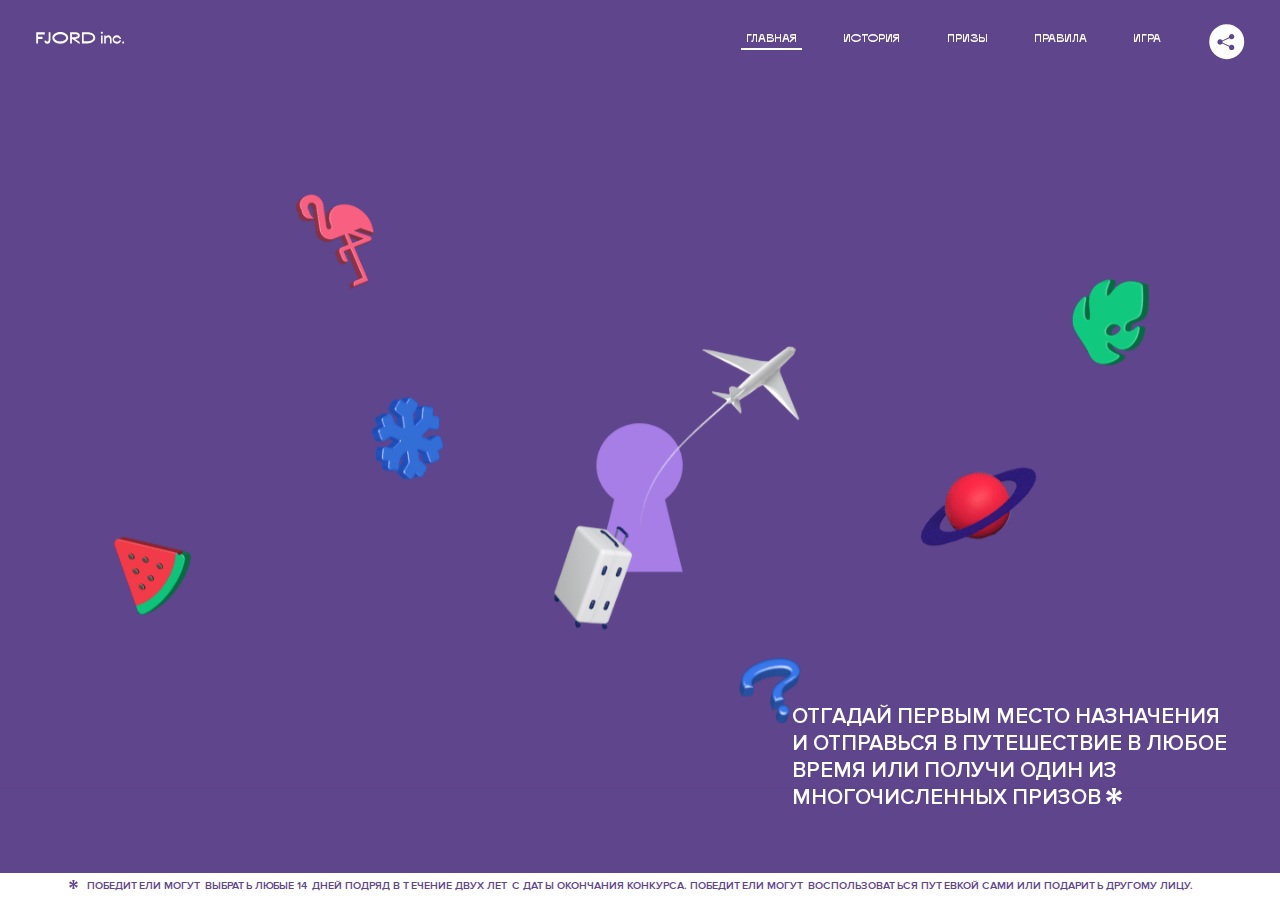
<file: 5/index.html>
<!DOCTYPE html>
<html lang="ru">
<head>
  <meta charset="UTF-8">
  <meta name="description" content="">
  <meta name="viewport" content="width=device-width, initial-scale=1.0">
  <meta http-equiv="X-UA-Compatible" content="ie=edge">
  <title>Mysterious Vacation</title>
  <link rel="stylesheet" href="css/style.min.css">
<link href="css/style.min.css" rel="stylesheet">  <base href="https://htmlacademy-animation.github.io/392837-magic-vacation-1/5/">
</head>
<body>

  <header class="page-header js-header">
    <div class="page-header__wrapper">
      <a href="#" class="page-header__logo" aria-label="Перейти на страницу FJORD.Inc">
        <svg width="100" height="15" viewBox="0 0 100 15" fill="none" xmlns="http://www.w3.org/2000/svg">
          <path d="M0.26 1.4V14H2.276V8.906H7.334V6.44H2.276V3.848H9.872V1.4H0.26ZM12.733 14.36C15.127 14.36 16.243 12.65 16.243 9.5V1.4H14.263V8.96C14.263 11.21 13.723 11.876 12.733 11.876C11.833 11.876 11.473 11.3 11.347 10.58L9.36702 10.94C9.63702 13.046 10.663 14.36 12.733 14.36ZM18.3918 7.7C18.3918 11.372 22.3878 14.36 27.3198 14.36C32.2518 14.36 36.2478 11.372 36.2478 7.7C36.2478 4.028 32.2518 1.04 27.3198 1.04C22.3878 1.04 18.3918 4.028 18.3918 7.7ZM20.6058 7.7C20.6058 5.378 23.6118 3.524 27.3198 3.524C30.9918 3.524 33.9798 5.378 33.9798 7.7C33.9798 10.004 30.9918 11.858 27.3198 11.858C23.6118 11.858 20.6058 10.004 20.6058 7.7ZM40.403 14V8.906H40.799L49.079 14.702V12.38L44.039 8.906H44.201C47.999 8.906 49.277 7.304 49.277 5.162C49.277 3.092 47.999 1.4 44.201 1.4H38.387V14H40.403ZM43.535 3.722C45.785 3.722 47.045 4.136 47.045 5.432C47.045 6.764 45.785 7.034 43.535 7.034H40.403V3.722H43.535ZM51.6936 1.382V14H57.8676C62.7456 14 66.7236 11.534 66.7236 7.7C66.7236 3.848 62.7456 1.382 57.8676 1.382H51.6936ZM53.7096 11.624V3.722H57.5436C61.5396 3.722 64.4916 5.018 64.4916 7.7C64.4916 10.238 61.5396 11.624 57.5436 11.624H53.7096ZM73.1832 14.018H74.9832V5H73.1832V14.018ZM72.9132 1.976C72.9132 2.57 73.3992 3.092 74.0832 3.092C74.7492 3.092 75.2352 2.57 75.2352 1.976C75.2352 1.382 74.7672 0.805999 74.0832 0.805999C73.3812 0.805999 72.9132 1.382 72.9132 1.976ZM76.7867 14H78.5687V9.104C78.7487 8.006 79.5947 6.962 81.0887 6.962C82.1147 6.962 83.2667 7.448 83.2667 9.554V14H85.0487V9.014C85.0487 6.152 83.2307 4.73 81.3587 4.73C79.9187 4.73 79.0727 5.558 78.5687 6.854V5H76.7867V14ZM90.9898 14.27C93.5098 14.27 95.3818 12.506 95.7238 10.328H94.0498C93.7258 11.3 92.6998 12.02 90.9898 12.02C88.8478 12.02 87.7678 10.922 87.7678 9.59C87.7678 8.24 88.8478 6.962 90.9898 6.962C92.7538 6.962 93.7978 7.844 94.0858 8.924H95.7418C95.4358 6.71 93.6178 4.73 90.9898 4.73C88.0918 4.73 86.1298 7.124 86.1298 9.59C86.1298 12.074 88.1278 14.27 90.9898 14.27ZM97.0693 12.938C97.0693 13.658 97.5553 14.144 98.2753 14.144C98.9953 14.144 99.4813 13.658 99.4813 12.938C99.4813 12.2 98.9953 11.714 98.2753 11.714C97.5553 11.714 97.0693 12.2 97.0693 12.938Z" fill="currentColor"></path>
        </svg>
      </a>
      <button class="page-header__toggler js-menu-toggler" type="button" aria-label="Управление мобильным меню"><span>Меню</span></button>
      <nav class="page-header__nav">
        <div class="page-header__menu js-menu" id="menu">
          <ul>
            <li>
              <a class="js-menu-link active" href="#top" data-href="top">главная</a>
            </li>
            <li>
              <a class="js-menu-link" href="#story" data-href="story">история</a>
            </li>
            <li>
              <a class="js-menu-link" href="#prizes" data-href="prizes">призы</a>
            </li>
            <li>
              <a class="js-menu-link" href="#rules" data-href="rules">правила</a>
            </li>
            <li>
              <a class="js-menu-link" href="#game" data-href="game">игра</a>
            </li>
          </ul>
        </div>
        <div class="page-header__social">
          <div class="social-block js-social-block">
            <button class="social-block__toggler" aria-label="Управлять блоком с социальными кнопками">
              <svg width="26" height="22" viewBox="0 0 27 22" fill="none" xmlns="http://www.w3.org/2000/svg">
                <path d="M19.6721 7.43664C21.6273 7.43664 23.213 5.85095 23.213 3.89566C23.213 1.94037 21.6273 0.354675 19.6721 0.354675C17.7168 0.354675 16.1311 1.94037 16.1311 3.89566C16.1311 4.19968 16.1728 4.49178 16.2458 4.77345L7.21751 8.95527C6.57519 8.05214 5.52303 7.46049 4.33078 7.46049C2.37549 7.46049 0.789795 9.04618 0.789795 11.0015C0.789795 12.9568 2.37549 14.5425 4.33078 14.5425C5.52303 14.5425 6.57668 13.9508 7.21751 13.0477L16.2458 17.2295C16.1743 17.5112 16.1311 17.8033 16.1311 18.1073C16.1311 20.0626 17.7168 21.6483 19.6721 21.6483C21.6273 21.6483 23.213 20.0626 23.213 18.1073C23.213 16.152 21.6273 14.5663 19.6721 14.5663C18.4798 14.5663 17.4262 15.158 16.7853 16.0611L7.75701 11.8793C7.82854 11.5976 7.87176 11.3055 7.87176 11.0015C7.87176 10.6974 7.83003 10.4053 7.75701 10.1237L16.7853 5.94186C17.4262 6.84499 18.4783 7.43664 19.6721 7.43664Z" fill="currentColor"></path>
              </svg>
            </button>
            <ul class="social-block__list">
              <li>
                <a class="social-block__link social-block__link--fb" href="#" aria-label="Мы на Facebook">
                  <svg width="8" height="17" viewBox="0 0 8 17" fill="none" xmlns="http://www.w3.org/2000/svg">
                    <path d="M4.24646 16.9899H1.09275L1.05793 8.49828H0V5.30707H1.05793V3.81124C1.05793 1.42084 2.57654 0 5.21735 0H7.41758V3.18585H5.30841C4.28262 3.18585 4.2478 3.48582 4.2478 4.24914V5.30707H7.42964L7.16716 8.49828H4.2478V16.9899H4.24646Z" fill="currentColor"></path>
                  </svg>
                </a>
              </li>
              <li>
                <a class="social-block__link social-block__link--insta" href="#" aria-label="Мы в Instagram">
                  <svg width="15" height="15" viewBox="0 0 15 15" fill="none" xmlns="http://www.w3.org/2000/svg">
                    <path d="M11.0197 0H4.19806C2.14246 0 0.471191 1.66993 0.471191 3.72285V10.5499C0.471191 12.6082 2.14112 14.2727 4.19806 14.2727H11.0197C13.0753 14.2727 14.7466 12.6082 14.7466 10.5499V3.72285C14.7466 1.67127 13.0753 0 11.0197 0ZM11.0197 12.4849H4.19806C3.13076 12.4849 2.26432 11.6158 2.26432 10.5512V3.72419C2.26432 2.65956 3.13076 1.79715 4.19806 1.79715H11.0197C12.087 1.79715 12.9535 2.6609 12.9535 3.72419V10.5512C12.9535 11.6145 12.087 12.4849 11.0197 12.4849Z" fill="currentColor"></path>
                    <path d="M7.60887 3.11084C5.38989 3.11084 3.58203 4.9187 3.58203 7.14036C3.58203 9.35532 5.38989 11.1645 7.60887 11.1645C9.83053 11.1645 11.6357 9.35666 11.6357 7.14036C11.6357 4.9187 9.83053 3.11084 7.60887 3.11084ZM7.60887 9.36871C6.37551 9.36871 5.37784 8.37372 5.37784 7.14036C5.37784 5.90699 6.37551 4.90665 7.60887 4.90665C8.83822 4.90665 9.84259 5.90833 9.84259 7.14036C9.84392 8.37238 8.83822 9.36871 7.60887 9.36871Z" fill="currentColor"></path>
                    <path d="M11.3573 2.35962C10.8256 2.35962 10.3931 2.79752 10.3931 3.32381C10.3931 3.85546 10.8256 4.29336 11.3573 4.29336C11.8862 4.29336 12.3215 3.85546 12.3215 3.32381C12.3215 2.79752 11.8862 2.35962 11.3573 2.35962Z" fill="currentColor"></path>
                  </svg>
                </a>
              </li>
              <li>
                <a class="social-block__link social-block__link--vk" href="#" aria-label="Мы ВКонтакте">
                  <svg width="17" height="10" viewBox="0 0 17 10" fill="none" xmlns="http://www.w3.org/2000/svg">
                    <path d="M14.1234 4.9002C14.1234 4.9002 16.3623 1.72708 16.5866 0.680242C16.6595 0.312285 16.4947 0.103188 16.1069 0.103188C16.1069 0.103188 14.8193 0.103188 14.168 0.103188C13.7235 0.103188 13.5587 0.293278 13.4235 0.579768C13.4235 0.579768 12.3724 2.82553 11.0969 4.24712C10.6861 4.70333 10.4781 4.84318 10.2511 4.84318C10.0646 4.84318 9.98625 4.6911 9.98625 4.27834V0.649016C9.98625 0.147997 9.92545 0.00135496 9.5066 0.00135496H6.39628C6.15578 0.00135496 6.0085 0.134417 6.0085 0.324506C6.0085 0.801084 6.73406 0.908351 6.73406 2.20231V4.87305C6.73406 5.40529 6.70569 5.61575 6.45303 5.61575C5.78016 5.61575 4.19528 3.30618 3.30623 0.678887C3.12923 0.145282 2.93737 0 2.43475 0H0.486409C0.205373 0 0 0.190085 0 0.476576C0 0.991172 0.60666 3.40801 2.99277 6.64358C4.59927 8.8201 6.70569 10 8.60269 10C9.76196 10 10.0416 9.80312 10.0416 9.31432V7.63883C10.0416 7.22607 10.2065 7.04956 10.4429 7.04956C10.7078 7.04956 11.1847 7.13238 12.2805 8.22268C13.5843 9.47862 13.6762 10 14.3896 10H16.5676C16.7919 10 17 9.89273 17 9.52342C17 9.02919 16.3623 8.15343 15.384 7.10659C14.9801 6.56755 14.3302 5.98914 14.1248 5.72301C13.8275 5.40801 13.9154 5.23014 14.1234 4.9002Z" fill="currentColor"></path>
                  </svg>
                </a>
              </li>
            </ul>
          </div>
        </div>
      </nav>
    </div>
  </header>

  <main class="page-content">

    <section class="animation-screen"></section>

    <section class="screen screen--hidden screen--intro js-scrollspy" id="top">
      <div class="screen__wrapper">
        <div class="intro">
          <h1 class="intro__title animation-text">Таинственный отпуск</h1>
          <div class="intro__content">
            <div class="intro__info">
              <p class="intro__label">Даты проведения конкурса:</p>
              <p class="intro__date animation-text">01 — 31.05 / 2020</p>
            </div>
            <div class="intro__message">
              <p>
                Отгадай первым место назначения и&nbsp;отправься в&nbsp;путешествие в&nbsp;любое время или получи один из многочисленных призов
                <svg width="16" height="16" viewBox="0 0 10 10" fill="none" xmlns="http://www.w3.org/2000/svg">
                  <path d="M0 6.35337L3.90271 4.99012L0 3.64663L1.34615 1.32374L4.44287 4.01073L3.67364 0H6.34615L5.57692 4.01073L8.65385 1.32374L10 3.64663L6.13405 4.99012L10 6.35337L8.65385 8.65651L5.57692 5.98927L6.34615 10H3.67364L4.44287 5.96952L1.34615 8.65651L0 6.35337Z" fill="currentColor"></path>
                </svg>
              </p>
            </div>
          </div>
        </div>
      </div>
      <div class="screen__footer js-footer">
        <button class="screen__footer-enlarge js-footer-toggler" type="button" aria-label="Показать сообщение">
          <svg width="10" height="10" viewBox="0 0 10 10" fill="none" xmlns="http://www.w3.org/2000/svg">
            <path d="M0 6.35337L3.90271 4.99012L0 3.64663L1.34615 1.32374L4.44287 4.01073L3.67364 0H6.34615L5.57692 4.01073L8.65385 1.32374L10 3.64663L6.13405 4.99012L10 6.35337L8.65385 8.65651L5.57692 5.98927L6.34615 10H3.67364L4.44287 5.96952L1.34615 8.65651L0 6.35337Z" fill="currentColor"></path>
          </svg>
        </button>
        <button class="screen__footer-collapse js-footer-toggler" type="button" aria-label="Скрыть сообщение">
          <svg width="13" height="13" viewBox="0 0 13 13" fill="none" xmlns="http://www.w3.org/2000/svg">
            <line x1="12.3536" y1="0.353553" x2="0.738349" y2="11.9688" stroke="currentColor"></line>
            <line x1="0.738319" y1="0.539925" x2="12.3535" y2="12.1551" stroke="currentColor"></line>
          </svg>
        </button>
        <div class="screen__footer-wrapper">
          <div class="screen__footer-announce">
            <p class="screen__footer-label">Даты проведения конкурса:</p>
            <p class="screen__footer-date">01 — 31.05 / 2020</p>
          </div>
          <div class="screen__footer-note">
            <p>
              <svg width="10" height="10" viewBox="0 0 10 10" fill="none" xmlns="http://www.w3.org/2000/svg">
                <path d="M0 6.35337L3.90271 4.99012L0 3.64663L1.34615 1.32374L4.44287 4.01073L3.67364 0H6.34615L5.57692 4.01073L8.65385 1.32374L10 3.64663L6.13405 4.99012L10 6.35337L8.65385 8.65651L5.57692 5.98927L6.34615 10H3.67364L4.44287 5.96952L1.34615 8.65651L0 6.35337Z" fill="currentColor"></path>
              </svg>
              <span>Победители могут выбрать любые 14 дней подряд в&nbsp;течение двух лет с&nbsp;даты окончания конкурса. Победители могут воспользоваться путевкой сами или подарить другому лицу.</span>
            </p>
          </div>
        </div>
      </div>
    </section>

    <section class="screen screen--hidden screen--story story js-scrollspy" id="story">

      <div class="slider swiper-container js-slider">

        <div class="swiper-wrapper">

          <div class="slider__item swiper-slide">
            <h2 class="slider__item-title">История</h2>
            <p class="slider__item-text">Джеймс Таргет был основателем компании &laquo;Fjord Inc.&raquo;. С&nbsp;1965 года &laquo;Fjord Inc.&raquo; прославилась надёжными и&nbsp;удобными чемоданами и&nbsp;аксессуарами для туристов.</p>
          </div>

          <div class="slider__item swiper-slide">
            <p class="slider__item-text">Когда Джеймсу было 7&nbsp;лет, в&nbsp;их&nbsp;доме гостил дядюшка и&nbsp;развлекал детей рассказами о&nbsp;своей поездке в&nbsp;место, показавшееся малышу Таргету невероятным. Тогда Джеймс решил, что однажды посетит его, но&nbsp;не&nbsp;будет рассказывать о&nbsp;мечте, пока не&nbsp;осуществит.</p>
          </div>

          <div class="slider__item swiper-slide">
            <p class="slider__item-text">Джеймс Таргет стал увлеченным путешественником. Он&nbsp;посетил 5&nbsp;континентов, 126&nbsp;стран.</p>
          </div>

          <div class="slider__item swiper-slide">
            <p class="slider__item-text">Он&nbsp;сплавлялся по&nbsp;Амазонке и&nbsp;погружался в&nbsp;пещеры Франции, медитировал в&nbsp;горах Тибета и&nbsp;пожимал руку вождя племени Акугауа.</p>
          </div>

          <div class="slider__item swiper-slide">
            <p class="slider__item-text">Из&nbsp;своих поездок Джеймс Таргет привозил идеи, как сделать свои чемоданы &laquo;Fjord Inc.&raquo; удобными и&nbsp;приспособленными к&nbsp;разным дорожным условиям.</p>
          </div>

          <div class="slider__item swiper-slide">
            <p class="slider__item-text">Всё это время Джеймс не&nbsp;оставлял идею поездки своей мечты. Однако, как только он&nbsp;брался за&nbsp;планирование, возникали препятствия, не&nbsp;позволяющие отправиться туда.</p>
          </div>

          <div class="slider__item swiper-slide">
            <p class="slider__item-text">В&nbsp;возрасте 67&nbsp;лет Джеймс Таргет попал под лавину и&nbsp;погиб. В&nbsp;своём завещании он&nbsp;поручил отправить в&nbsp;заветное путешествие трёх смельчаков, единых с&nbsp;ним духом.</p>
          </div>

          <div class="slider__item swiper-slide">
            <p class="slider__item-text">Тех, кто сможет узнать таинственное место, задавая вопросы специально обученному ИИ&nbsp;&laquo;Соне&raquo;, ждет фантастическое путешествие.</p>
          </div>
        </div>
        <div class="slider__controls">
          <button class="slider__control slider__control--prev js-control-prev" type="button" aria-label="Показать предыдущую историю">
            <svg width="12" height="22" viewBox="0 0 12 22" fill="none" xmlns="http://www.w3.org/2000/svg">
              <path d="M11 1L1 11L11 21" stroke="currentColor" stroke-width="2" stroke-linejoin="round"></path>
            </svg>
          </button>
          <button class="slider__control slider__control--next js-control-next" type="button" aria-label="Показать следующую историю">
            <svg width="12" height="22" viewBox="0 0 12 22" fill="none" xmlns="http://www.w3.org/2000/svg">
              <path d="M1 1L11 11L1 21" stroke="currentColor" stroke-width="2" stroke-linejoin="round"></path>
            </svg>
          </button>
        </div>
        <div class="slider__pagination swiper-pagination"></div>
      </div>
      <div class="story__overlay"></div>
    </section>

    <section class="screen screen--hidden screen--prizes js-scrollspy" id="prizes">
      <div class="screen__wrapper">
        <div class="prizes">
          <h2 class="prizes__title">ПРизы</h2>
          <div class="prizes__lead">
            <p>Найди ответ и&nbsp;получи один из&nbsp;призов:</p>
          </div>
          <ul class="prizes__list">
            <li class="prizes__item prizes__item--journeys">
              <div class="prizes__icon">
                <picture>
                  <source srcset="img/prize1-mob.svg" media="(orientation: portrait)">
                  <img src="img/prize1.svg" alt="">
                </picture>
              </div>
              <p class="prizes__desc">
                <b>3</b>
                <span>загадочных путешествия</span>
              </p>
            </li>
            <li class="prizes__item prizes__item--cases">
              <div class="prizes__icon">
                <picture>
                  <source srcset="img/prize2-mob.svg" media="(orientation: portrait)">
                  <img src="img/prize2.svg" alt="">
                </picture>
              </div>
              <p class="prizes__desc">
                <b>7</b>
                <span>надежных чемоданов</span>
              </p>
            </li>
            <li class="prizes__item prizes__item--codes">
              <div class="prizes__icon">
                <picture>
                  <source srcset="img/prize3-mob.svg" media="(orientation: portrait)">
                  <img src="img/prize3.svg" alt="">
                </picture>
              </div>
              <p class="prizes__desc">
                <b>900</b>
                <span>
                  промокодов на&nbsp;скидку 15%
                  <svg width="10" height="10" viewBox="0 0 10 10" fill="none" xmlns="http://www.w3.org/2000/svg">
                    <path d="M0 6.35337L3.90271 4.99012L0 3.64663L1.34615 1.32374L4.44287 4.01073L3.67364 0H6.34615L5.57692 4.01073L8.65385 1.32374L10 3.64663L6.13405 4.99012L10 6.35337L8.65385 8.65651L5.57692 5.98927L6.34615 10H3.67364L4.44287 5.96952L1.34615 8.65651L0 6.35337Z" fill="currentColor"></path>
                  </svg>
                </span>
              </p>
            </li>
          </ul>
        </div>
      </div>
      <div class="screen__footer js-footer">
        <button class="screen__footer-enlarge js-footer-toggler" type="button" aria-label="Показать сообщение">
          <svg width="10" height="10" viewBox="0 0 10 10" fill="none" xmlns="http://www.w3.org/2000/svg">
            <path d="M0 6.35337L3.90271 4.99012L0 3.64663L1.34615 1.32374L4.44287 4.01073L3.67364 0H6.34615L5.57692 4.01073L8.65385 1.32374L10 3.64663L6.13405 4.99012L10 6.35337L8.65385 8.65651L5.57692 5.98927L6.34615 10H3.67364L4.44287 5.96952L1.34615 8.65651L0 6.35337Z" fill="currentColor"></path>
          </svg>
        </button>
        <button class="screen__footer-collapse js-footer-toggler" type="button" aria-label="Скрыть сообщение">
          <svg width="13" height="13" viewBox="0 0 13 13" fill="none" xmlns="http://www.w3.org/2000/svg">
            <line x1="12.3536" y1="0.353553" x2="0.738349" y2="11.9688" stroke="currentColor"></line>
            <line x1="0.738319" y1="0.539925" x2="12.3535" y2="12.1551" stroke="currentColor"></line>
          </svg>
        </button>
        <div class="screen__footer-wrapper">
          <div class="screen__footer-announce">
            <p class="screen__footer-label">Даты проведения конкурса:</p>
            <p class="screen__footer-date">01 — 31.05 / 2020</p>
          </div>
          <div class="screen__footer-note">
            <p>
              <svg width="10" height="10" viewBox="0 0 10 10" fill="none" xmlns="http://www.w3.org/2000/svg">
                <path d="M0 6.35337L3.90271 4.99012L0 3.64663L1.34615 1.32374L4.44287 4.01073L3.67364 0H6.34615L5.57692 4.01073L8.65385 1.32374L10 3.64663L6.13405 4.99012L10 6.35337L8.65385 8.65651L5.57692 5.98927L6.34615 10H3.67364L4.44287 5.96952L1.34615 8.65651L0 6.35337Z" fill="currentColor"></path>
              </svg>
              <span>Скидка&nbsp;15% на&nbsp;единоразовое приобретение путёвки с&nbsp;1&nbsp;июня 2020 по&nbsp;31&nbsp;мая 2022&nbsp;года. Суммируется с&nbsp;другими акциями</span>
            </p>
          </div>
        </div>
      </div>
    </section>

    <section class="screen screen--hidden screen--rules js-scrollspy" id="rules">
      <div class="screen__wrapper">
        <div class="rules">
          <h2 class="rules__title">Правила</h2>
          <div class="rules__lead">
            <p>Для того чтобы получить наследство Джеймса Таргета, тебе нужно выведать у&nbsp;&laquo;Сони&raquo;, куда предстоит отправиться тебе в&nbsp;случае победы</p>
          </div>
          <ol class="rules__list">
            <li class="rules__item">
              <p>Тебе отводится <br>5&nbsp;минут</p>
            </li>
            <li class="rules__item">
              <p>Задавай любые вопросы в&nbsp;текстовом поле</p>
            </li>
            <li class="rules__item">
              <p>Нажимай кнопку &laquo;Узнать&raquo;, чтобы получить ответ</p>
            </li>
            <li class="rules__item" id="last-rules-item">
              <p>&laquo;Соня&raquo; может отвечать только&nbsp;Да или Нет</p>
            </li>
          </ol>
          <a href="#game" class="rules__link btn">Погнали!</a>
        </div>
      </div>
      <div class="screen__disclaimer">
        <div class="disclaimer">
          <ul>
            <li>
              <a href="#">Правовая информация</a>
            </li>
            <li>
              <a href="#">Подробные правила</a>
            </li>
          </ul>
        </div>
      </div>
    </section>

    <section class="screen screen--hidden screen--game js-scrollspy" id="game">
      <div class="screen__wrapper">
        <div class="game">
          <div class="game__header">
            <h2 class="game__title">Игра</h2>
            <div class="game__counter">
              <span>05</span>:<span>00</span>
            </div>
          </div>
          <div class="game__body">
            <div class="chat">
              <div class="chat__body js-chat">
                <ul class="chat__list" id="messages"></ul>
              </div>
              <div class="chat__footer">
                <form action="#" method="post" class="form" id="message-form">
                  <label for="message-field" class="visually-hidden">Поле для ввода вопроса</label>
                  <input type="text" class="form__field" id="message-field">
                  <button class="form__button btn">
                    Узнать
                    <svg width="18" height="19" viewBox="0 0 18 19" fill="none" xmlns="http://www.w3.org/2000/svg">
                      <path stroke="currentColor" stroke-width="2" d="M9 19V1"></path>
                      <path d="M1 9l8-8 8 8" stroke="currentColor" stroke-width="2" stroke-linejoin="round"></path>
                    </svg>
                  </button>
                </form>
              </div>
            </div>
          </div>
          <!-- временные кнопки для показа результата -->
          <div class="game__buttons">
            <button class="game__button btn js-show-result" type="button" data-target="result">Положительный результат</button>
            <button class="game__button btn js-show-result" type="button" data-target="result2">Положительный результат - 2</button>
            <button class="game__button btn js-show-result" type="button" data-target="result3">Отрицательный результат</button>
          </div>
        </div>
      </div>
    </section>

    <section class="screen screen--hidden screen--result" id="result">
      <div class="screen__wrapper">
        <div class="result result--trip">
          <div class="result__image">
            <picture>
              <source srcset="img/result1-mob.png 1x, img/result1-mob@2x.png 2x" media="(max-width: 768px) and (orientation: portrait)">
              <img src="img/result1.png" srcset="img/result1@2x.png 2x" alt="">
            </picture>
          </div>
          <h2 class="result__title">
            <span class="visually-hidden">ПОбеда!</span>
            <svg xmlns="http://www.w3.org/2000/svg" viewBox="0 0 568.85 109.24">
              <path d="M16,24.44V92H2.6V8H75V92H61.52V24.44H16Z" transform="translate(-2.1 -1.5)" fill="none" stroke="currentColor"></path>
              <path d="M148.76,5.6c32.88,0,59.52,19.92,59.52,44.4s-26.64,44.4-59.52,44.4S89.24,74.48,89.24,50,115.88,5.6,148.76,5.6Zm0,72.12c24.48,0,44.4-12.36,44.4-27.72s-19.92-27.84-44.4-27.84C124,22.16,104,34.52,104,50S124,77.72,148.76,77.72Z" transform="translate(-2.1 -1.5)" fill="none" stroke="currentColor"></path>
              <path d="M287.36,8V24.44H236v14.4h25.32c25.44,0,34,11.16,34,26.52,0,15.6-8.52,26.64-34,26.64H222.56V8h64.8ZM256.88,76.52c15.12,0,23.52-2,23.52-11.52S272,54.44,256.88,54.44H236V76.52h20.88Z" transform="translate(-2.1 -1.5)" fill="none" stroke="currentColor"></path>
              <path d="M371.47,8V24.44H320.84V41.6h33.6V58h-33.6V75.56h50.64V92H307.4V8h64.08Z" transform="translate(-2.1 -1.5)" fill="none" stroke="currentColor"></path>
              <path d="M382.39,110.24V75.56h7.44c4.56-4.68,7.8-18.36,8.76-56L399,8h48.6V75.56h10v34.68H442.87V92H397v18.24H382.39Zm51.72-34.68V24.44H411.55v3.12c-0.48,22.44-3.24,37.68-7.2,48h29.76Z" transform="translate(-2.1 -1.5)" fill="none" stroke="currentColor"></path>
              <path d="M463.75,92l28-84h27.12l28.08,84H533.47l-7.8-23.52h-37.8L480.07,92H463.75Zm56.64-40L507,11.84,493.51,52h26.88Z" transform="translate(-2.1 -1.5)" fill="none" stroke="currentColor"></path>
              <path d="M554.12,70.4L555.55,2H569l1.44,68.4H554.12Zm8.28,6.36c4.8,0,8,3.24,8,8.16a8,8,0,1,1-16.08,0C554.35,80,557.59,76.76,562.39,76.76Z" transform="translate(-2.1 -1.5)" fill="none" stroke="currentColor"></path>
            </svg>
          </h2>
          <div class="result__text">
            <p>ты&nbsp;отправляешься в&nbsp;Арктику!</p>
          </div>
          <div class="result__form">
            <form action="#" method="post" class="form form--result">
              <label for="email-field" class="form__label">зарегистрируй результат</label>
              <input type="email" class="form__field" id="email-field" placeholder="e-mail для регистации результата и получения приза" required="">
              <button class="form__button btn">
                отправить
                <svg width="18" height="19" viewBox="0 0 18 19" fill="none" xmlns="http://www.w3.org/2000/svg">
                  <path stroke="currentColor" stroke-width="2" d="M9 19V1"></path>
                  <path d="M1 9l8-8 8 8" stroke="currentColor" stroke-width="2" stroke-linejoin="round"></path>
                </svg>
              </button>
            </form>
          </div>
        </div>
      </div>
    </section>

    <section class="screen screen--hidden screen--result" id="result2">
      <div class="screen__wrapper">
        <div class="result result--prize">
          <div class="result__image">
            <picture>
              <source srcset="img/result2-mob.png 1x, img/result2-mob@2x.png 2x" media="(max-width: 768px) and (orientation: portrait)">
              <img src="img/result2.png" srcset="img/result2@2x.png 2x" alt="">
            </picture>
          </div>
          <h2 class="result__title">
            <span class="visually-hidden">ПОбеда!</span>
            <svg xmlns="http://www.w3.org/2000/svg" viewBox="0 0 568.85 109.24">
              <path d="M16,24.44V92H2.6V8H75V92H61.52V24.44H16Z" transform="translate(-2.1 -1.5)" fill="none" stroke="currentColor"></path>
              <path d="M148.76,5.6c32.88,0,59.52,19.92,59.52,44.4s-26.64,44.4-59.52,44.4S89.24,74.48,89.24,50,115.88,5.6,148.76,5.6Zm0,72.12c24.48,0,44.4-12.36,44.4-27.72s-19.92-27.84-44.4-27.84C124,22.16,104,34.52,104,50S124,77.72,148.76,77.72Z" transform="translate(-2.1 -1.5)" fill="none" stroke="currentColor"></path>
              <path d="M287.36,8V24.44H236v14.4h25.32c25.44,0,34,11.16,34,26.52,0,15.6-8.52,26.64-34,26.64H222.56V8h64.8ZM256.88,76.52c15.12,0,23.52-2,23.52-11.52S272,54.44,256.88,54.44H236V76.52h20.88Z" transform="translate(-2.1 -1.5)" fill="none" stroke="currentColor"></path>
              <path d="M371.47,8V24.44H320.84V41.6h33.6V58h-33.6V75.56h50.64V92H307.4V8h64.08Z" transform="translate(-2.1 -1.5)" fill="none" stroke="currentColor"></path>
              <path d="M382.39,110.24V75.56h7.44c4.56-4.68,7.8-18.36,8.76-56L399,8h48.6V75.56h10v34.68H442.87V92H397v18.24H382.39Zm51.72-34.68V24.44H411.55v3.12c-0.48,22.44-3.24,37.68-7.2,48h29.76Z" transform="translate(-2.1 -1.5)" fill="none" stroke="currentColor"></path>
              <path d="M463.75,92l28-84h27.12l28.08,84H533.47l-7.8-23.52h-37.8L480.07,92H463.75Zm56.64-40L507,11.84,493.51,52h26.88Z" transform="translate(-2.1 -1.5)" fill="none" stroke="currentColor"></path>
              <path d="M554.12,70.4L555.55,2H569l1.44,68.4H554.12Zm8.28,6.36c4.8,0,8,3.24,8,8.16a8,8,0,1,1-16.08,0C554.35,80,557.59,76.76,562.39,76.76Z" transform="translate(-2.1 -1.5)" fill="none" stroke="currentColor"></path>
            </svg>
          </h2>
          <div class="result__text">
            <p>чемодан &laquo;Fjord&nbsp;Inc.&raquo;&nbsp;твой</p>
          </div>
          <div class="result__form">
            <form action="#" method="post" class="form form--result">
              <label for="email-field2" class="form__label">зарегистрируй результат</label>
              <input type="email" class="form__field" id="email-field2" placeholder="e-mail для регистации результата и получения приза" required="">
              <button class="form__button btn">
                отправить
                <svg width="18" height="19" viewBox="0 0 18 19" fill="none" xmlns="http://www.w3.org/2000/svg">
                  <path stroke="currentColor" stroke-width="2" d="M9 19V1"></path>
                  <path d="M1 9l8-8 8 8" stroke="currentColor" stroke-width="2" stroke-linejoin="round"></path>
                </svg>
              </button>
            </form>
          </div>
        </div>
      </div>
    </section>

    <section class="screen screen--hidden screen--result" id="result3">
      <div class="screen__wrapper">
        <div class="result result--negative">
          <div class="result__image">
            <picture>
              <source srcset="img/result3-mob.png 1x, img/result3-mob@2x.png 2x" media="(max-width: 768px) and (orientation: portrait)">
              <img src="img/result3.png" srcset="img/result3@2x.png 2x" alt="">
            </picture>
          </div>
          <h2 class="result__title">
            <span class="visually-hidden">Не угадал!</span>
            <svg xmlns="http://www.w3.org/2000/svg" viewBox="0 0 660.77 109.24">
              <path d="M2.66,92V8H16.1V42.2H53.3V8H66.74V92H53.3V58.64H16.1V92H2.66Z" transform="translate(-2.16 -1.5)" fill="none" stroke="currentColor"></path>
              <path d="M147.62,8V24.44H97V41.6h33.6V58H97V75.56h50.64V92H83.54V8h64.08Z" transform="translate(-2.16 -1.5)" fill="none" stroke="currentColor"></path>
              <path d="M199.22,8l20.52,42.36L235.34,8h16.44l-31,84H204.38l9.48-25.92L185.78,8h13.44Z" transform="translate(-2.16 -1.5)" fill="none" stroke="currentColor"></path>
              <path d="M273.74,24.44V92H260.3V8h50.16V24.44H273.74Z" transform="translate(-2.16 -1.5)" fill="none" stroke="currentColor"></path>
              <path d="M307.1,92l28-84h27.12l28.08,84H376.82L369,68.48h-37.8L323.42,92H307.1Zm56.64-40L350.3,11.84,336.86,52h26.88Z" transform="translate(-2.16 -1.5)" fill="none" stroke="currentColor"></path>
              <path d="M396.38,110.24V75.56h7.44c4.56-4.68,7.8-18.36,8.76-56L412.94,8h48.6V75.56h10v34.68H456.86V92H411v18.24H396.38ZM448.1,75.56V24.44H425.54v3.12c-0.48,22.44-3.24,37.68-7.2,48H448.1Z" transform="translate(-2.16 -1.5)" fill="none" stroke="currentColor"></path>
              <path d="M477.74,92l28-84h27.12L560.9,92H547.46l-7.8-23.52h-37.8L494.06,92H477.74Zm56.64-40-13.44-40.2L507.5,52h26.88Z" transform="translate(-2.16 -1.5)" fill="none" stroke="currentColor"></path>
              <path d="M568.7,76.88a13.77,13.77,0,0,0,5,1c6.6,0,10.44-6.24,12-58.32L586.22,8h46.2V92H619V24.44H598.82l-0.12,3.12C597.14,81,589,94.4,573.74,94.4a28.55,28.55,0,0,1-6.72-.84Z" transform="translate(-2.16 -1.5)" fill="none" stroke="currentColor"></path>
              <path d="M646.1,70.4L647.54,2H661l1.44,68.4H646.1Zm8.28,6.36c4.8,0,8,3.24,8,8.16a8,8,0,0,1-16.08,0C646.34,80,649.58,76.76,654.38,76.76Z" transform="translate(-2.16 -1.5)" fill="none" stroke="currentColor"></path>
            </svg>
          </h2>
          <button class="result__button js-play" type="button">
            не сдавайся!
            <span>
              <svg width="27" height="22" viewBox="0 0 27 22" fill="none" xmlns="http://www.w3.org/2000/svg">
                <path d="M10.6899 1.47998C5.42992 1.47998 1.16992 5.73998 1.16992 11C1.16992 16.26 5.42992 20.52 10.6899 20.52C15.9499 20.52 20.2099 16.26 20.2099 11V7.13998" stroke="currentColor" stroke-width="2" stroke-miterlimit="10"></path>
                <path d="M15.1099 12.5099L20.1499 7.13989L25.3099 12.6299" stroke="currentColor" stroke-width="2" stroke-miterlimit="10" stroke-linejoin="round"></path>
              </svg>
            </span>
          </button>
        </div>
      </div>
    </section>

  </main>

<script src="js/script.js"></script></body>
</html>
</file>
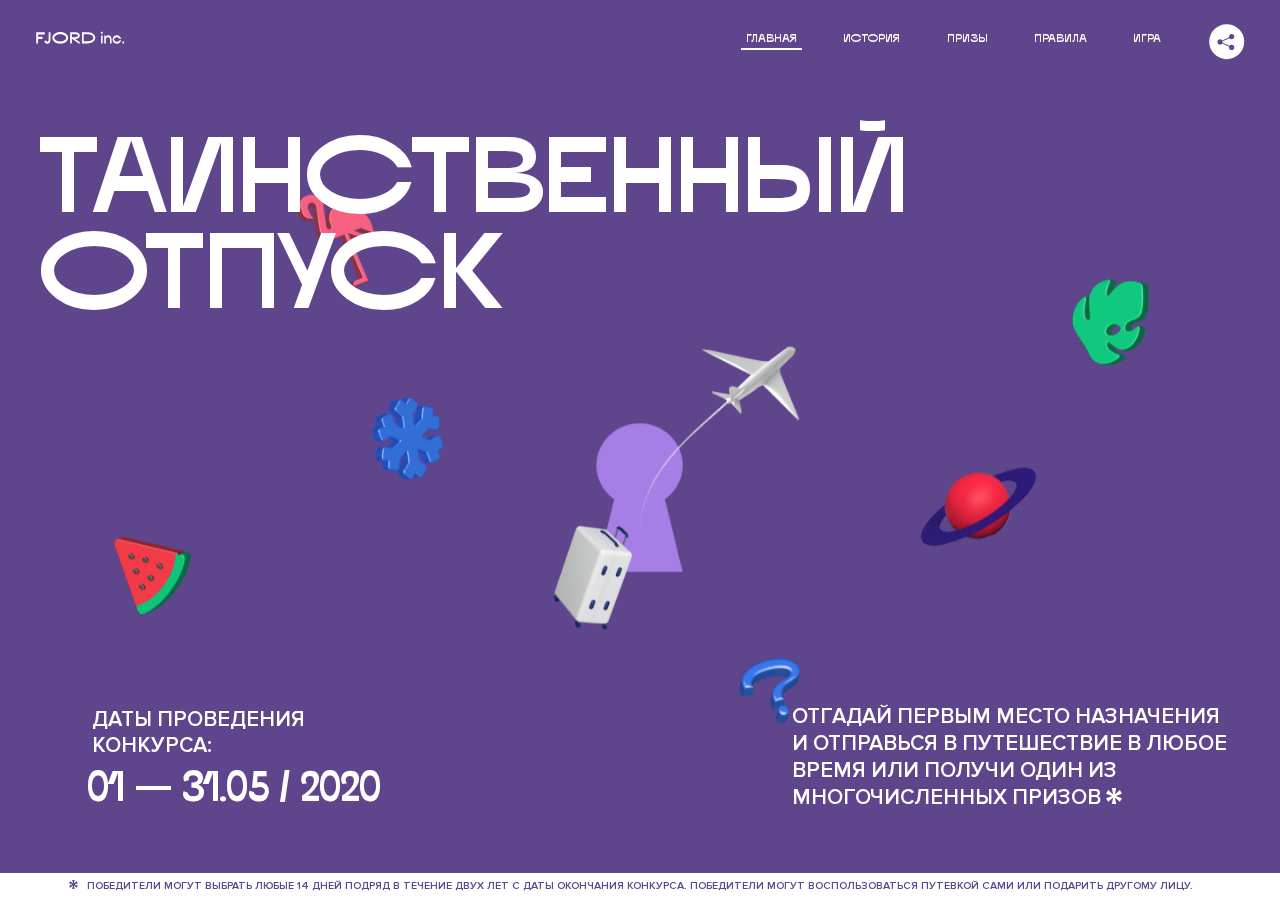
<file: 6/index.html>
<!DOCTYPE html>
<html lang="ru">
<head>
  <meta charset="UTF-8">
  <meta name="description" content="">
  <meta name="viewport" content="width=device-width, initial-scale=1.0">
  <meta http-equiv="X-UA-Compatible" content="ie=edge">
  <title>Mysterious Vacation</title>
  <link rel="stylesheet" href="css/style.min.css">
<link href="css/style.min.css" rel="stylesheet">  <base href="https://htmlacademy-animation.github.io/392837-magic-vacation-1/6/">
</head>
<body>

  <header class="page-header js-header">
    <div class="page-header__wrapper">
      <a href="#" class="page-header__logo" aria-label="Перейти на страницу FJORD.Inc">
        <svg width="100" height="15" viewBox="0 0 100 15" fill="none" xmlns="http://www.w3.org/2000/svg">
          <path d="M0.26 1.4V14H2.276V8.906H7.334V6.44H2.276V3.848H9.872V1.4H0.26ZM12.733 14.36C15.127 14.36 16.243 12.65 16.243 9.5V1.4H14.263V8.96C14.263 11.21 13.723 11.876 12.733 11.876C11.833 11.876 11.473 11.3 11.347 10.58L9.36702 10.94C9.63702 13.046 10.663 14.36 12.733 14.36ZM18.3918 7.7C18.3918 11.372 22.3878 14.36 27.3198 14.36C32.2518 14.36 36.2478 11.372 36.2478 7.7C36.2478 4.028 32.2518 1.04 27.3198 1.04C22.3878 1.04 18.3918 4.028 18.3918 7.7ZM20.6058 7.7C20.6058 5.378 23.6118 3.524 27.3198 3.524C30.9918 3.524 33.9798 5.378 33.9798 7.7C33.9798 10.004 30.9918 11.858 27.3198 11.858C23.6118 11.858 20.6058 10.004 20.6058 7.7ZM40.403 14V8.906H40.799L49.079 14.702V12.38L44.039 8.906H44.201C47.999 8.906 49.277 7.304 49.277 5.162C49.277 3.092 47.999 1.4 44.201 1.4H38.387V14H40.403ZM43.535 3.722C45.785 3.722 47.045 4.136 47.045 5.432C47.045 6.764 45.785 7.034 43.535 7.034H40.403V3.722H43.535ZM51.6936 1.382V14H57.8676C62.7456 14 66.7236 11.534 66.7236 7.7C66.7236 3.848 62.7456 1.382 57.8676 1.382H51.6936ZM53.7096 11.624V3.722H57.5436C61.5396 3.722 64.4916 5.018 64.4916 7.7C64.4916 10.238 61.5396 11.624 57.5436 11.624H53.7096ZM73.1832 14.018H74.9832V5H73.1832V14.018ZM72.9132 1.976C72.9132 2.57 73.3992 3.092 74.0832 3.092C74.7492 3.092 75.2352 2.57 75.2352 1.976C75.2352 1.382 74.7672 0.805999 74.0832 0.805999C73.3812 0.805999 72.9132 1.382 72.9132 1.976ZM76.7867 14H78.5687V9.104C78.7487 8.006 79.5947 6.962 81.0887 6.962C82.1147 6.962 83.2667 7.448 83.2667 9.554V14H85.0487V9.014C85.0487 6.152 83.2307 4.73 81.3587 4.73C79.9187 4.73 79.0727 5.558 78.5687 6.854V5H76.7867V14ZM90.9898 14.27C93.5098 14.27 95.3818 12.506 95.7238 10.328H94.0498C93.7258 11.3 92.6998 12.02 90.9898 12.02C88.8478 12.02 87.7678 10.922 87.7678 9.59C87.7678 8.24 88.8478 6.962 90.9898 6.962C92.7538 6.962 93.7978 7.844 94.0858 8.924H95.7418C95.4358 6.71 93.6178 4.73 90.9898 4.73C88.0918 4.73 86.1298 7.124 86.1298 9.59C86.1298 12.074 88.1278 14.27 90.9898 14.27ZM97.0693 12.938C97.0693 13.658 97.5553 14.144 98.2753 14.144C98.9953 14.144 99.4813 13.658 99.4813 12.938C99.4813 12.2 98.9953 11.714 98.2753 11.714C97.5553 11.714 97.0693 12.2 97.0693 12.938Z" fill="currentColor"></path>
        </svg>
      </a>
      <button class="page-header__toggler js-menu-toggler" type="button" aria-label="Управление мобильным меню"><span>Меню</span></button>
      <nav class="page-header__nav">
        <div class="page-header__menu js-menu" id="menu">
          <ul>
            <li>
              <a class="js-menu-link active" href="#top" data-href="top">главная</a>
            </li>
            <li>
              <a class="js-menu-link" href="#story" data-href="story">история</a>
            </li>
            <li>
              <a class="js-menu-link" href="#prizes" data-href="prizes">призы</a>
            </li>
            <li>
              <a class="js-menu-link" href="#rules" data-href="rules">правила</a>
            </li>
            <li>
              <a class="js-menu-link" href="#game" data-href="game">игра</a>
            </li>
          </ul>
        </div>
        <div class="page-header__social">
          <div class="social-block js-social-block">
            <button class="social-block__toggler" aria-label="Управлять блоком с социальными кнопками">
              <svg width="26" height="22" viewBox="0 0 27 22" fill="none" xmlns="http://www.w3.org/2000/svg">
                <path d="M19.6721 7.43664C21.6273 7.43664 23.213 5.85095 23.213 3.89566C23.213 1.94037 21.6273 0.354675 19.6721 0.354675C17.7168 0.354675 16.1311 1.94037 16.1311 3.89566C16.1311 4.19968 16.1728 4.49178 16.2458 4.77345L7.21751 8.95527C6.57519 8.05214 5.52303 7.46049 4.33078 7.46049C2.37549 7.46049 0.789795 9.04618 0.789795 11.0015C0.789795 12.9568 2.37549 14.5425 4.33078 14.5425C5.52303 14.5425 6.57668 13.9508 7.21751 13.0477L16.2458 17.2295C16.1743 17.5112 16.1311 17.8033 16.1311 18.1073C16.1311 20.0626 17.7168 21.6483 19.6721 21.6483C21.6273 21.6483 23.213 20.0626 23.213 18.1073C23.213 16.152 21.6273 14.5663 19.6721 14.5663C18.4798 14.5663 17.4262 15.158 16.7853 16.0611L7.75701 11.8793C7.82854 11.5976 7.87176 11.3055 7.87176 11.0015C7.87176 10.6974 7.83003 10.4053 7.75701 10.1237L16.7853 5.94186C17.4262 6.84499 18.4783 7.43664 19.6721 7.43664Z" fill="currentColor"></path>
              </svg>
            </button>
            <ul class="social-block__list">
              <li>
                <a class="social-block__link social-block__link--fb" href="#" aria-label="Мы на Facebook">
                  <svg width="8" height="17" viewBox="0 0 8 17" fill="none" xmlns="http://www.w3.org/2000/svg">
                    <path d="M4.24646 16.9899H1.09275L1.05793 8.49828H0V5.30707H1.05793V3.81124C1.05793 1.42084 2.57654 0 5.21735 0H7.41758V3.18585H5.30841C4.28262 3.18585 4.2478 3.48582 4.2478 4.24914V5.30707H7.42964L7.16716 8.49828H4.2478V16.9899H4.24646Z" fill="currentColor"></path>
                  </svg>
                </a>
              </li>
              <li>
                <a class="social-block__link social-block__link--insta" href="#" aria-label="Мы в Instagram">
                  <svg width="15" height="15" viewBox="0 0 15 15" fill="none" xmlns="http://www.w3.org/2000/svg">
                    <path d="M11.0197 0H4.19806C2.14246 0 0.471191 1.66993 0.471191 3.72285V10.5499C0.471191 12.6082 2.14112 14.2727 4.19806 14.2727H11.0197C13.0753 14.2727 14.7466 12.6082 14.7466 10.5499V3.72285C14.7466 1.67127 13.0753 0 11.0197 0ZM11.0197 12.4849H4.19806C3.13076 12.4849 2.26432 11.6158 2.26432 10.5512V3.72419C2.26432 2.65956 3.13076 1.79715 4.19806 1.79715H11.0197C12.087 1.79715 12.9535 2.6609 12.9535 3.72419V10.5512C12.9535 11.6145 12.087 12.4849 11.0197 12.4849Z" fill="currentColor"></path>
                    <path d="M7.60887 3.11084C5.38989 3.11084 3.58203 4.9187 3.58203 7.14036C3.58203 9.35532 5.38989 11.1645 7.60887 11.1645C9.83053 11.1645 11.6357 9.35666 11.6357 7.14036C11.6357 4.9187 9.83053 3.11084 7.60887 3.11084ZM7.60887 9.36871C6.37551 9.36871 5.37784 8.37372 5.37784 7.14036C5.37784 5.90699 6.37551 4.90665 7.60887 4.90665C8.83822 4.90665 9.84259 5.90833 9.84259 7.14036C9.84392 8.37238 8.83822 9.36871 7.60887 9.36871Z" fill="currentColor"></path>
                    <path d="M11.3573 2.35962C10.8256 2.35962 10.3931 2.79752 10.3931 3.32381C10.3931 3.85546 10.8256 4.29336 11.3573 4.29336C11.8862 4.29336 12.3215 3.85546 12.3215 3.32381C12.3215 2.79752 11.8862 2.35962 11.3573 2.35962Z" fill="currentColor"></path>
                  </svg>
                </a>
              </li>
              <li>
                <a class="social-block__link social-block__link--vk" href="#" aria-label="Мы ВКонтакте">
                  <svg width="17" height="10" viewBox="0 0 17 10" fill="none" xmlns="http://www.w3.org/2000/svg">
                    <path d="M14.1234 4.9002C14.1234 4.9002 16.3623 1.72708 16.5866 0.680242C16.6595 0.312285 16.4947 0.103188 16.1069 0.103188C16.1069 0.103188 14.8193 0.103188 14.168 0.103188C13.7235 0.103188 13.5587 0.293278 13.4235 0.579768C13.4235 0.579768 12.3724 2.82553 11.0969 4.24712C10.6861 4.70333 10.4781 4.84318 10.2511 4.84318C10.0646 4.84318 9.98625 4.6911 9.98625 4.27834V0.649016C9.98625 0.147997 9.92545 0.00135496 9.5066 0.00135496H6.39628C6.15578 0.00135496 6.0085 0.134417 6.0085 0.324506C6.0085 0.801084 6.73406 0.908351 6.73406 2.20231V4.87305C6.73406 5.40529 6.70569 5.61575 6.45303 5.61575C5.78016 5.61575 4.19528 3.30618 3.30623 0.678887C3.12923 0.145282 2.93737 0 2.43475 0H0.486409C0.205373 0 0 0.190085 0 0.476576C0 0.991172 0.60666 3.40801 2.99277 6.64358C4.59927 8.8201 6.70569 10 8.60269 10C9.76196 10 10.0416 9.80312 10.0416 9.31432V7.63883C10.0416 7.22607 10.2065 7.04956 10.4429 7.04956C10.7078 7.04956 11.1847 7.13238 12.2805 8.22268C13.5843 9.47862 13.6762 10 14.3896 10H16.5676C16.7919 10 17 9.89273 17 9.52342C17 9.02919 16.3623 8.15343 15.384 7.10659C14.9801 6.56755 14.3302 5.98914 14.1248 5.72301C13.8275 5.40801 13.9154 5.23014 14.1234 4.9002Z" fill="currentColor"></path>
                  </svg>
                </a>
              </li>
            </ul>
          </div>
        </div>
      </nav>
    </div>
  </header>

  <main class="page-content">

    <section class="animation-screen"></section>

    <section class="screen screen--hidden screen--intro js-scrollspy" id="top">
      <div class="screen__wrapper">
        <div class="intro">
          <h1 class="intro__title">Таинственный отпуск</h1>
          <div class="intro__content">
            <div class="intro__info">
              <p class="intro__label">Даты проведения конкурса:</p>
              <p class="intro__date">01 — 31.05 / 2020</p>
            </div>
            <div class="intro__message">
              <p>
                Отгадай первым место назначения и&nbsp;отправься в&nbsp;путешествие в&nbsp;любое время или получи один из многочисленных призов
                <svg width="16" height="16" viewBox="0 0 10 10" fill="none" xmlns="http://www.w3.org/2000/svg">
                  <path d="M0 6.35337L3.90271 4.99012L0 3.64663L1.34615 1.32374L4.44287 4.01073L3.67364 0H6.34615L5.57692 4.01073L8.65385 1.32374L10 3.64663L6.13405 4.99012L10 6.35337L8.65385 8.65651L5.57692 5.98927L6.34615 10H3.67364L4.44287 5.96952L1.34615 8.65651L0 6.35337Z" fill="currentColor"></path>
                </svg>
              </p>
            </div>
          </div>
        </div>
      </div>
      <div class="screen__footer js-footer">
        <button class="screen__footer-enlarge js-footer-toggler" type="button" aria-label="Показать сообщение">
          <svg width="10" height="10" viewBox="0 0 10 10" fill="none" xmlns="http://www.w3.org/2000/svg">
            <path d="M0 6.35337L3.90271 4.99012L0 3.64663L1.34615 1.32374L4.44287 4.01073L3.67364 0H6.34615L5.57692 4.01073L8.65385 1.32374L10 3.64663L6.13405 4.99012L10 6.35337L8.65385 8.65651L5.57692 5.98927L6.34615 10H3.67364L4.44287 5.96952L1.34615 8.65651L0 6.35337Z" fill="currentColor"></path>
          </svg>
        </button>
        <button class="screen__footer-collapse js-footer-toggler" type="button" aria-label="Скрыть сообщение">
          <svg width="13" height="13" viewBox="0 0 13 13" fill="none" xmlns="http://www.w3.org/2000/svg">
            <line x1="12.3536" y1="0.353553" x2="0.738349" y2="11.9688" stroke="currentColor"></line>
            <line x1="0.738319" y1="0.539925" x2="12.3535" y2="12.1551" stroke="currentColor"></line>
          </svg>
        </button>
        <div class="screen__footer-wrapper">
          <div class="screen__footer-announce">
            <p class="screen__footer-label">Даты проведения конкурса:</p>
            <p class="screen__footer-date">01 — 31.05 / 2020</p>
          </div>
          <div class="screen__footer-note">
            <p>
              <svg width="10" height="10" viewBox="0 0 10 10" fill="none" xmlns="http://www.w3.org/2000/svg">
                <path d="M0 6.35337L3.90271 4.99012L0 3.64663L1.34615 1.32374L4.44287 4.01073L3.67364 0H6.34615L5.57692 4.01073L8.65385 1.32374L10 3.64663L6.13405 4.99012L10 6.35337L8.65385 8.65651L5.57692 5.98927L6.34615 10H3.67364L4.44287 5.96952L1.34615 8.65651L0 6.35337Z" fill="currentColor"></path>
              </svg>
              <span>Победители могут выбрать любые 14 дней подряд в&nbsp;течение двух лет с&nbsp;даты окончания конкурса. Победители могут воспользоваться путевкой сами или подарить другому лицу.</span>
            </p>
          </div>
        </div>
      </div>
    </section>

    <section class="screen screen--hidden screen--story story js-scrollspy" id="story">

      <div class="slider swiper-container js-slider">

        <div class="swiper-wrapper">

          <div class="slider__item swiper-slide">
            <h2 class="slider__item-title">История</h2>
            <p class="slider__item-text">Джеймс Таргет был основателем компании &laquo;Fjord Inc.&raquo;. С&nbsp;1965 года &laquo;Fjord Inc.&raquo; прославилась надёжными и&nbsp;удобными чемоданами и&nbsp;аксессуарами для туристов.</p>
          </div>

          <div class="slider__item swiper-slide">
            <p class="slider__item-text">Когда Джеймсу было 7&nbsp;лет, в&nbsp;их&nbsp;доме гостил дядюшка и&nbsp;развлекал детей рассказами о&nbsp;своей поездке в&nbsp;место, показавшееся малышу Таргету невероятным. Тогда Джеймс решил, что однажды посетит его, но&nbsp;не&nbsp;будет рассказывать о&nbsp;мечте, пока не&nbsp;осуществит.</p>
          </div>

          <div class="slider__item swiper-slide">
            <p class="slider__item-text">Джеймс Таргет стал увлеченным путешественником. Он&nbsp;посетил 5&nbsp;континентов, 126&nbsp;стран.</p>
          </div>

          <div class="slider__item swiper-slide">
            <p class="slider__item-text">Он&nbsp;сплавлялся по&nbsp;Амазонке и&nbsp;погружался в&nbsp;пещеры Франции, медитировал в&nbsp;горах Тибета и&nbsp;пожимал руку вождя племени Акугауа.</p>
          </div>

          <div class="slider__item swiper-slide">
            <p class="slider__item-text">Из&nbsp;своих поездок Джеймс Таргет привозил идеи, как сделать свои чемоданы &laquo;Fjord Inc.&raquo; удобными и&nbsp;приспособленными к&nbsp;разным дорожным условиям.</p>
          </div>

          <div class="slider__item swiper-slide">
            <p class="slider__item-text">Всё это время Джеймс не&nbsp;оставлял идею поездки своей мечты. Однако, как только он&nbsp;брался за&nbsp;планирование, возникали препятствия, не&nbsp;позволяющие отправиться туда.</p>
          </div>

          <div class="slider__item swiper-slide">
            <p class="slider__item-text">В&nbsp;возрасте 67&nbsp;лет Джеймс Таргет попал под лавину и&nbsp;погиб. В&nbsp;своём завещании он&nbsp;поручил отправить в&nbsp;заветное путешествие трёх смельчаков, единых с&nbsp;ним духом.</p>
          </div>

          <div class="slider__item swiper-slide">
            <p class="slider__item-text">Тех, кто сможет узнать таинственное место, задавая вопросы специально обученному ИИ&nbsp;&laquo;Соне&raquo;, ждет фантастическое путешествие.</p>
          </div>
        </div>
        <div class="slider__controls">
          <button class="slider__control slider__control--prev js-control-prev" type="button" aria-label="Показать предыдущую историю">
            <svg width="12" height="22" viewBox="0 0 12 22" fill="none" xmlns="http://www.w3.org/2000/svg">
              <path d="M11 1L1 11L11 21" stroke="currentColor" stroke-width="2" stroke-linejoin="round"></path>
            </svg>
          </button>
          <button class="slider__control slider__control--next js-control-next" type="button" aria-label="Показать следующую историю">
            <svg width="12" height="22" viewBox="0 0 12 22" fill="none" xmlns="http://www.w3.org/2000/svg">
              <path d="M1 1L11 11L1 21" stroke="currentColor" stroke-width="2" stroke-linejoin="round"></path>
            </svg>
          </button>
        </div>
        <div class="slider__pagination swiper-pagination"></div>
      </div>
      <div class="story__overlay"></div>
    </section>

    <section class="screen screen--hidden screen--prizes js-scrollspy" id="prizes">
      <div class="screen__wrapper">
        <div class="prizes">
          <h2 class="prizes__title">ПРизы</h2>
          <div class="prizes__lead">
            <p>Найди ответ и&nbsp;получи один из&nbsp;призов:</p>
          </div>
          <ul class="prizes__list">
            <li class="prizes__item prizes__item--journeys">
              <div class="prizes__icon">
                <picture>
                  <source srcset="img/prize1-mob.svg" media="(orientation: portrait)">
                  <img src="img/prize1.svg" alt="">
                </picture>
              </div>
              <p class="prizes__desc">
                <b>3</b>
                <span>загадочных путешествия</span>
              </p>
            </li>
            <li class="prizes__item prizes__item--cases">
              <div class="prizes__icon">
                <picture>
                  <source srcset="img/prize2-mob.svg" media="(orientation: portrait)">
                  <img src="img/prize2.svg" alt="">
                </picture>
              </div>
              <p class="prizes__desc">
                <b>7</b>
                <span>надежных чемоданов</span>
              </p>
            </li>
            <li class="prizes__item prizes__item--codes">
              <div class="prizes__icon">
                <picture>
                  <source srcset="img/prize3-mob.svg" media="(orientation: portrait)">
                  <img src="img/prize3.svg" alt="">
                </picture>
              </div>
              <p class="prizes__desc">
                <b>900</b>
                <span>
                  промокодов на&nbsp;скидку 15%
                  <svg width="10" height="10" viewBox="0 0 10 10" fill="none" xmlns="http://www.w3.org/2000/svg">
                    <path d="M0 6.35337L3.90271 4.99012L0 3.64663L1.34615 1.32374L4.44287 4.01073L3.67364 0H6.34615L5.57692 4.01073L8.65385 1.32374L10 3.64663L6.13405 4.99012L10 6.35337L8.65385 8.65651L5.57692 5.98927L6.34615 10H3.67364L4.44287 5.96952L1.34615 8.65651L0 6.35337Z" fill="currentColor"></path>
                  </svg>
                </span>
              </p>
            </li>
          </ul>
        </div>
      </div>
      <div class="screen__footer js-footer">
        <button class="screen__footer-enlarge js-footer-toggler" type="button" aria-label="Показать сообщение">
          <svg width="10" height="10" viewBox="0 0 10 10" fill="none" xmlns="http://www.w3.org/2000/svg">
            <path d="M0 6.35337L3.90271 4.99012L0 3.64663L1.34615 1.32374L4.44287 4.01073L3.67364 0H6.34615L5.57692 4.01073L8.65385 1.32374L10 3.64663L6.13405 4.99012L10 6.35337L8.65385 8.65651L5.57692 5.98927L6.34615 10H3.67364L4.44287 5.96952L1.34615 8.65651L0 6.35337Z" fill="currentColor"></path>
          </svg>
        </button>
        <button class="screen__footer-collapse js-footer-toggler" type="button" aria-label="Скрыть сообщение">
          <svg width="13" height="13" viewBox="0 0 13 13" fill="none" xmlns="http://www.w3.org/2000/svg">
            <line x1="12.3536" y1="0.353553" x2="0.738349" y2="11.9688" stroke="currentColor"></line>
            <line x1="0.738319" y1="0.539925" x2="12.3535" y2="12.1551" stroke="currentColor"></line>
          </svg>
        </button>
        <div class="screen__footer-wrapper">
          <div class="screen__footer-announce">
            <p class="screen__footer-label">Даты проведения конкурса:</p>
            <p class="screen__footer-date">01 — 31.05 / 2020</p>
          </div>
          <div class="screen__footer-note">
            <p>
              <svg width="10" height="10" viewBox="0 0 10 10" fill="none" xmlns="http://www.w3.org/2000/svg">
                <path d="M0 6.35337L3.90271 4.99012L0 3.64663L1.34615 1.32374L4.44287 4.01073L3.67364 0H6.34615L5.57692 4.01073L8.65385 1.32374L10 3.64663L6.13405 4.99012L10 6.35337L8.65385 8.65651L5.57692 5.98927L6.34615 10H3.67364L4.44287 5.96952L1.34615 8.65651L0 6.35337Z" fill="currentColor"></path>
              </svg>
              <span>Скидка&nbsp;15% на&nbsp;единоразовое приобретение путёвки с&nbsp;1&nbsp;июня 2020 по&nbsp;31&nbsp;мая 2022&nbsp;года. Суммируется с&nbsp;другими акциями</span>
            </p>
          </div>
        </div>
      </div>
    </section>

    <section class="screen screen--hidden screen--rules js-scrollspy" id="rules">
      <div class="screen__wrapper">
        <div class="rules">
          <h2 class="rules__title">Правила</h2>
          <div class="rules__lead">
            <p>Для того чтобы получить наследство Джеймса Таргета, тебе нужно выведать у&nbsp;&laquo;Сони&raquo;, куда предстоит отправиться тебе в&nbsp;случае победы</p>
          </div>
          <ol class="rules__list">
            <li class="rules__item">
              <p>Тебе отводится <br>5&nbsp;минут</p>
            </li>
            <li class="rules__item">
              <p>Задавай любые вопросы в&nbsp;текстовом поле</p>
            </li>
            <li class="rules__item">
              <p>Нажимай кнопку &laquo;Узнать&raquo;, чтобы получить ответ</p>
            </li>
            <li class="rules__item" id="last-rules-item">
              <p>&laquo;Соня&raquo; может отвечать только&nbsp;Да или Нет</p>
            </li>
          </ol>
          <a href="#game" class="rules__link btn">Погнали!</a>
        </div>
      </div>
      <div class="screen__disclaimer">
        <div class="disclaimer">
          <ul>
            <li>
              <a href="#">Правовая информация</a>
            </li>
            <li>
              <a href="#">Подробные правила</a>
            </li>
          </ul>
        </div>
      </div>
    </section>

    <section class="screen screen--hidden screen--game js-scrollspy" id="game">
      <div class="screen__wrapper">
        <div class="game">
          <div class="game__header">
            <h2 class="game__title">Игра</h2>
            <div class="game__counter">
              <span>05</span>:<span>00</span>
            </div>
          </div>
          <div class="game__body">
            <div class="chat">
              <div class="chat__body js-chat">
                <ul class="chat__list" id="messages"></ul>
              </div>
              <div class="chat__footer">
                <form action="#" method="post" class="form" id="message-form">
                  <label for="message-field" class="visually-hidden">Поле для ввода вопроса</label>
                  <input type="text" class="form__field" id="message-field">
                  <button class="form__button btn">
                    Узнать
                    <svg width="18" height="19" viewBox="0 0 18 19" fill="none" xmlns="http://www.w3.org/2000/svg">
                      <path stroke="currentColor" stroke-width="2" d="M9 19V1"></path>
                      <path d="M1 9l8-8 8 8" stroke="currentColor" stroke-width="2" stroke-linejoin="round"></path>
                    </svg>
                  </button>
                </form>
              </div>
            </div>
          </div>
          <!-- временные кнопки для показа результата -->
          <div class="game__buttons">
            <button class="game__button btn js-show-result" type="button" data-target="result">Положительный результат</button>
            <button class="game__button btn js-show-result" type="button" data-target="result2">Положительный результат - 2</button>
            <button class="game__button btn js-show-result" type="button" data-target="result3">Отрицательный результат</button>
          </div>
        </div>
      </div>
    </section>

    <section class="screen screen--hidden screen--result" id="result">
      <div class="screen__wrapper">
        <div class="result result--trip">
          <div class="result__image">
            <picture>
              <source srcset="img/result1-mob.png 1x, img/result1-mob@2x.png 2x" media="(max-width: 768px) and (orientation: portrait)">
              <img src="img/result1.png" srcset="img/result1@2x.png 2x" alt="">
            </picture>
          </div>
          <h2 class="result__title">
            <span class="visually-hidden">ПОбеда!</span>
            <svg xmlns="http://www.w3.org/2000/svg" viewBox="0 0 568.85 109.24">
              <path d="M16,24.44V92H2.6V8H75V92H61.52V24.44H16Z" transform="translate(-2.1 -1.5)" fill="none" stroke="currentColor"></path>
              <path d="M148.76,5.6c32.88,0,59.52,19.92,59.52,44.4s-26.64,44.4-59.52,44.4S89.24,74.48,89.24,50,115.88,5.6,148.76,5.6Zm0,72.12c24.48,0,44.4-12.36,44.4-27.72s-19.92-27.84-44.4-27.84C124,22.16,104,34.52,104,50S124,77.72,148.76,77.72Z" transform="translate(-2.1 -1.5)" fill="none" stroke="currentColor"></path>
              <path d="M287.36,8V24.44H236v14.4h25.32c25.44,0,34,11.16,34,26.52,0,15.6-8.52,26.64-34,26.64H222.56V8h64.8ZM256.88,76.52c15.12,0,23.52-2,23.52-11.52S272,54.44,256.88,54.44H236V76.52h20.88Z" transform="translate(-2.1 -1.5)" fill="none" stroke="currentColor"></path>
              <path d="M371.47,8V24.44H320.84V41.6h33.6V58h-33.6V75.56h50.64V92H307.4V8h64.08Z" transform="translate(-2.1 -1.5)" fill="none" stroke="currentColor"></path>
              <path d="M382.39,110.24V75.56h7.44c4.56-4.68,7.8-18.36,8.76-56L399,8h48.6V75.56h10v34.68H442.87V92H397v18.24H382.39Zm51.72-34.68V24.44H411.55v3.12c-0.48,22.44-3.24,37.68-7.2,48h29.76Z" transform="translate(-2.1 -1.5)" fill="none" stroke="currentColor"></path>
              <path d="M463.75,92l28-84h27.12l28.08,84H533.47l-7.8-23.52h-37.8L480.07,92H463.75Zm56.64-40L507,11.84,493.51,52h26.88Z" transform="translate(-2.1 -1.5)" fill="none" stroke="currentColor"></path>
              <path d="M554.12,70.4L555.55,2H569l1.44,68.4H554.12Zm8.28,6.36c4.8,0,8,3.24,8,8.16a8,8,0,1,1-16.08,0C554.35,80,557.59,76.76,562.39,76.76Z" transform="translate(-2.1 -1.5)" fill="none" stroke="currentColor"></path>
            </svg>
          </h2>
          <div class="result__text">
            <p>ты&nbsp;отправляешься в&nbsp;Арктику!</p>
          </div>
          <div class="result__form">
            <form action="#" method="post" class="form form--result">
              <label for="email-field" class="form__label">зарегистрируй результат</label>
              <input type="email" class="form__field" id="email-field" placeholder="e-mail для регистации результата и получения приза" required="">
              <button class="form__button btn">
                отправить
                <svg width="18" height="19" viewBox="0 0 18 19" fill="none" xmlns="http://www.w3.org/2000/svg">
                  <path stroke="currentColor" stroke-width="2" d="M9 19V1"></path>
                  <path d="M1 9l8-8 8 8" stroke="currentColor" stroke-width="2" stroke-linejoin="round"></path>
                </svg>
              </button>
            </form>
          </div>
        </div>
      </div>
    </section>

    <section class="screen screen--hidden screen--result" id="result2">
      <div class="screen__wrapper">
        <div class="result result--prize">
          <div class="result__image">
            <picture>
              <source srcset="img/result2-mob.png 1x, img/result2-mob@2x.png 2x" media="(max-width: 768px) and (orientation: portrait)">
              <img src="img/result2.png" srcset="img/result2@2x.png 2x" alt="">
            </picture>
          </div>
          <h2 class="result__title">
            <span class="visually-hidden">ПОбеда!</span>
            <svg xmlns="http://www.w3.org/2000/svg" viewBox="0 0 568.85 109.24">
              <path d="M16,24.44V92H2.6V8H75V92H61.52V24.44H16Z" transform="translate(-2.1 -1.5)" fill="none" stroke="currentColor"></path>
              <path d="M148.76,5.6c32.88,0,59.52,19.92,59.52,44.4s-26.64,44.4-59.52,44.4S89.24,74.48,89.24,50,115.88,5.6,148.76,5.6Zm0,72.12c24.48,0,44.4-12.36,44.4-27.72s-19.92-27.84-44.4-27.84C124,22.16,104,34.52,104,50S124,77.72,148.76,77.72Z" transform="translate(-2.1 -1.5)" fill="none" stroke="currentColor"></path>
              <path d="M287.36,8V24.44H236v14.4h25.32c25.44,0,34,11.16,34,26.52,0,15.6-8.52,26.64-34,26.64H222.56V8h64.8ZM256.88,76.52c15.12,0,23.52-2,23.52-11.52S272,54.44,256.88,54.44H236V76.52h20.88Z" transform="translate(-2.1 -1.5)" fill="none" stroke="currentColor"></path>
              <path d="M371.47,8V24.44H320.84V41.6h33.6V58h-33.6V75.56h50.64V92H307.4V8h64.08Z" transform="translate(-2.1 -1.5)" fill="none" stroke="currentColor"></path>
              <path d="M382.39,110.24V75.56h7.44c4.56-4.68,7.8-18.36,8.76-56L399,8h48.6V75.56h10v34.68H442.87V92H397v18.24H382.39Zm51.72-34.68V24.44H411.55v3.12c-0.48,22.44-3.24,37.68-7.2,48h29.76Z" transform="translate(-2.1 -1.5)" fill="none" stroke="currentColor"></path>
              <path d="M463.75,92l28-84h27.12l28.08,84H533.47l-7.8-23.52h-37.8L480.07,92H463.75Zm56.64-40L507,11.84,493.51,52h26.88Z" transform="translate(-2.1 -1.5)" fill="none" stroke="currentColor"></path>
              <path d="M554.12,70.4L555.55,2H569l1.44,68.4H554.12Zm8.28,6.36c4.8,0,8,3.24,8,8.16a8,8,0,1,1-16.08,0C554.35,80,557.59,76.76,562.39,76.76Z" transform="translate(-2.1 -1.5)" fill="none" stroke="currentColor"></path>
            </svg>
          </h2>
          <div class="result__text">
            <p>чемодан &laquo;Fjord&nbsp;Inc.&raquo;&nbsp;твой</p>
          </div>
          <div class="result__form">
            <form action="#" method="post" class="form form--result">
              <label for="email-field2" class="form__label">зарегистрируй результат</label>
              <input type="email" class="form__field" id="email-field2" placeholder="e-mail для регистации результата и получения приза" required="">
              <button class="form__button btn">
                отправить
                <svg width="18" height="19" viewBox="0 0 18 19" fill="none" xmlns="http://www.w3.org/2000/svg">
                  <path stroke="currentColor" stroke-width="2" d="M9 19V1"></path>
                  <path d="M1 9l8-8 8 8" stroke="currentColor" stroke-width="2" stroke-linejoin="round"></path>
                </svg>
              </button>
            </form>
          </div>
        </div>
      </div>
    </section>

    <section class="screen screen--hidden screen--result" id="result3">
      <div class="screen__wrapper">
        <div class="result result--negative">
          <div class="result__image">
            <picture>
              <source srcset="img/result3-mob.png 1x, img/result3-mob@2x.png 2x" media="(max-width: 768px) and (orientation: portrait)">
              <img src="img/result3.png" srcset="img/result3@2x.png 2x" alt="">
            </picture>
          </div>
          <h2 class="result__title">
            <span class="visually-hidden">Не угадал!</span>
            <svg xmlns="http://www.w3.org/2000/svg" viewBox="0 0 660.77 109.24">
              <path d="M2.66,92V8H16.1V42.2H53.3V8H66.74V92H53.3V58.64H16.1V92H2.66Z" transform="translate(-2.16 -1.5)" fill="none" stroke="currentColor"></path>
              <path d="M147.62,8V24.44H97V41.6h33.6V58H97V75.56h50.64V92H83.54V8h64.08Z" transform="translate(-2.16 -1.5)" fill="none" stroke="currentColor"></path>
              <path d="M199.22,8l20.52,42.36L235.34,8h16.44l-31,84H204.38l9.48-25.92L185.78,8h13.44Z" transform="translate(-2.16 -1.5)" fill="none" stroke="currentColor"></path>
              <path d="M273.74,24.44V92H260.3V8h50.16V24.44H273.74Z" transform="translate(-2.16 -1.5)" fill="none" stroke="currentColor"></path>
              <path d="M307.1,92l28-84h27.12l28.08,84H376.82L369,68.48h-37.8L323.42,92H307.1Zm56.64-40L350.3,11.84,336.86,52h26.88Z" transform="translate(-2.16 -1.5)" fill="none" stroke="currentColor"></path>
              <path d="M396.38,110.24V75.56h7.44c4.56-4.68,7.8-18.36,8.76-56L412.94,8h48.6V75.56h10v34.68H456.86V92H411v18.24H396.38ZM448.1,75.56V24.44H425.54v3.12c-0.48,22.44-3.24,37.68-7.2,48H448.1Z" transform="translate(-2.16 -1.5)" fill="none" stroke="currentColor"></path>
              <path d="M477.74,92l28-84h27.12L560.9,92H547.46l-7.8-23.52h-37.8L494.06,92H477.74Zm56.64-40-13.44-40.2L507.5,52h26.88Z" transform="translate(-2.16 -1.5)" fill="none" stroke="currentColor"></path>
              <path d="M568.7,76.88a13.77,13.77,0,0,0,5,1c6.6,0,10.44-6.24,12-58.32L586.22,8h46.2V92H619V24.44H598.82l-0.12,3.12C597.14,81,589,94.4,573.74,94.4a28.55,28.55,0,0,1-6.72-.84Z" transform="translate(-2.16 -1.5)" fill="none" stroke="currentColor"></path>
              <path d="M646.1,70.4L647.54,2H661l1.44,68.4H646.1Zm8.28,6.36c4.8,0,8,3.24,8,8.16a8,8,0,0,1-16.08,0C646.34,80,649.58,76.76,654.38,76.76Z" transform="translate(-2.16 -1.5)" fill="none" stroke="currentColor"></path>
            </svg>
          </h2>
          <button class="result__button js-play" type="button">
            не сдавайся!
            <span>
              <svg width="27" height="22" viewBox="0 0 27 22" fill="none" xmlns="http://www.w3.org/2000/svg">
                <path d="M10.6899 1.47998C5.42992 1.47998 1.16992 5.73998 1.16992 11C1.16992 16.26 5.42992 20.52 10.6899 20.52C15.9499 20.52 20.2099 16.26 20.2099 11V7.13998" stroke="currentColor" stroke-width="2" stroke-miterlimit="10"></path>
                <path d="M15.1099 12.5099L20.1499 7.13989L25.3099 12.6299" stroke="currentColor" stroke-width="2" stroke-miterlimit="10" stroke-linejoin="round"></path>
              </svg>
            </span>
          </button>
        </div>
      </div>
    </section>

  </main>

<script src="js/script.js"></script></body>
</html>
</file>
